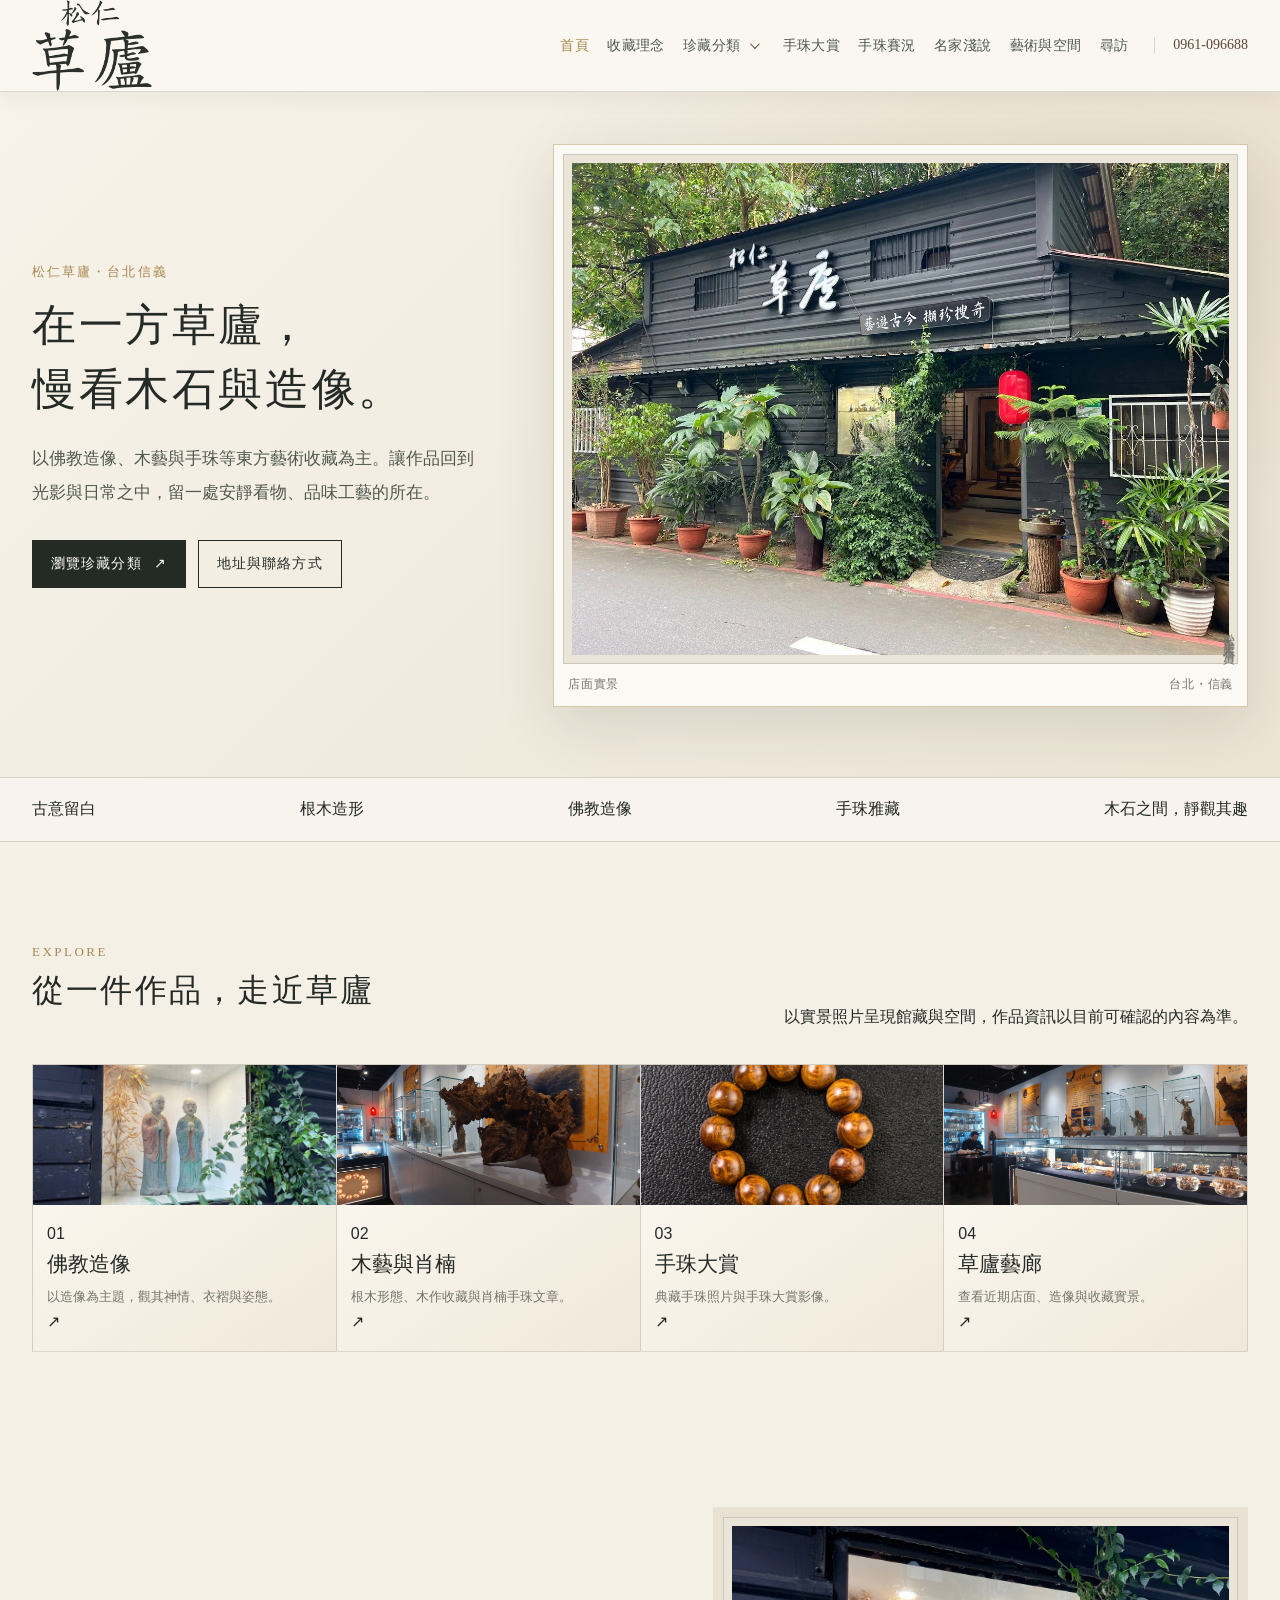
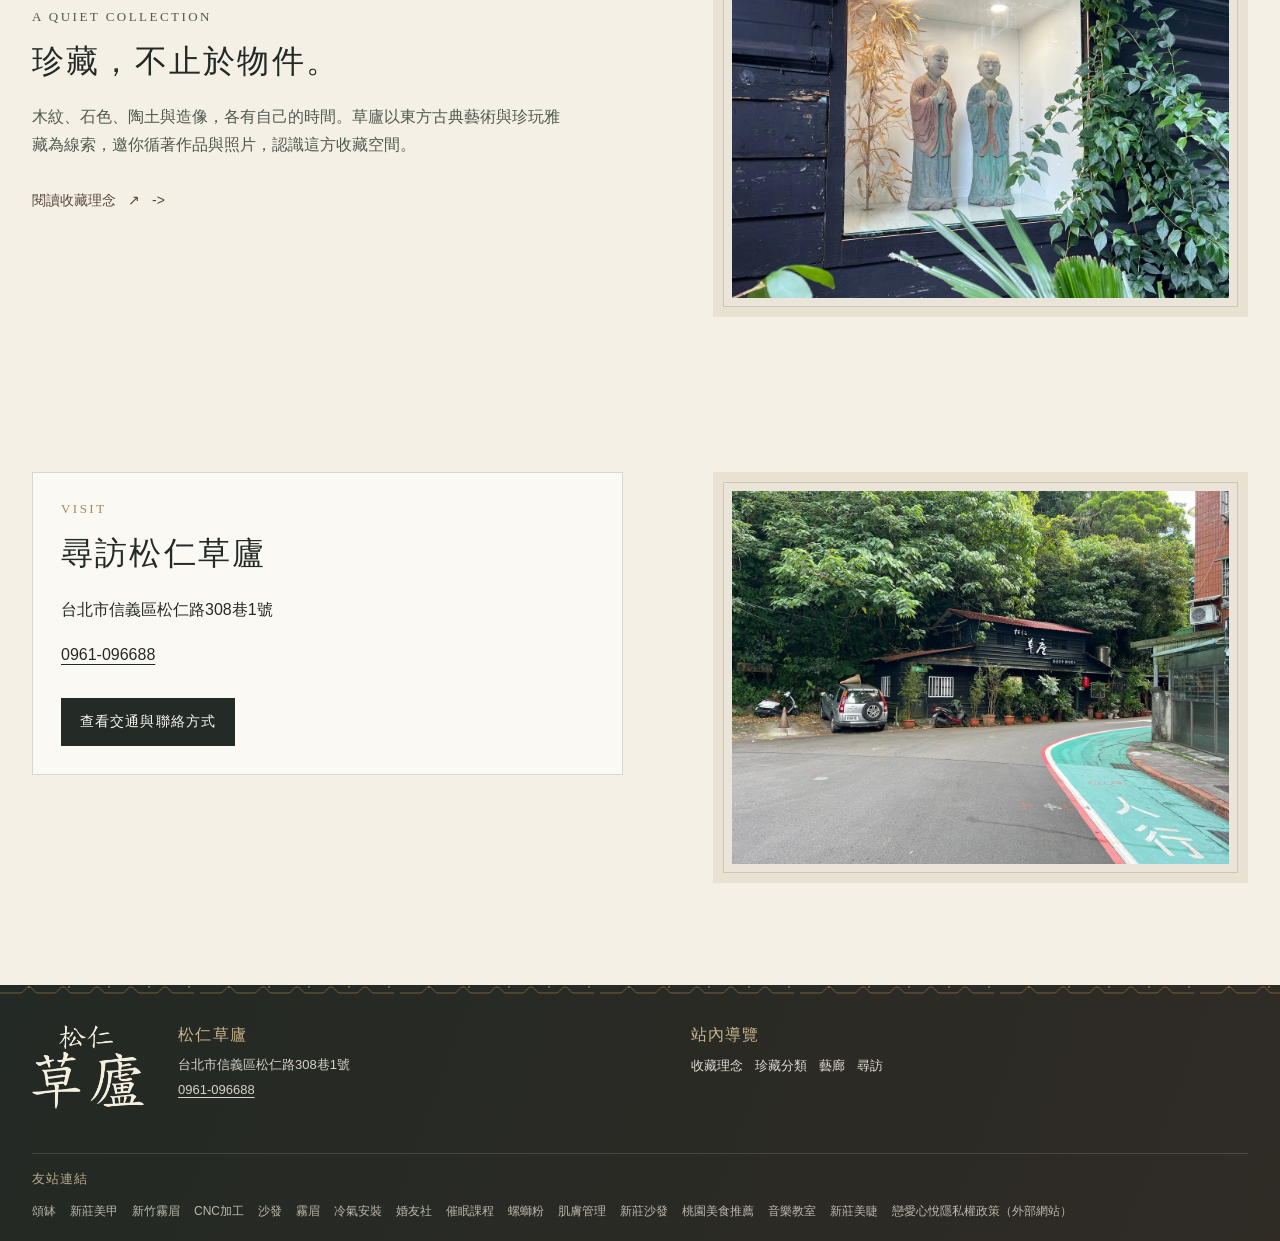
<file: index.html>
<!DOCTYPE html>
<html lang="zh-Hant"><head><meta charset="utf-8"/><meta content="width=device-width, initial-scale=1" name="viewport"/>
<title>松仁草廬｜東方古典藝術・珍玩雅藏</title><meta content="松仁草廬位於台北信義，收藏佛教造像、木藝、肖楠手珠與東方古典藝術。查看館藏實景、手珠影像與尋訪資訊。" name="description"/><meta content="index,follow,max-image-preview:large" name="robots"/>
<link href="https://tsaoloo.github.io/" rel="canonical"/><link href="/favicon.ico" rel="icon" type="image/x-icon"/><link href="/favicon.png" rel="icon" type="image/png"/><link href="/assets/css/site.css?v=20261017-w05-r4-footer" rel="stylesheet"/>
<meta content="website" property="og:type"/><meta content="zh_TW" property="og:locale"/><meta content="松仁草廬" property="og:site_name"/><meta content="松仁草廬｜東方古典藝術・珍玩雅藏" property="og:title"/><meta content="松仁草廬位於台北信義，收藏佛教造像、木藝、肖楠手珠與東方古典藝術。查看館藏實景、手珠影像與尋訪資訊。" property="og:description"/><meta content="https://tsaoloo.github.io/" property="og:url"/><meta content="https://tsaoloo.github.io/assets/images/shop-front-sign.webp" property="og:image"/><meta content="summary_large_image" name="twitter:card"/><meta content="松仁草廬｜東方古典藝術・珍玩雅藏" name="twitter:title"/><meta content="松仁草廬位於台北信義，收藏佛教造像、木藝、肖楠手珠與東方古典藝術。查看館藏實景、手珠影像與尋訪資訊。" name="twitter:description"/><meta content="https://tsaoloo.github.io/assets/images/shop-front-sign.webp" name="twitter:image"/><script type="application/ld+json">{"@context":"https://schema.org","@graph":[{"@type":"Organization","@id":"https://tsaoloo.github.io/#organization","name":"松仁草廬","url":"https://tsaoloo.github.io/","logo":"https://tsaoloo.github.io/assets/brand/logo-primary.png","telephone":"0961-096688","address":{"@type":"PostalAddress","streetAddress":"松仁路308巷1號","addressLocality":"信義區","addressRegion":"台北市","addressCountry":"TW"}},{"@type":"Store","@id":"https://tsaoloo.github.io/#store","name":"松仁草廬","url":"https://tsaoloo.github.io/","telephone":"0961-096688","address":{"@type":"PostalAddress","streetAddress":"松仁路308巷1號","addressLocality":"信義區","addressRegion":"台北市","addressCountry":"TW"}},{"@type":"WebSite","@id":"https://tsaoloo.github.io/#website","name":"松仁草廬","url":"https://tsaoloo.github.io/","inLanguage":"zh-Hant"}]}</script>
</head><body><a class="skip-link" href="#main">跳至主要內容</a><header class="site-header"><div class="wrap header-inner"><a aria-label="松仁草廬首頁" class="brand" href="/"><img alt="松仁草廬標誌" height="620" src="/assets/brand/logo-primary.png" width="822"/></a><button aria-controls="main-nav" aria-expanded="false" class="menu-toggle" type="button"><span aria-hidden="true" class="menu-mark"><span></span><span></span></span><span>選單</span></button><nav aria-label="主要導覽" class="site-nav" id="main-nav"><ul><li><a aria-current="page" href="/">首頁</a></li><li><a href="/about/">收藏理念</a></li><li class="nav-item--submenu"><a href="/collections/">珍藏分類</a><button aria-controls="collection-submenu" aria-expanded="false" aria-label="展開珍藏分類子選單" class="submenu-toggle" type="button"><span aria-hidden="true"></span></button><ul class="nav-submenu" id="collection-submenu"><li><a href="/sculpture/">佛教造像</a></li><li><a href="/wood-art/">木藝與肖楠</a></li><li><a href="/collections/figures/">古典人物造像</a></li></ul></li><li><a href="/bead-awards/">手珠大賞</a></li><li><a href="/bead-contest/">手珠賽況</a></li><li><a href="/artists/">名家淺說</a></li><li><a href="/gallery/">藝術與空間</a></li><li><a href="/visit/">尋訪</a></li></ul></nav><a aria-label="致電松仁草廬 0961-096688" class="header-phone" href="tel:+886961096688">0961-096688</a></div></header><main class="page-main page-main--home" id="main"><section class="home-hero"><div class="wrap hero-grid"><div class="hero-copy"><p class="eyebrow">松仁草廬・台北信義</p><h1 class="hero-title">在一方草廬，<br/>慢看木石與造像。</h1><p class="lead">以佛教造像、木藝與手珠等東方藝術收藏為主。讓作品回到光影與日常之中，留一處安靜看物、品味工藝的所在。</p><div class="hero-links"><a class="button-link" href="/collections/">瀏覽珍藏分類 <span aria-hidden="true">&nearrow;</span></a><a class="button-link button-link--quiet" href="/visit/">地址與聯絡方式</a></div></div><figure class="hero-photo"><button aria-label="放大查看：店面實景・台北信義" class="media-trigger" data-alt="松仁草廬店面與木質招牌" data-caption="店面實景・台北信義" data-full="/assets/images/shop-front-sign.webp" type="button"><img alt="松仁草廬店面與木質招牌" decoding="async" fetchpriority="high" height="960" loading="eager" src="/assets/images/shop-front-sign.webp" width="1280"/></button><figcaption><span>店面實景</span><span>台北・信義</span></figcaption><span class="hero-side-note">松仁草廬・木石清賞</span></figure></div></section><section class="intro-strip"><div class="wrap intro-strip-inner"><span>古意留白</span><span>根木造形</span><span>佛教造像</span><span>手珠雅藏</span><span>木石之間，靜觀其趣</span></div></section><section class="section"><div class="wrap"><div class="section-topline"><div><p class="section-kicker">EXPLORE</p><h2 class="section-heading">從一件作品，走近草廬</h2></div><p>以實景照片呈現館藏與空間，作品資訊以目前可確認的內容為準。</p></div><div class="category-grid"><a class="category-link" href="/sculpture/"><span class="category-thumb"><img alt="窗前成對造像" decoding="async" height="960" loading="lazy" src="/assets/images/paired-figures-window.webp" width="1280"/></span><span class="card-number">01</span><h3>佛教造像</h3><p>以造像為主題，觀其神情、衣褶與姿態。</p><span aria-hidden="true" class="card-arrow">&nearrow;</span></a><a class="category-link" href="/wood-art/"><span class="category-thumb"><img alt="根木雕塑收藏" decoding="async" height="1350" loading="lazy" src="/assets/images/archive-root-sculpture.webp" width="2400"/></span><span class="card-number">02</span><h3>木藝與肖楠</h3><p>根木形態、木作收藏與肖楠手珠文章。</p><span aria-hidden="true" class="card-arrow">&nearrow;</span></a><a class="category-link" href="/bead-awards/"><span class="category-thumb"><img alt="手珠作品影像" decoding="async" height="533" loading="lazy" src="/assets/images/bead-award-04.webp" width="800"/></span><span class="card-number">03</span><h3>手珠大賞</h3><p>典藏手珠照片與手珠大賞影像。</p><span aria-hidden="true" class="card-arrow">&nearrow;</span></a><a class="category-link" href="/gallery/"><span class="category-thumb"><img alt="收藏展示空間" decoding="async" height="1350" loading="lazy" src="/assets/images/archive-interior-wide.webp" width="2400"/></span><span class="card-number">04</span><h3>草廬藝廊</h3><p>查看近期店面、造像與收藏實景。</p><span aria-hidden="true" class="card-arrow">&nearrow;</span></a></div></div></section><section class="section section--compact"><div class="wrap split-feature"><div class="feature-copy"><p class="section-kicker">A QUIET COLLECTION</p><h2 class="section-heading">珍藏，不止於物件。</h2><p>木紋、石色、陶土與造像，各有自己的時間。草廬以東方古典藝術與珍玩雅藏為線索，邀你循著作品與照片，認識這方收藏空間。</p><a class="text-link" href="/about/">閱讀收藏理念 <span aria-hidden="true">&nearrow;</span></a></div><figure class="feature-media"><button aria-label="放大查看：造像與窗光" class="media-trigger" data-alt="窗前成對佛教造像與植物" data-caption="造像與窗光" data-full="/assets/images/paired-figures-window.webp" type="button"><img alt="窗前成對佛教造像與植物" decoding="async" height="960" loading="lazy" src="/assets/images/paired-figures-window.webp" width="1280"/></button></figure></div></section><section class="section"><div class="wrap visit-panel"><div class="visit-card"><p class="section-kicker">VISIT</p><h2 class="section-heading">尋訪松仁草廬</h2><p>台北市信義區松仁路308巷1號</p><p><a href="tel:+886961096688">0961-096688</a></p><a class="button-link" href="/visit/">查看交通與聯絡方式</a></div><figure class="feature-media"><button aria-label="放大查看：街區實景" class="media-trigger" data-alt="台北信義街道與松仁草廬所在街區" data-caption="街區實景" data-full="/assets/images/shop-approach.webp" type="button"><img alt="台北信義街道與松仁草廬所在街區" decoding="async" height="960" loading="lazy" src="/assets/images/shop-approach.webp" width="1280"/></button></figure></div></section></main><footer class="site-footer"><div class="wrap"><div class="footer-main"><div class="footer-brand"><a aria-label="松仁草廬首頁" class="footer-logo" href="/"><img alt="松仁草廬標誌" height="620" src="/assets/brand/logo-white.png" width="822"/></a></div><div><h2 class="footer-title">松仁草廬</h2><p>台北市信義區松仁路308巷1號<br/><a href="tel:+886961096688">0961-096688</a></p></div><div><h2 class="footer-title">站內導覽</h2><nav aria-label="頁尾導覽" class="footer-links"><a href="/about/">收藏理念</a><a href="/collections/">珍藏分類</a><a href="/gallery/">藝廊</a><a href="/visit/">尋訪</a></nav></div></div><nav class="footer-friends" aria-label="友站連結"><h2 class="footer-title">友站連結</h2><ul class="footer-friend-links"><li><a href="https://pssbrbowl.org" target="_blank" rel="noopener noreferrer nofollow">頌缽</a></li><li><a href="https://www.google.com/maps/place/?q=place_id:ChIJsQQHkNinQjQRCzCgK-JzXiY" target="_blank" rel="noopener noreferrer nofollow">新莊美甲</a></li><li><a href="https://g.page/r/CXx5SwpMJtznEBM" target="_blank" rel="noopener noreferrer nofollow">新竹霧眉</a></li><li><a href="https://shang-yang.com" target="_blank" rel="noopener noreferrer nofollow">CNC加工</a></li><li><a href="https://www.facebook.com/SleepCatcherBeddding/" target="_blank" rel="noopener noreferrer nofollow">沙發</a></li><li><a href="https://www.facebook.com/frenchcarmenn" target="_blank" rel="noopener noreferrer nofollow">霧眉</a></li><li><a href="https://anj0962092082.com" target="_blank" rel="noopener noreferrer nofollow">冷氣安裝</a></li><li><a href="https://onlovebox.com" target="_blank" rel="noopener noreferrer nofollow">婚友社</a></li><li><a href="https://exploremind.org" target="_blank" rel="noopener noreferrer nofollow">催眠課程</a></li><li><a href="https://heshen-food.com" target="_blank" rel="noopener noreferrer nofollow">螺螄粉</a></li><li><a href="https://siaoshihsi.com" target="_blank" rel="noopener noreferrer nofollow">肌膚管理</a></li><li><a href="https://g.page/r/CUb0WNqMrpZCEBM/" target="_blank" rel="noopener noreferrer nofollow">新莊沙發</a></li><li><a href="https://www.google.com/maps/place/?q=place_id:ChIJ4z7BoC0jaDQRovf6pnd_3uE" target="_blank" rel="noopener noreferrer nofollow">桃園美食推薦</a></li><li><a href="https://aikomusic.github.io" target="_blank" rel="noopener noreferrer nofollow">音樂教室</a></li><li><a href="https://soeyemei.com" target="_blank" rel="noopener noreferrer nofollow">新莊美睫</a></li><li><a href="https://onlovebox.com/privacy-policy/" target="_blank" rel="noopener noreferrer nofollow">戀愛心悅隱私權政策（外部網站）</a></li></ul></nav></div></footer><dialog aria-label="藏品照片放大檢視" class="lightbox" id="lightbox"><figure class="lightbox-inner"><button aria-label="關閉圖片" class="lightbox-close" type="button">關閉</button><img alt=""/><figcaption></figcaption></figure></dialog><script defer="" src="/assets/js/site.js?v=20261017-w05-r4"></script></body></html>
</file>
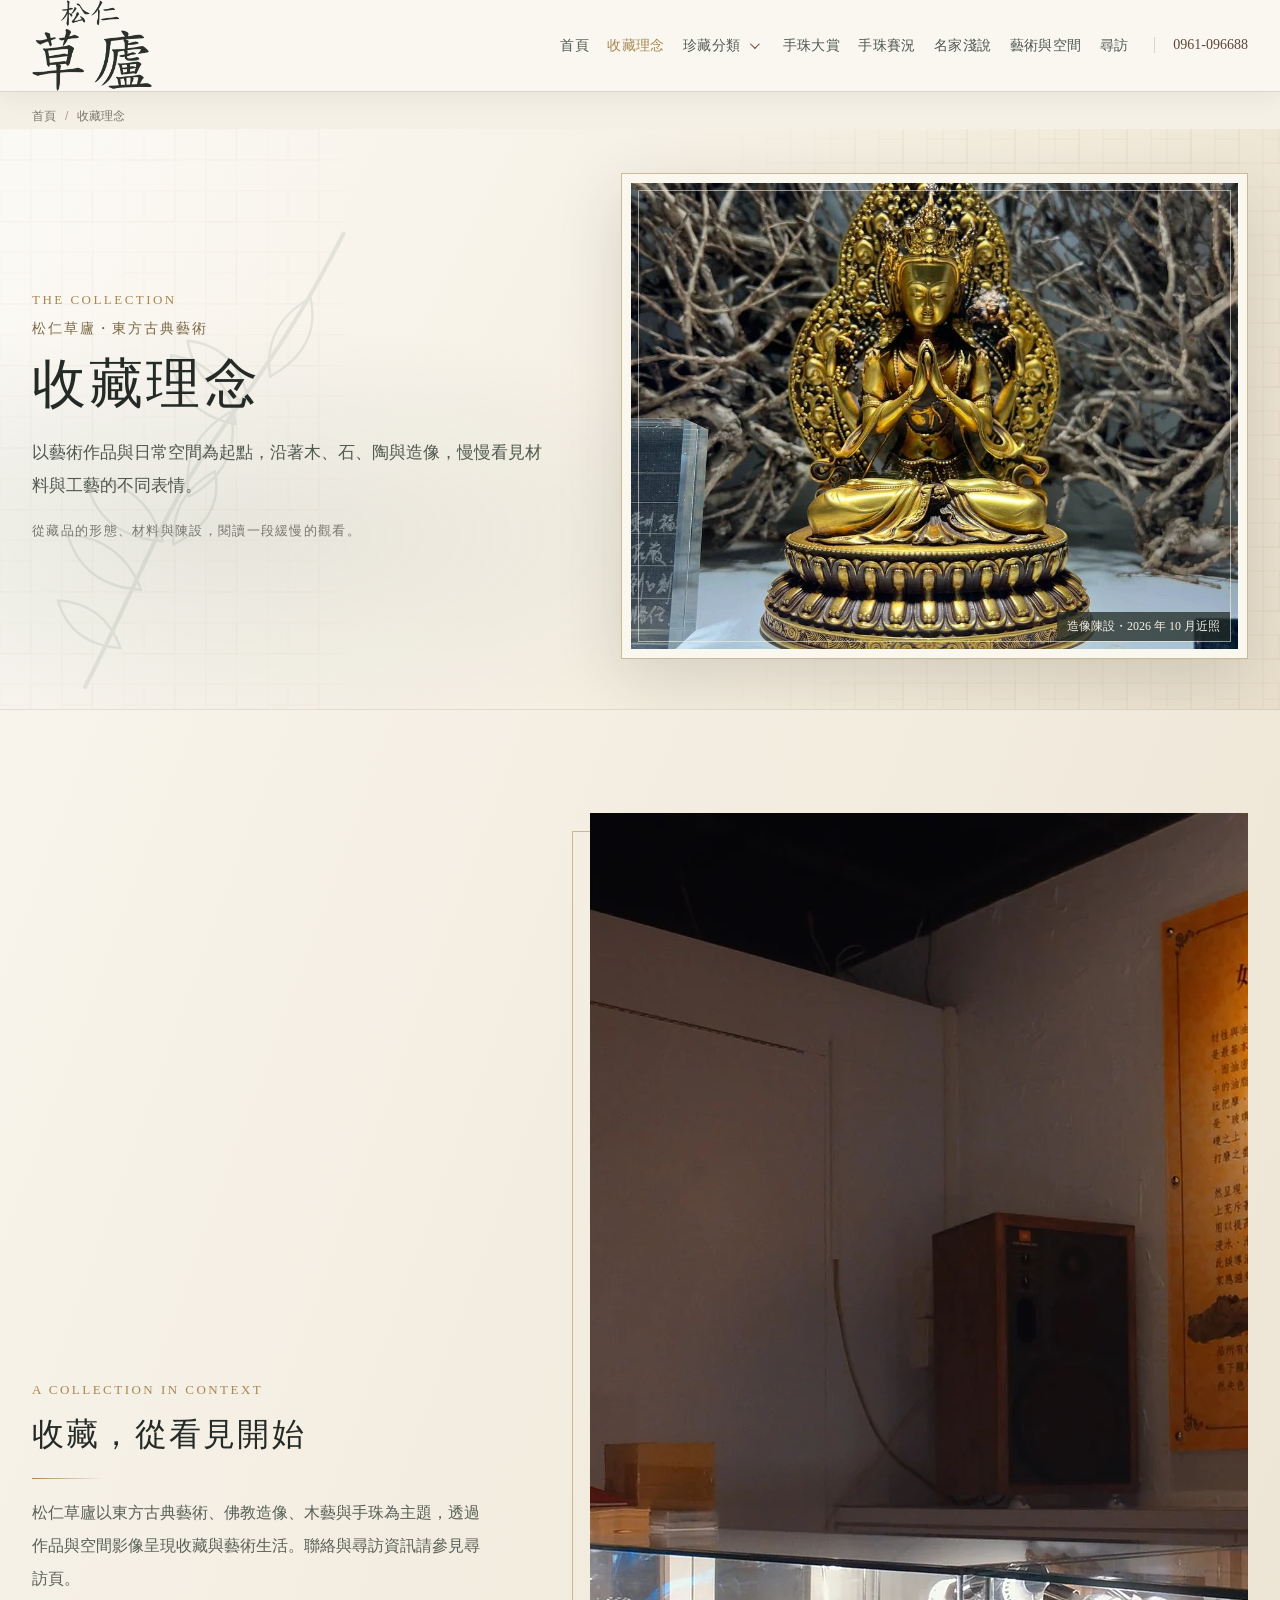
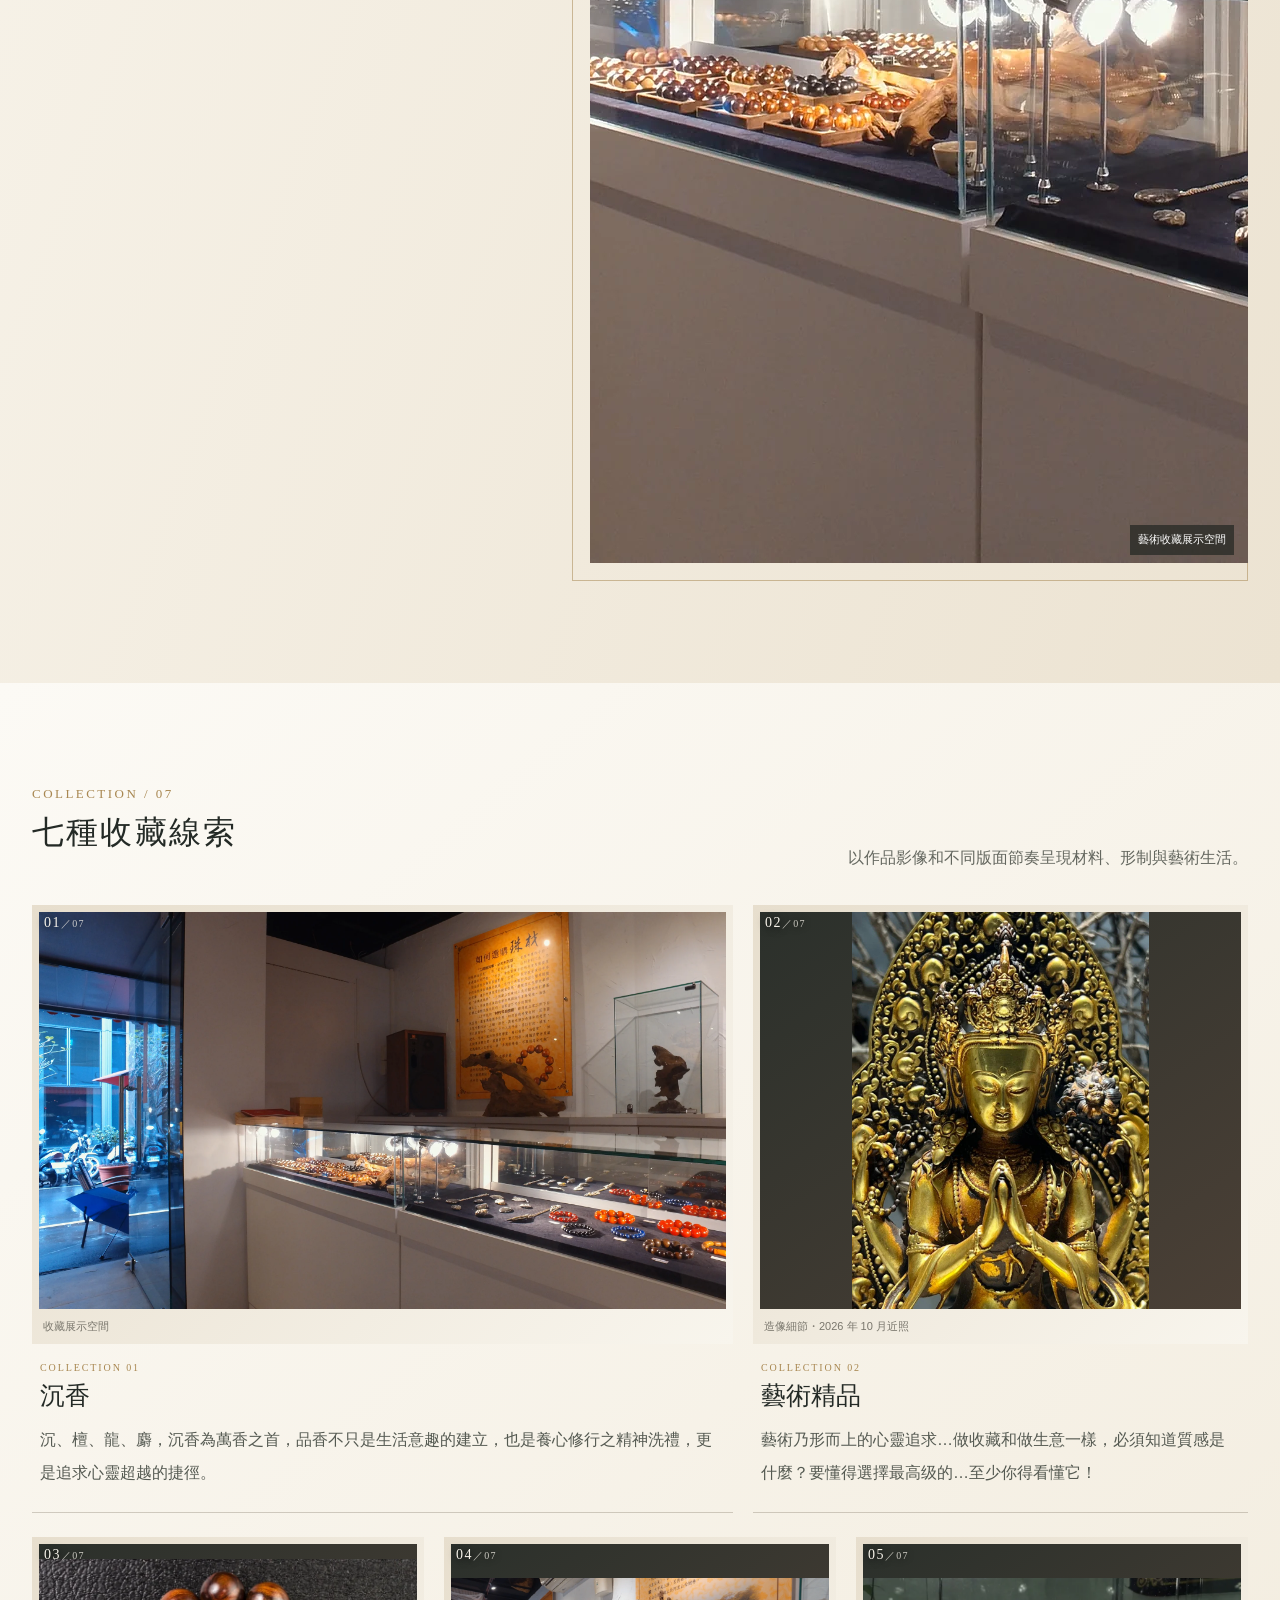
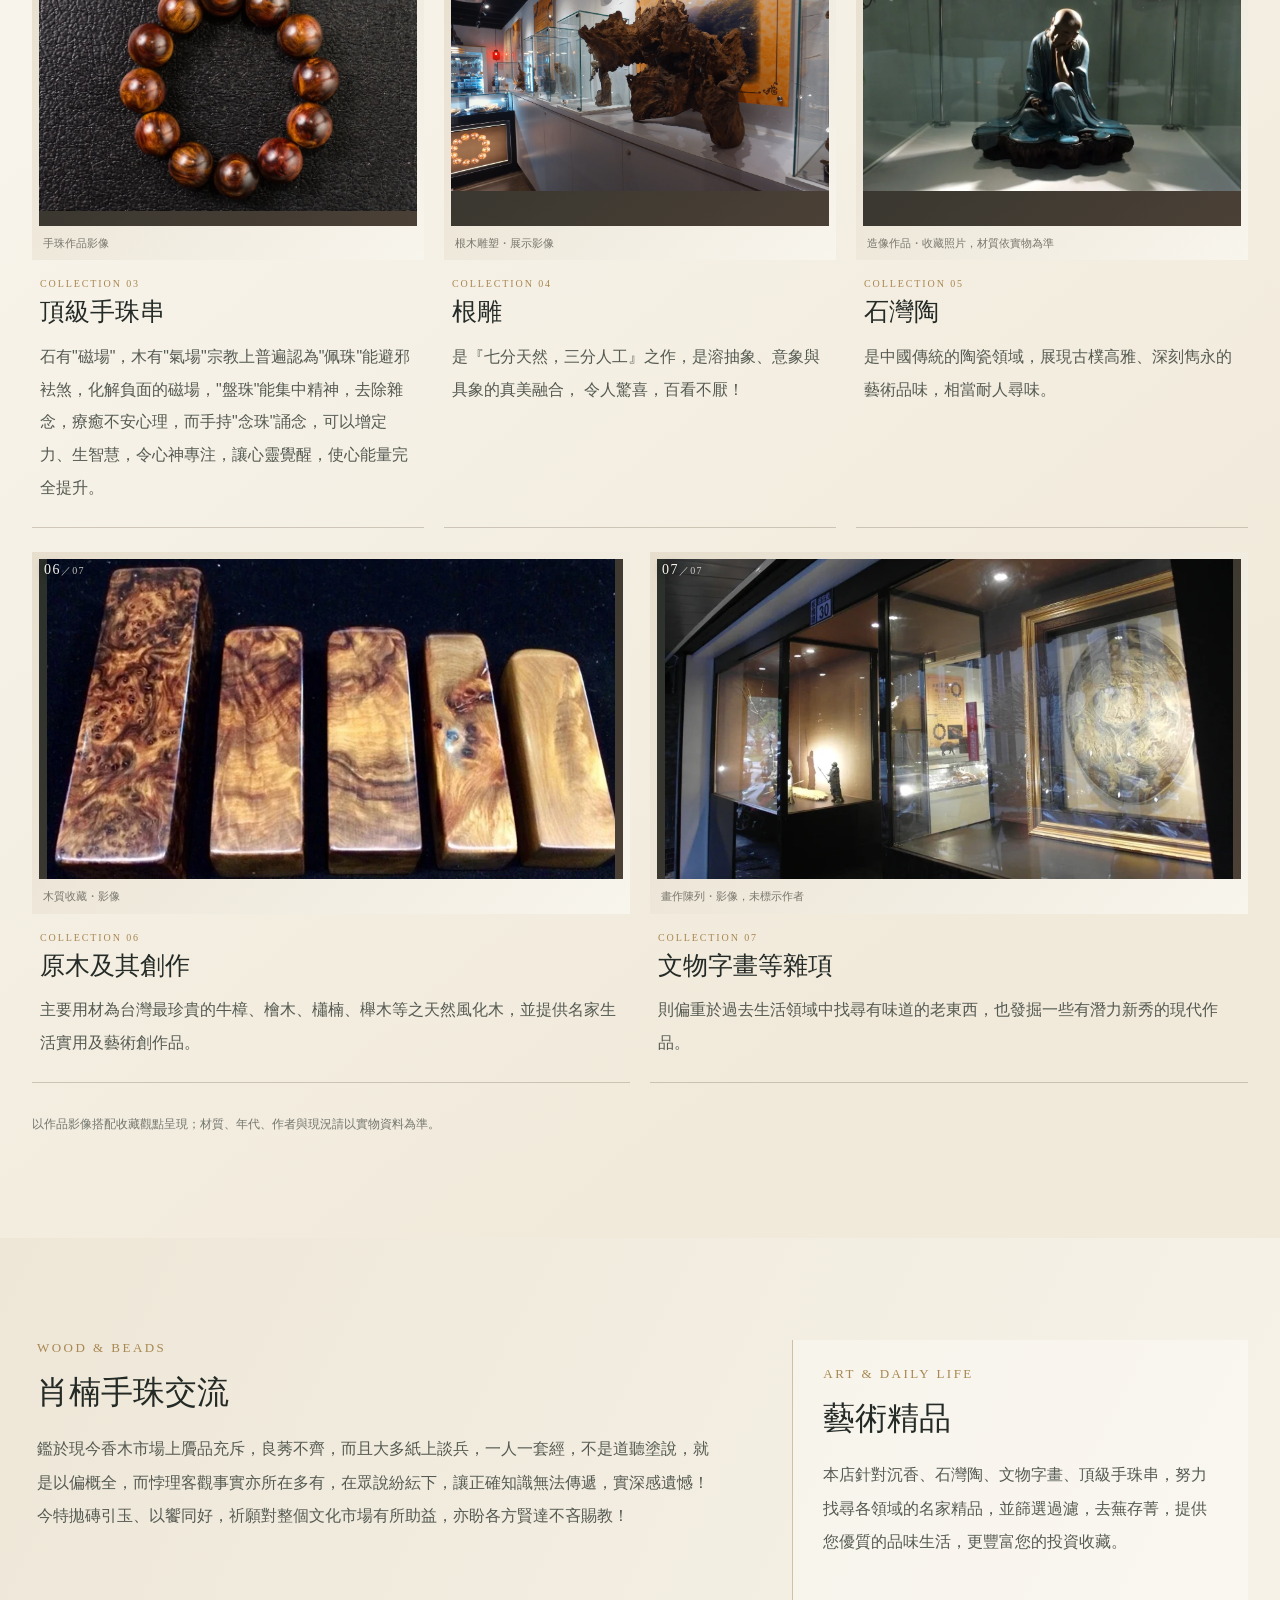
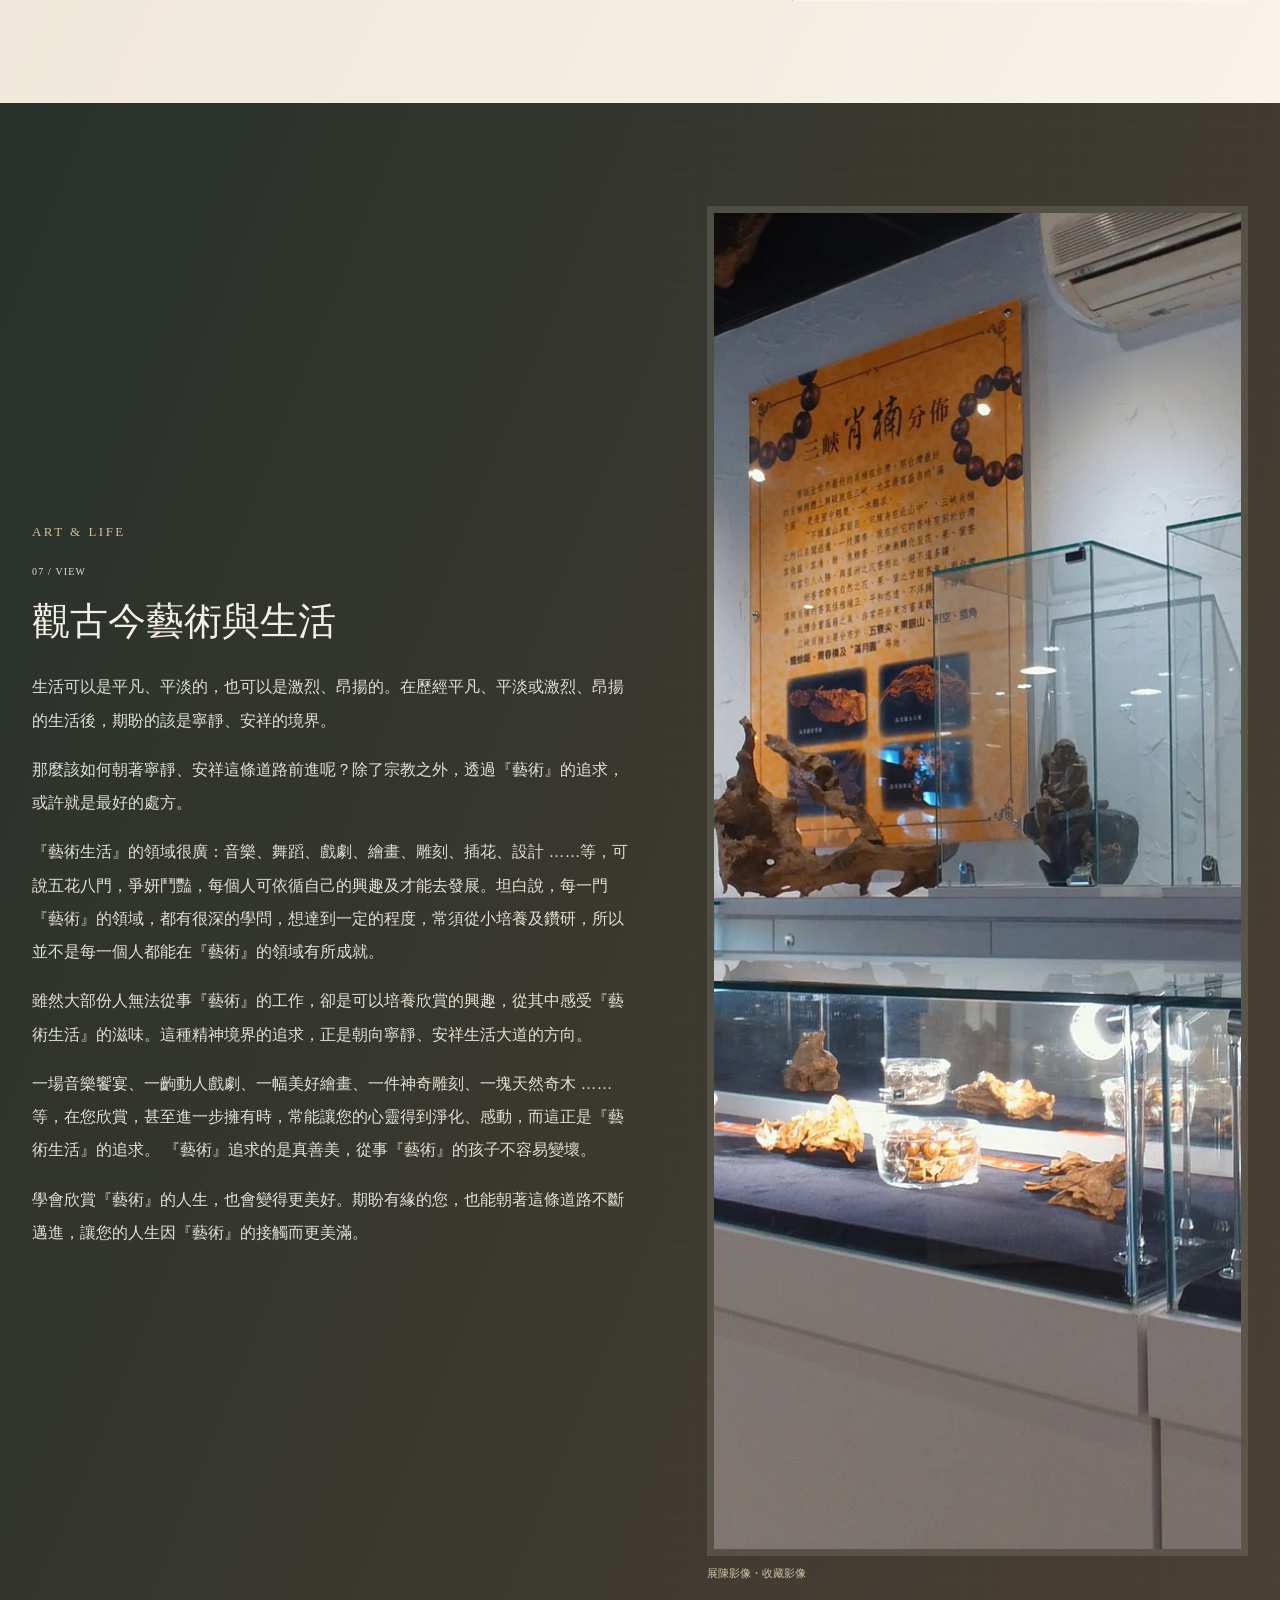
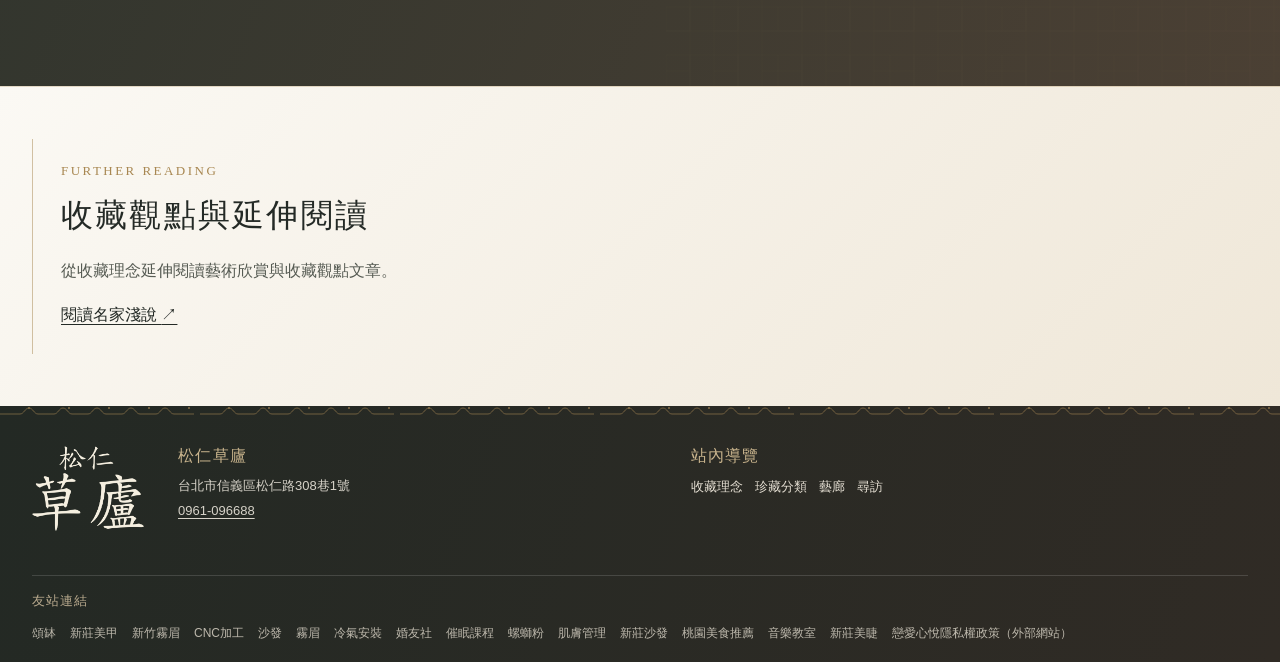
<file: about/index.html>
<!DOCTYPE html>
<html lang="zh-Hant"><head><meta charset="utf-8"/><meta content="width=device-width, initial-scale=1" name="viewport"/>
<title>收藏理念｜松仁草廬</title><meta content="認識松仁草廬的收藏方向，瀏覽沉香、石灣陶、根雕、原木、手珠與藝術生活主題。" name="description"/><meta content="index,follow,max-image-preview:large" name="robots"/>
<link href="https://tsaoloo.github.io/about/" rel="canonical"/><link href="/favicon.ico" rel="icon" type="image/x-icon"/><link href="/favicon.png" rel="icon" type="image/png"/><link href="/assets/css/site.css?v=20261017-w05-r4-footer" rel="stylesheet"/>
<meta content="website" property="og:type"/><meta content="zh_TW" property="og:locale"/><meta content="松仁草廬" property="og:site_name"/><meta content="收藏理念｜松仁草廬" property="og:title"/><meta content="認識松仁草廬的收藏方向，瀏覽沉香、石灣陶、根雕、原木、手珠與藝術生活主題。" property="og:description"/><meta content="https://tsaoloo.github.io/about/" property="og:url"/><meta content="https://tsaoloo.github.io/assets/images/shop-front-sign.webp" property="og:image"/><meta content="summary_large_image" name="twitter:card"/><meta content="收藏理念｜松仁草廬" name="twitter:title"/><meta content="認識松仁草廬的收藏方向，瀏覽沉香、石灣陶、根雕、原木、手珠與藝術生活主題。" name="twitter:description"/><meta content="https://tsaoloo.github.io/assets/images/shop-front-sign.webp" name="twitter:image"/><script type="application/ld+json">{"@context":"https://schema.org","@type":"BreadcrumbList","itemListElement":[{"@type":"ListItem","position":1,"name":"首頁","item":"https://tsaoloo.github.io/"},{"@type":"ListItem","position":2,"name":"收藏理念","item":"https://tsaoloo.github.io/about/"}]}</script>
</head><body><a class="skip-link" href="#main">跳至主要內容</a><header class="site-header"><div class="wrap header-inner"><a aria-label="松仁草廬首頁" class="brand" href="/"><img alt="松仁草廬標誌" height="620" src="/assets/brand/logo-primary.png" width="822"/></a><button aria-controls="main-nav" aria-expanded="false" class="menu-toggle" type="button"><span aria-hidden="true" class="menu-mark"><span></span><span></span></span><span>選單</span></button><nav aria-label="主要導覽" class="site-nav" id="main-nav"><ul><li><a href="/">首頁</a></li><li><a aria-current="page" href="/about/">收藏理念</a></li><li class="nav-item--submenu"><a href="/collections/">珍藏分類</a><button aria-controls="collection-submenu" aria-expanded="false" aria-label="展開珍藏分類子選單" class="submenu-toggle" type="button"><span aria-hidden="true"></span></button><ul class="nav-submenu" id="collection-submenu"><li><a href="/sculpture/">佛教造像</a></li><li><a href="/wood-art/">木藝與肖楠</a></li><li><a href="/collections/figures/">古典人物造像</a></li></ul></li><li><a href="/bead-awards/">手珠大賞</a></li><li><a href="/bead-contest/">手珠賽況</a></li><li><a href="/artists/">名家淺說</a></li><li><a href="/gallery/">藝術與空間</a></li><li><a href="/visit/">尋訪</a></li></ul></nav><a aria-label="致電松仁草廬 0961-096688" class="header-phone" href="tel:+886961096688">0961-096688</a></div></header><main class="page-main page-main--about" id="main"><nav aria-label="麵包屑導覽" class="breadcrumbs"><ol><li><a href="/">首頁</a></li><li aria-current="page">收藏理念</li></ol></nav>
<section class="page-hero page-hero--editorial about-hero"><div class="wrap about-hero-grid"><div class="about-hero-copy"><p class="page-kicker">THE COLLECTION</p><p class="about-brandline">松仁草廬・東方古典藝術</p><h1 class="page-title">收藏理念</h1><span aria-hidden="true" class="text-rule"></span><p class="page-intro">以藝術作品與日常空間為起點，沿著木、石、陶與造像，慢慢看見材料與工藝的不同表情。</p><p class="about-hero-caption">從藏品的形態、材料與陳設，閱讀一段緩慢的觀看。</p></div><figure class="about-hero-photo"><img alt="金色造像與枝影陳設" decoding="async" fetchpriority="high" height="1280" loading="eager" src="/assets/images/gold-figure-context.webp" width="960"/><figcaption>造像陳設・2026 年 10 月近照</figcaption></figure></div></section>
<section class="about-opening section"><div class="wrap about-opening-grid"><div class="about-opening-copy"><p class="section-kicker">A COLLECTION IN CONTEXT</p><h2 class="section-heading">收藏，從看見開始</h2><div aria-hidden="true" class="text-rule"></div><p>松仁草廬以東方古典藝術、佛教造像、木藝與手珠為主題，透過作品與空間影像呈現收藏與藝術生活。聯絡與尋訪資訊請參見尋訪頁。</p></div><figure class="about-opening-photo"><img alt="收藏與手珠展陳空間" decoding="async" height="1350" loading="lazy" src="/assets/images/archive-gallery-wide.webp" width="2400"/><figcaption>藝術收藏展示空間</figcaption></figure></div></section>
<section class="about-topics section section--paper"><div class="wrap"><div class="section-topline"><div><p class="section-kicker">COLLECTION / 07</p><h2 class="section-heading">七種收藏線索</h2></div><p class="section-lead">以作品影像和不同版面節奏呈現材料、形制與藝術生活。</p></div><div class="about-topic-grid"><article class="about-topic about-topic--01"><div class="about-topic-index">01<span>／07</span></div><figure class="about-topic-photo"><img alt="收藏展示影像" decoding="async" height="1350" loading="lazy" src="/assets/images/archive-gallery-wide.webp" width="2400"/><figcaption>收藏展示空間</figcaption></figure><div class="about-topic-copy"><p class="section-kicker">COLLECTION 01</p><h3>沉香</h3><p>沉、檀、龍、麝，沉香為萬香之首，品香不只是生活意趣的建立，也是養心修行之精神洗禮，更是追求心靈超越的捷徑。</p></div></article><article class="about-topic about-topic--02"><div class="about-topic-index">02<span>／07</span></div><figure class="about-topic-photo"><img alt="金色造像局部近照" decoding="async" height="1280" loading="lazy" src="/assets/images/gold-figure-detail.webp" width="960"/><figcaption>造像細節・2026 年 10 月近照</figcaption></figure><div class="about-topic-copy"><p class="section-kicker">COLLECTION 02</p><h3>藝術精品</h3><p>藝術乃形而上的心靈追求&hellip;做收藏和做生意一樣，必須知道質感是什麼？要懂得選擇最高级的&hellip;至少你得看懂它！</p></div></article><article class="about-topic about-topic--03"><div class="about-topic-index">03<span>／07</span></div><figure class="about-topic-photo"><img alt="手珠作品影像" decoding="async" height="533" loading="lazy" src="/assets/images/bead-award-08.webp" width="800"/><figcaption>手珠作品影像</figcaption></figure><div class="about-topic-copy"><p class="section-kicker">COLLECTION 03</p><h3>頂級手珠串</h3><p>石有"磁場"，木有"氣場"宗教上普遍認為"佩珠"能避邪袪煞，化解負面的磁場，"盤珠"能集中精神，去除雜念，療癒不安心理，而手持"念珠"誦念，可以增定力、生智慧，令心神專注，讓心靈覺醒，使心能量完全提升。</p></div></article><article class="about-topic about-topic--04"><div class="about-topic-index">04<span>／07</span></div><figure class="about-topic-photo"><img alt="根木形態雕塑展示" decoding="async" height="1350" loading="lazy" src="/assets/images/archive-root-sculpture.webp" width="2400"/><figcaption>根木雕塑・展示影像</figcaption></figure><div class="about-topic-copy"><p class="section-kicker">COLLECTION 04</p><h3>根雕</h3><p>是『七分天然，三分人工』之作，是溶抽象、意象與具象的真美融合， 令人驚喜，百看不厭！</p></div></article><article class="about-topic about-topic--05"><div class="about-topic-index">05<span>／07</span></div><figure class="about-topic-photo"><img alt="藍綠人物造像" decoding="async" height="480" loading="lazy" src="/assets/images/blue-green-figure.webp" width="853"/><figcaption>造像作品・收藏照片，材質依實物為準</figcaption></figure><div class="about-topic-copy"><p class="section-kicker">COLLECTION 05</p><h3>石灣陶</h3><p>是中國傳統的陶瓷領域，展現古樸高雅、深刻雋永的藝術品味，相當耐人尋味。</p></div></article><article class="about-topic about-topic--06"><div class="about-topic-index">06<span>／07</span></div><figure class="about-topic-photo"><img alt="木質小品紋理" decoding="async" height="480" loading="lazy" src="/assets/images/archive-wood-tablets.webp" width="853"/><figcaption>木質收藏・影像</figcaption></figure><div class="about-topic-copy"><p class="section-kicker">COLLECTION 06</p><h3>原木及其創作</h3><p>主要用材為台灣最珍貴的牛樟、檜木、櫹楠、櫸木等之天然風化木，並提供名家生活實用及藝術創作品。</p></div></article><article class="about-topic about-topic--07"><div class="about-topic-index">07<span>／07</span></div><figure class="about-topic-photo"><img alt="展場中的繪畫作品" decoding="async" height="480" loading="lazy" src="/assets/images/archive-painted-work.webp" width="853"/><figcaption>畫作陳列・影像，未標示作者</figcaption></figure><div class="about-topic-copy"><p class="section-kicker">COLLECTION 07</p><h3>文物字畫等雜項</h3><p>則偏重於過去生活領域中找尋有味道的老東西，也發掘一些有潛力新秀的現代作品。</p></div></article></div><p class="disclaimer">以作品影像搭配收藏觀點呈現；材質、年代、作者與現況請以實物資料為準。</p></div></section>
<section class="about-exchange section"><div class="wrap about-exchange-grid"><article class="about-exchange-lead"><p class="section-kicker">WOOD &amp; BEADS</p><h2>肖楠手珠交流</h2><span aria-hidden="true" class="text-rule"></span><p>鑑於現今香木市場上贗品充斥，良莠不齊，而且大多紙上談兵，一人一套經，不是道聽塗說，就是以偏概全，而悖理客觀事實亦所在多有，在眾說紛紜下，讓正確知識無法傳遞，實深感遺憾！今特拋磚引玉、以饗同好，祈願對整個文化市場有所助益，亦盼各方賢達不吝賜教！</p></article><article class="about-exchange-note"><p class="section-kicker">ART &amp; DAILY LIFE</p><h2>藝術精品</h2><p>本店針對沉香、石灣陶、文物字畫、頂級手珠串，努力找尋各領域的名家精品，並篩選過濾，去蕪存菁，提供您優質的品味生活，更豐富您的投資收藏。</p></article></div></section>
<section class="about-life section"><div class="wrap about-life-grid"><div class="about-life-copy"><p class="section-kicker">ART &amp; LIFE</p><p class="chapter">07 / VIEW</p><h2>觀古今藝術與生活</h2><p>生活可以是平凡、平淡的，也可以是激烈、昂揚的。在歷經平凡、平淡或激烈、昂揚的生活後，期盼的該是寧靜、安祥的境界。</p><p>那麼該如何朝著寧靜、安祥這條道路前進呢？除了宗教之外，透過『藝術』的追求，或許就是最好的處方。</p><p>『藝術生活』的領域很廣：音樂、舞蹈、戲劇、繪畫、雕刻、插花、設計 &hellip;&hellip;等，可說五花八門，爭妍鬥豔，每個人可依循自己的興趣及才能去發展。坦白說，每一門『藝術』的領域，都有很深的學問，想達到一定的程度，常須從小培養及鑽研，所以並不是每一個人都能在『藝術』的領域有所成就。</p><p>雖然大部份人無法從事『藝術』的工作，卻是可以培養欣賞的興趣，從其中感受『藝術生活』的滋味。這種精神境界的追求，正是朝向寧靜、安祥生活大道的方向。</p><p>一場音樂饗宴、一齣動人戲劇、一幅美好繪畫、一件神奇雕刻、一塊天然奇木 &hellip;&hellip;等，在您欣賞，甚至進一步擁有時，常能讓您的心靈得到淨化、感動，而這正是『藝術生活』的追求。 『藝術』追求的是真善美，從事『藝術』的孩子不容易變壞。</p><p>學會欣賞『藝術』的人生，也會變得更美好。期盼有緣的您，也能朝著這條道路不斷邁進，讓您的人生因『藝術』的接觸而更美滿。</p></div><figure class="about-life-photo"><img alt="藝術與收藏展示空間" decoding="async" height="1350" loading="lazy" src="/assets/images/archive-interior-wide.webp" width="2400"/><figcaption>展陳影像・收藏影像</figcaption></figure></div></section>
<section class="related-reading section section--compact"><div class="wrap"><p class="section-kicker">FURTHER READING</p><h2 class="section-heading">收藏觀點與延伸閱讀</h2><p>從收藏理念延伸閱讀藝術欣賞與收藏觀點文章。</p><a class="text-link" href="/artists/">閱讀名家淺說 <span aria-hidden="true">&nearrow;</span></a></div></section></main><footer class="site-footer"><div class="wrap"><div class="footer-main"><div class="footer-brand"><a aria-label="松仁草廬首頁" class="footer-logo" href="/"><img alt="松仁草廬標誌" height="620" src="/assets/brand/logo-white.png" width="822"/></a></div><div><h2 class="footer-title">松仁草廬</h2><p>台北市信義區松仁路308巷1號<br/><a href="tel:+886961096688">0961-096688</a></p></div><div><h2 class="footer-title">站內導覽</h2><nav aria-label="頁尾導覽" class="footer-links"><a href="/about/">收藏理念</a><a href="/collections/">珍藏分類</a><a href="/gallery/">藝廊</a><a href="/visit/">尋訪</a></nav></div></div><nav class="footer-friends" aria-label="友站連結"><h2 class="footer-title">友站連結</h2><ul class="footer-friend-links"><li><a href="https://pssbrbowl.org" target="_blank" rel="noopener noreferrer nofollow">頌缽</a></li><li><a href="https://www.google.com/maps/place/?q=place_id:ChIJsQQHkNinQjQRCzCgK-JzXiY" target="_blank" rel="noopener noreferrer nofollow">新莊美甲</a></li><li><a href="https://g.page/r/CXx5SwpMJtznEBM" target="_blank" rel="noopener noreferrer nofollow">新竹霧眉</a></li><li><a href="https://shang-yang.com" target="_blank" rel="noopener noreferrer nofollow">CNC加工</a></li><li><a href="https://www.facebook.com/SleepCatcherBeddding/" target="_blank" rel="noopener noreferrer nofollow">沙發</a></li><li><a href="https://www.facebook.com/frenchcarmenn" target="_blank" rel="noopener noreferrer nofollow">霧眉</a></li><li><a href="https://anj0962092082.com" target="_blank" rel="noopener noreferrer nofollow">冷氣安裝</a></li><li><a href="https://onlovebox.com" target="_blank" rel="noopener noreferrer nofollow">婚友社</a></li><li><a href="https://exploremind.org" target="_blank" rel="noopener noreferrer nofollow">催眠課程</a></li><li><a href="https://heshen-food.com" target="_blank" rel="noopener noreferrer nofollow">螺螄粉</a></li><li><a href="https://siaoshihsi.com" target="_blank" rel="noopener noreferrer nofollow">肌膚管理</a></li><li><a href="https://g.page/r/CUb0WNqMrpZCEBM/" target="_blank" rel="noopener noreferrer nofollow">新莊沙發</a></li><li><a href="https://www.google.com/maps/place/?q=place_id:ChIJ4z7BoC0jaDQRovf6pnd_3uE" target="_blank" rel="noopener noreferrer nofollow">桃園美食推薦</a></li><li><a href="https://aikomusic.github.io" target="_blank" rel="noopener noreferrer nofollow">音樂教室</a></li><li><a href="https://soeyemei.com" target="_blank" rel="noopener noreferrer nofollow">新莊美睫</a></li><li><a href="https://onlovebox.com/privacy-policy/" target="_blank" rel="noopener noreferrer nofollow">戀愛心悅隱私權政策（外部網站）</a></li></ul></nav></div></footer><dialog aria-label="藏品照片放大檢視" class="lightbox" id="lightbox"><figure class="lightbox-inner"><button aria-label="關閉圖片" class="lightbox-close" type="button">關閉</button><img alt=""/><figcaption></figcaption></figure></dialog><script defer="" src="/assets/js/site.js?v=20261017-w05-r4"></script></body></html>
</file>
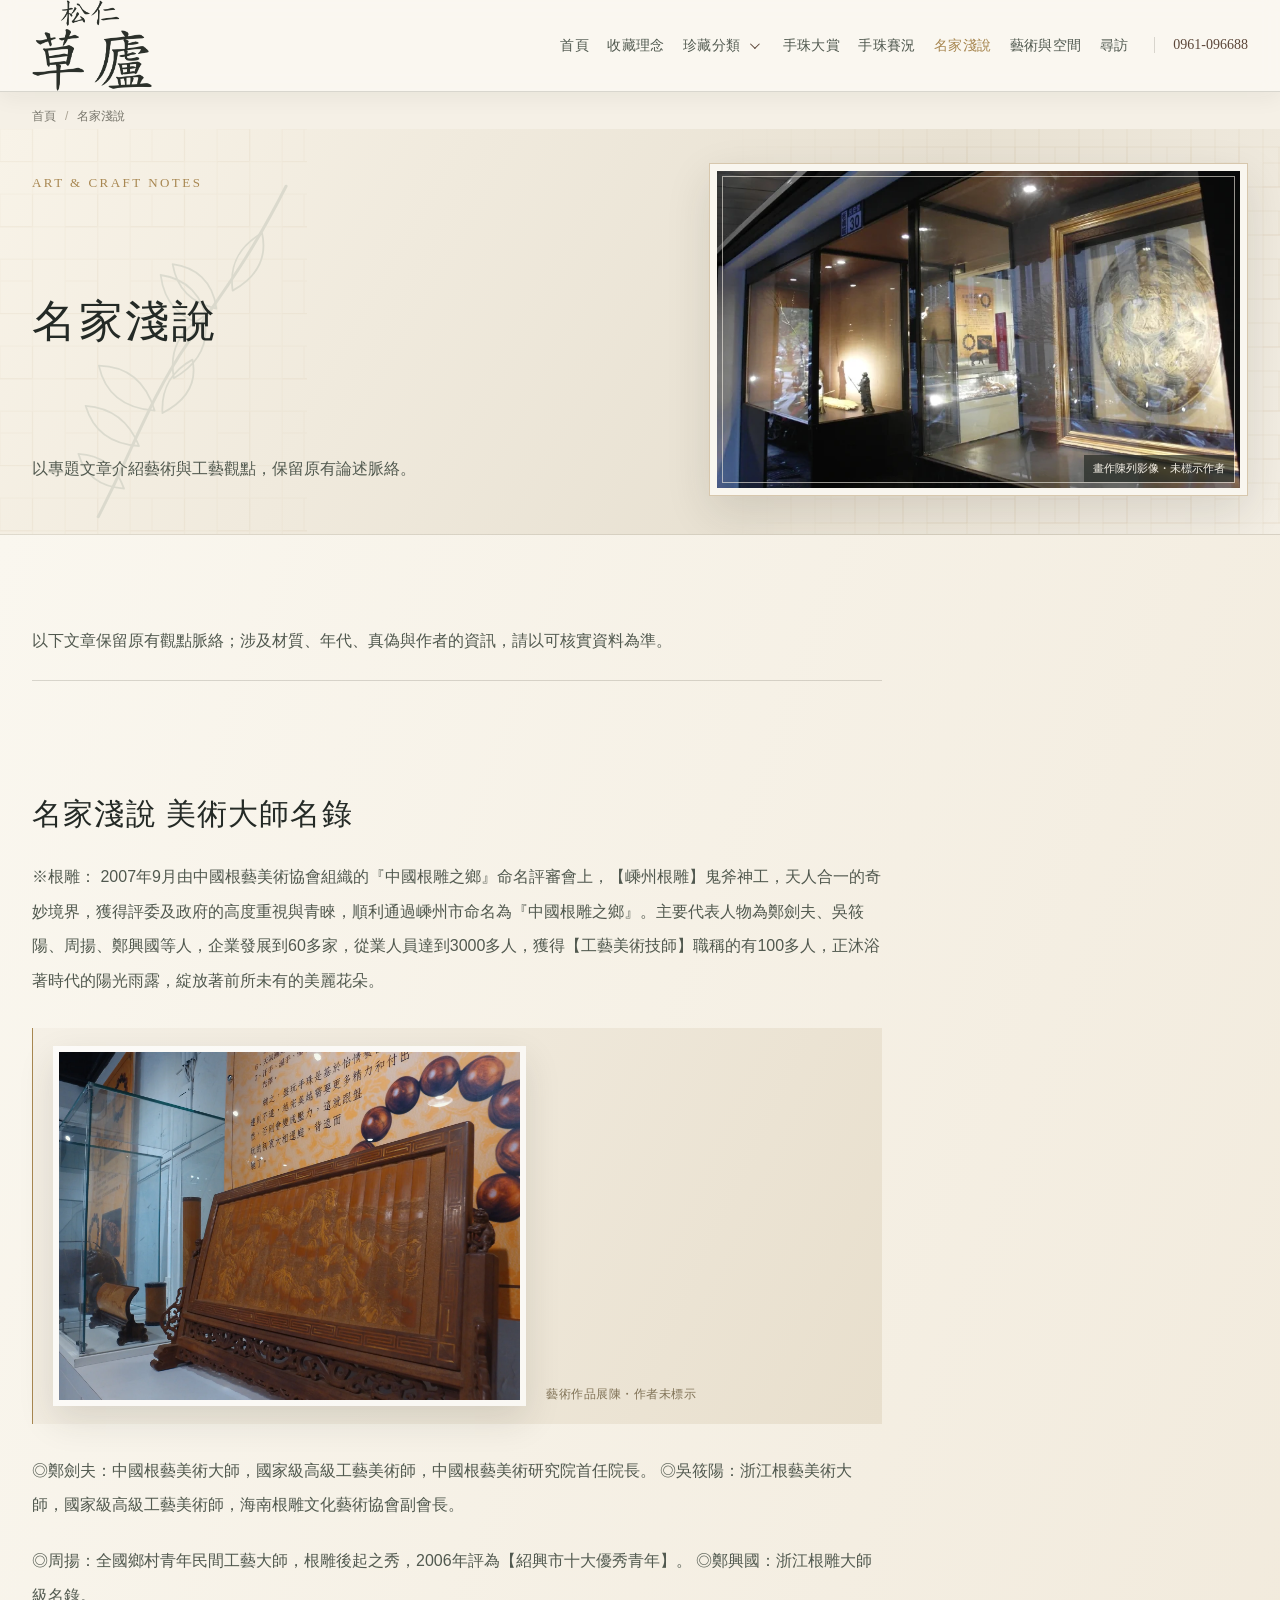
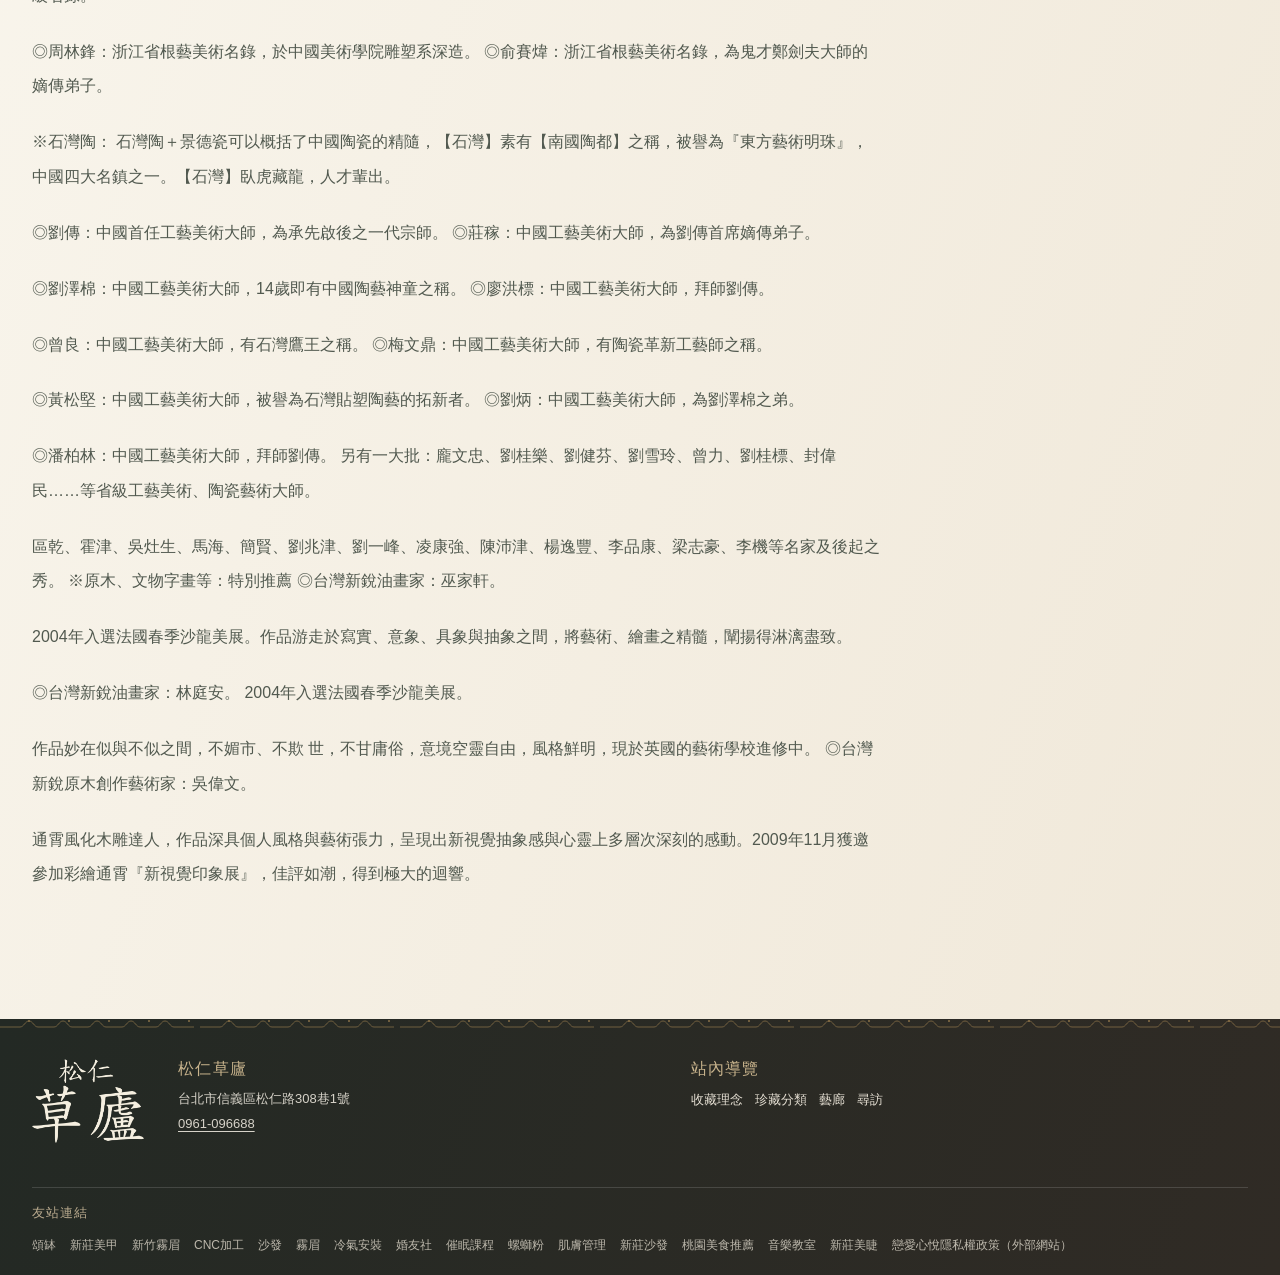
<file: artists/index.html>
<!DOCTYPE html>
<html lang="zh-Hant"><head><meta charset="utf-8"/><meta content="width=device-width, initial-scale=1" name="viewport"/>
<title>名家淺說｜松仁草廬</title><meta content="閱讀松仁草廬藝術與工藝專題，從作品與文字認識古典藝術及收藏觀點。" name="description"/><meta content="index,follow,max-image-preview:large" name="robots"/>
<link href="https://tsaoloo.github.io/artists/" rel="canonical"/><link href="/favicon.ico" rel="icon" type="image/x-icon"/><link href="/favicon.png" rel="icon" type="image/png"/><link href="/assets/css/site.css?v=20261017-w05-r4-footer" rel="stylesheet"/>
<meta content="website" property="og:type"/><meta content="zh_TW" property="og:locale"/><meta content="松仁草廬" property="og:site_name"/><meta content="名家淺說｜松仁草廬" property="og:title"/><meta content="閱讀松仁草廬藝術與工藝專題，從作品與文字認識古典藝術及收藏觀點。" property="og:description"/><meta content="https://tsaoloo.github.io/artists/" property="og:url"/><meta content="https://tsaoloo.github.io/assets/images/shop-front-sign.webp" property="og:image"/><meta content="summary_large_image" name="twitter:card"/><meta content="名家淺說｜松仁草廬" name="twitter:title"/><meta content="閱讀松仁草廬藝術與工藝專題，從作品與文字認識古典藝術及收藏觀點。" name="twitter:description"/><meta content="https://tsaoloo.github.io/assets/images/shop-front-sign.webp" name="twitter:image"/><script type="application/ld+json">{"@context":"https://schema.org","@type":"BreadcrumbList","itemListElement":[{"@type":"ListItem","position":1,"name":"首頁","item":"https://tsaoloo.github.io/"},{"@type":"ListItem","position":2,"name":"名家淺說","item":"https://tsaoloo.github.io/artists/"}]}</script>
</head><body><a class="skip-link" href="#main">跳至主要內容</a><header class="site-header"><div class="wrap header-inner"><a aria-label="松仁草廬首頁" class="brand" href="/"><img alt="松仁草廬標誌" height="620" src="/assets/brand/logo-primary.png" width="822"/></a><button aria-controls="main-nav" aria-expanded="false" class="menu-toggle" type="button"><span aria-hidden="true" class="menu-mark"><span></span><span></span></span><span>選單</span></button><nav aria-label="主要導覽" class="site-nav" id="main-nav"><ul><li><a href="/">首頁</a></li><li><a href="/about/">收藏理念</a></li><li class="nav-item--submenu"><a href="/collections/">珍藏分類</a><button aria-controls="collection-submenu" aria-expanded="false" aria-label="展開珍藏分類子選單" class="submenu-toggle" type="button"><span aria-hidden="true"></span></button><ul class="nav-submenu" id="collection-submenu"><li><a href="/sculpture/">佛教造像</a></li><li><a href="/wood-art/">木藝與肖楠</a></li><li><a href="/collections/figures/">古典人物造像</a></li></ul></li><li><a href="/bead-awards/">手珠大賞</a></li><li><a href="/bead-contest/">手珠賽況</a></li><li><a aria-current="page" href="/artists/">名家淺說</a></li><li><a href="/gallery/">藝術與空間</a></li><li><a href="/visit/">尋訪</a></li></ul></nav><a aria-label="致電松仁草廬 0961-096688" class="header-phone" href="tel:+886961096688">0961-096688</a></div></header><main class="page-main page-main--artists" id="main"><nav aria-label="麵包屑導覽" class="breadcrumbs"><ol><li><a href="/">首頁</a></li><li aria-current="page">名家淺說</li></ol></nav><section class="page-hero page-hero--image"><div class="wrap"><p class="page-kicker">ART &amp; CRAFT NOTES</p><div class="page-heading-row"><h1 class="page-title">名家淺說</h1><p aria-hidden="true" class="page-side-note">松仁草廬・東方古典藝術</p></div><p class="page-intro">以專題文章介紹藝術與工藝觀點，保留原有論述脈絡。</p><figure class="page-hero-art"><img alt="展場中的畫作" decoding="async" fetchpriority="high" height="480" loading="eager" src="/assets/images/archive-painted-work.webp" width="853"/><figcaption>畫作陳列影像・未標示作者</figcaption></figure></div></section><section class="page-body"><div class="wrap"><div class="prose prose--narrow"><p class="muted">以下文章保留原有觀點脈絡；涉及材質、年代、真偽與作者的資訊，請以可核實資料為準。</p><article class="article-chapter"><h2>名家淺說 美術大師名錄</h2><p>※根雕： 2007年9月由中國根藝美術協會組織的『中國根雕之鄉』命名評審會上，【嵊州根雕】鬼斧神工，天人合一的奇妙境界，獲得評委及政府的高度重視與青睞，順利通過嵊州市命名為『中國根雕之鄉』。主要代表人物為鄭劍夫、吳筱陽、周揚、鄭興國等人，企業發展到60多家，從業人員達到3000多人，獲得【工藝美術技師】職稱的有100多人，正沐浴著時代的陽光雨露，綻放著前所未有的美麗花朵。</p><figure class="artist-art-plate"><img alt="藝術作品與屏風展陳影像" decoding="async" height="1350" loading="lazy" src="/assets/images/archive-art-screen.webp" width="2400"/><figcaption>藝術作品展陳・作者未標示</figcaption></figure><p>◎鄭劍夫：中國根藝美術大師，國家級高級工藝美術師，中國根藝美術研究院首任院長。 ◎吳筱陽：浙江根藝美術大師，國家級高級工藝美術師，海南根雕文化藝術協會副會長。</p><p>◎周揚：全國鄉村青年民間工藝大師，根雕後起之秀，2006年評為【紹興市十大優秀青年】。 ◎鄭興國：浙江根雕大師級名錄。</p><p>◎周林鋒：浙江省根藝美術名錄，於中國美術學院雕塑系深造。 ◎俞賽煒：浙江省根藝美術名錄，為鬼才鄭劍夫大師的嫡傳弟子。</p><p>※石灣陶： 石灣陶＋景德瓷可以概括了中國陶瓷的精隨，【石灣】素有【南國陶都】之稱，被譽為『東方藝術明珠』，中國四大名鎮之一。【石灣】臥虎藏龍，人才輩出。</p><p>◎劉傳：中國首任工藝美術大師，為承先啟後之一代宗師。 ◎莊稼：中國工藝美術大師，為劉傳首席嫡傳弟子。</p><p>◎劉澤棉：中國工藝美術大師，14歲即有中國陶藝神童之稱。 ◎廖洪標：中國工藝美術大師，拜師劉傳。</p><p>◎曾良：中國工藝美術大師，有石灣鷹王之稱。 ◎梅文鼎：中國工藝美術大師，有陶瓷革新工藝師之稱。</p><p>◎黃松堅：中國工藝美術大師，被譽為石灣貼塑陶藝的拓新者。 ◎劉炳：中國工藝美術大師，為劉澤棉之弟。</p><p>◎潘柏林：中國工藝美術大師，拜師劉傳。 另有一大批：龐文忠、劉桂樂、劉健芬、劉雪玲、曾力、劉桂標、封偉民&hellip;&hellip;等省級工藝美術、陶瓷藝術大師。</p><p>區乾、霍津、吳灶生、馬海、簡賢、劉兆津、劉一峰、凌康強、陳沛津、楊逸豐、李品康、梁志豪、李機等名家及後起之秀。 ※原木、文物字畫等：特別推薦 ◎台灣新銳油畫家：巫家軒。</p><p>2004年入選法國春季沙龍美展。作品游走於寫實、意象、具象與抽象之間，將藝術、繪畫之精髓，闡揚得淋漓盡致。</p><p>◎台灣新銳油畫家：林庭安。 2004年入選法國春季沙龍美展。</p><p>作品妙在似與不似之間，不媚市、不欺 世，不甘庸俗，意境空靈自由，風格鮮明，現於英國的藝術學校進修中。 ◎台灣新銳原木創作藝術家：吳偉文。</p><p>通霄風化木雕達人，作品深具個人風格與藝術張力，呈現出新視覺抽象感與心靈上多層次深刻的感動。2009年11月獲邀參加彩繪通霄『新視覺印象展』，佳評如潮，得到極大的迴響。</p></article></div></div></section></main><footer class="site-footer"><div class="wrap"><div class="footer-main"><div class="footer-brand"><a aria-label="松仁草廬首頁" class="footer-logo" href="/"><img alt="松仁草廬標誌" height="620" src="/assets/brand/logo-white.png" width="822"/></a></div><div><h2 class="footer-title">松仁草廬</h2><p>台北市信義區松仁路308巷1號<br/><a href="tel:+886961096688">0961-096688</a></p></div><div><h2 class="footer-title">站內導覽</h2><nav aria-label="頁尾導覽" class="footer-links"><a href="/about/">收藏理念</a><a href="/collections/">珍藏分類</a><a href="/gallery/">藝廊</a><a href="/visit/">尋訪</a></nav></div></div><nav class="footer-friends" aria-label="友站連結"><h2 class="footer-title">友站連結</h2><ul class="footer-friend-links"><li><a href="https://pssbrbowl.org" target="_blank" rel="noopener noreferrer nofollow">頌缽</a></li><li><a href="https://www.google.com/maps/place/?q=place_id:ChIJsQQHkNinQjQRCzCgK-JzXiY" target="_blank" rel="noopener noreferrer nofollow">新莊美甲</a></li><li><a href="https://g.page/r/CXx5SwpMJtznEBM" target="_blank" rel="noopener noreferrer nofollow">新竹霧眉</a></li><li><a href="https://shang-yang.com" target="_blank" rel="noopener noreferrer nofollow">CNC加工</a></li><li><a href="https://www.facebook.com/SleepCatcherBeddding/" target="_blank" rel="noopener noreferrer nofollow">沙發</a></li><li><a href="https://www.facebook.com/frenchcarmenn" target="_blank" rel="noopener noreferrer nofollow">霧眉</a></li><li><a href="https://anj0962092082.com" target="_blank" rel="noopener noreferrer nofollow">冷氣安裝</a></li><li><a href="https://onlovebox.com" target="_blank" rel="noopener noreferrer nofollow">婚友社</a></li><li><a href="https://exploremind.org" target="_blank" rel="noopener noreferrer nofollow">催眠課程</a></li><li><a href="https://heshen-food.com" target="_blank" rel="noopener noreferrer nofollow">螺螄粉</a></li><li><a href="https://siaoshihsi.com" target="_blank" rel="noopener noreferrer nofollow">肌膚管理</a></li><li><a href="https://g.page/r/CUb0WNqMrpZCEBM/" target="_blank" rel="noopener noreferrer nofollow">新莊沙發</a></li><li><a href="https://www.google.com/maps/place/?q=place_id:ChIJ4z7BoC0jaDQRovf6pnd_3uE" target="_blank" rel="noopener noreferrer nofollow">桃園美食推薦</a></li><li><a href="https://aikomusic.github.io" target="_blank" rel="noopener noreferrer nofollow">音樂教室</a></li><li><a href="https://soeyemei.com" target="_blank" rel="noopener noreferrer nofollow">新莊美睫</a></li><li><a href="https://onlovebox.com/privacy-policy/" target="_blank" rel="noopener noreferrer nofollow">戀愛心悅隱私權政策（外部網站）</a></li></ul></nav></div></footer><dialog aria-label="藏品照片放大檢視" class="lightbox" id="lightbox"><figure class="lightbox-inner"><button aria-label="關閉圖片" class="lightbox-close" type="button">關閉</button><img alt=""/><figcaption></figcaption></figure></dialog><script defer="" src="/assets/js/site.js?v=20261017-w05-r4"></script></body></html>
</file>
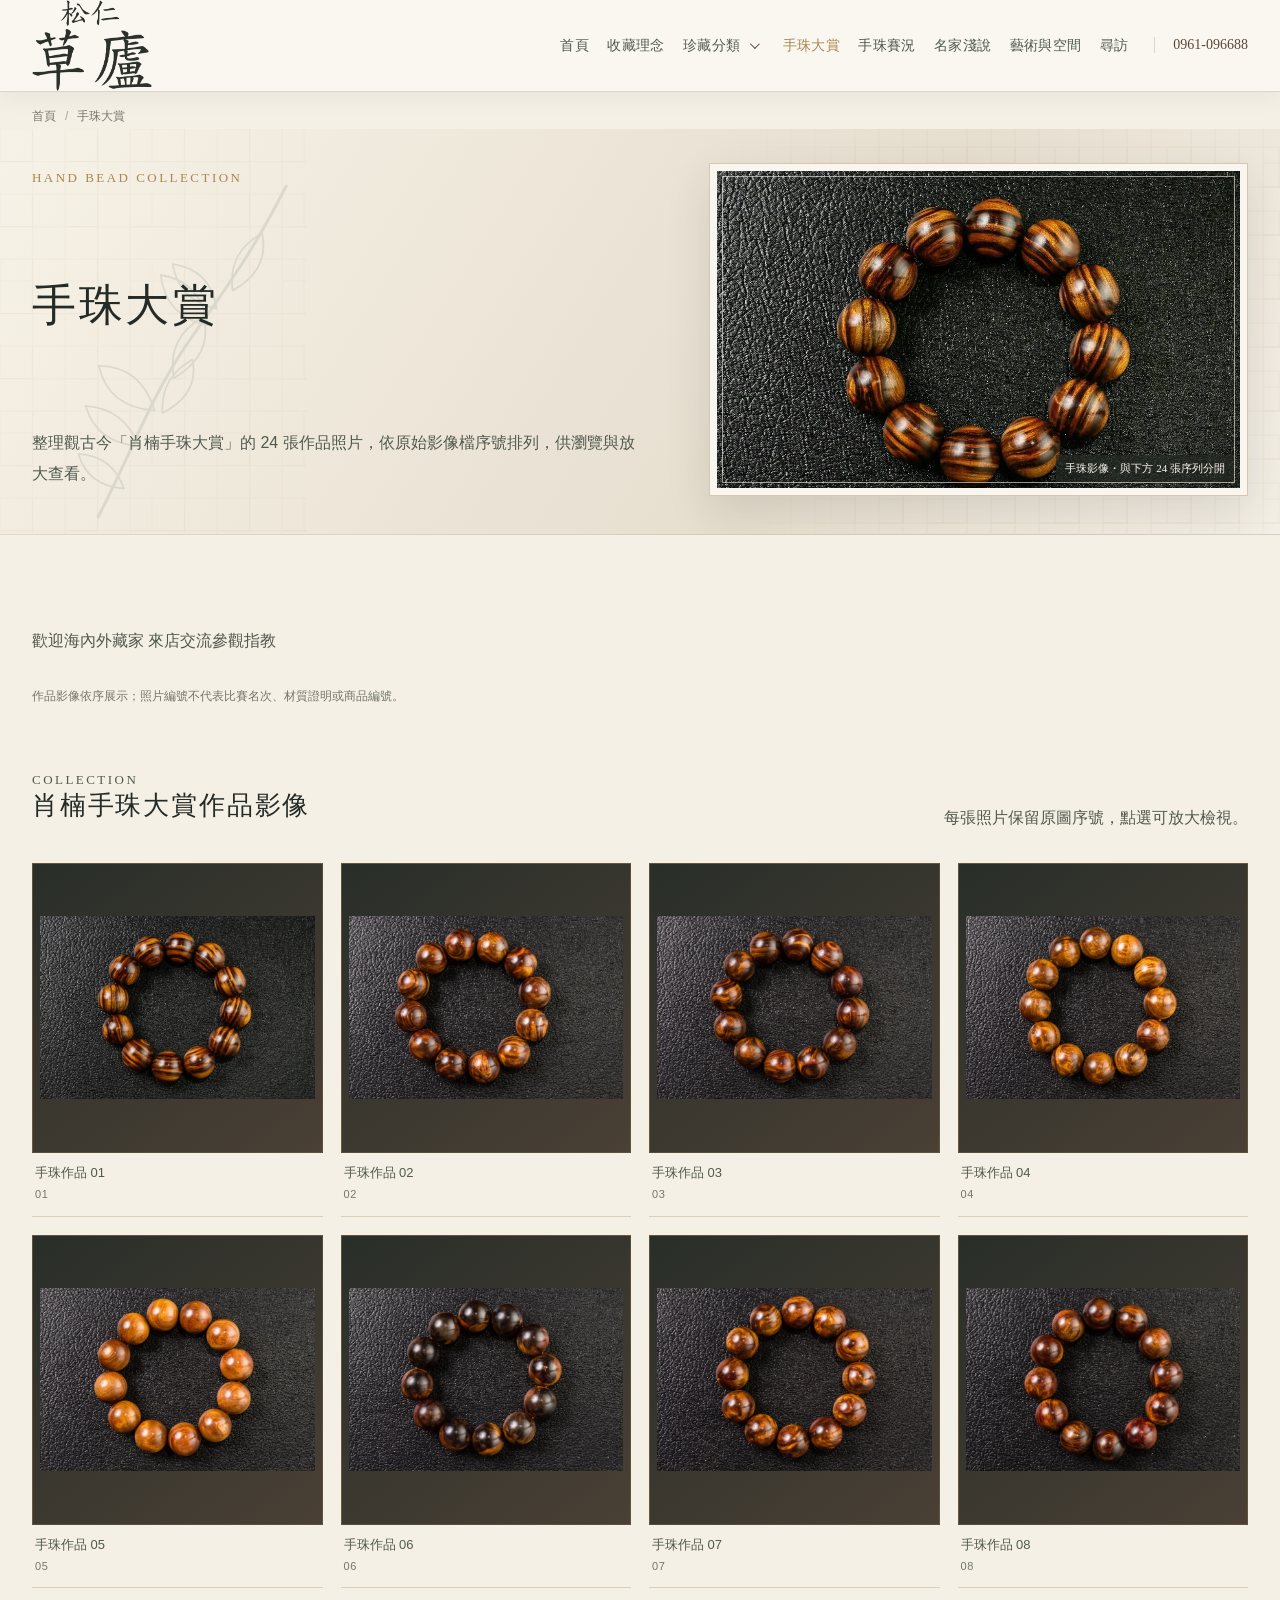
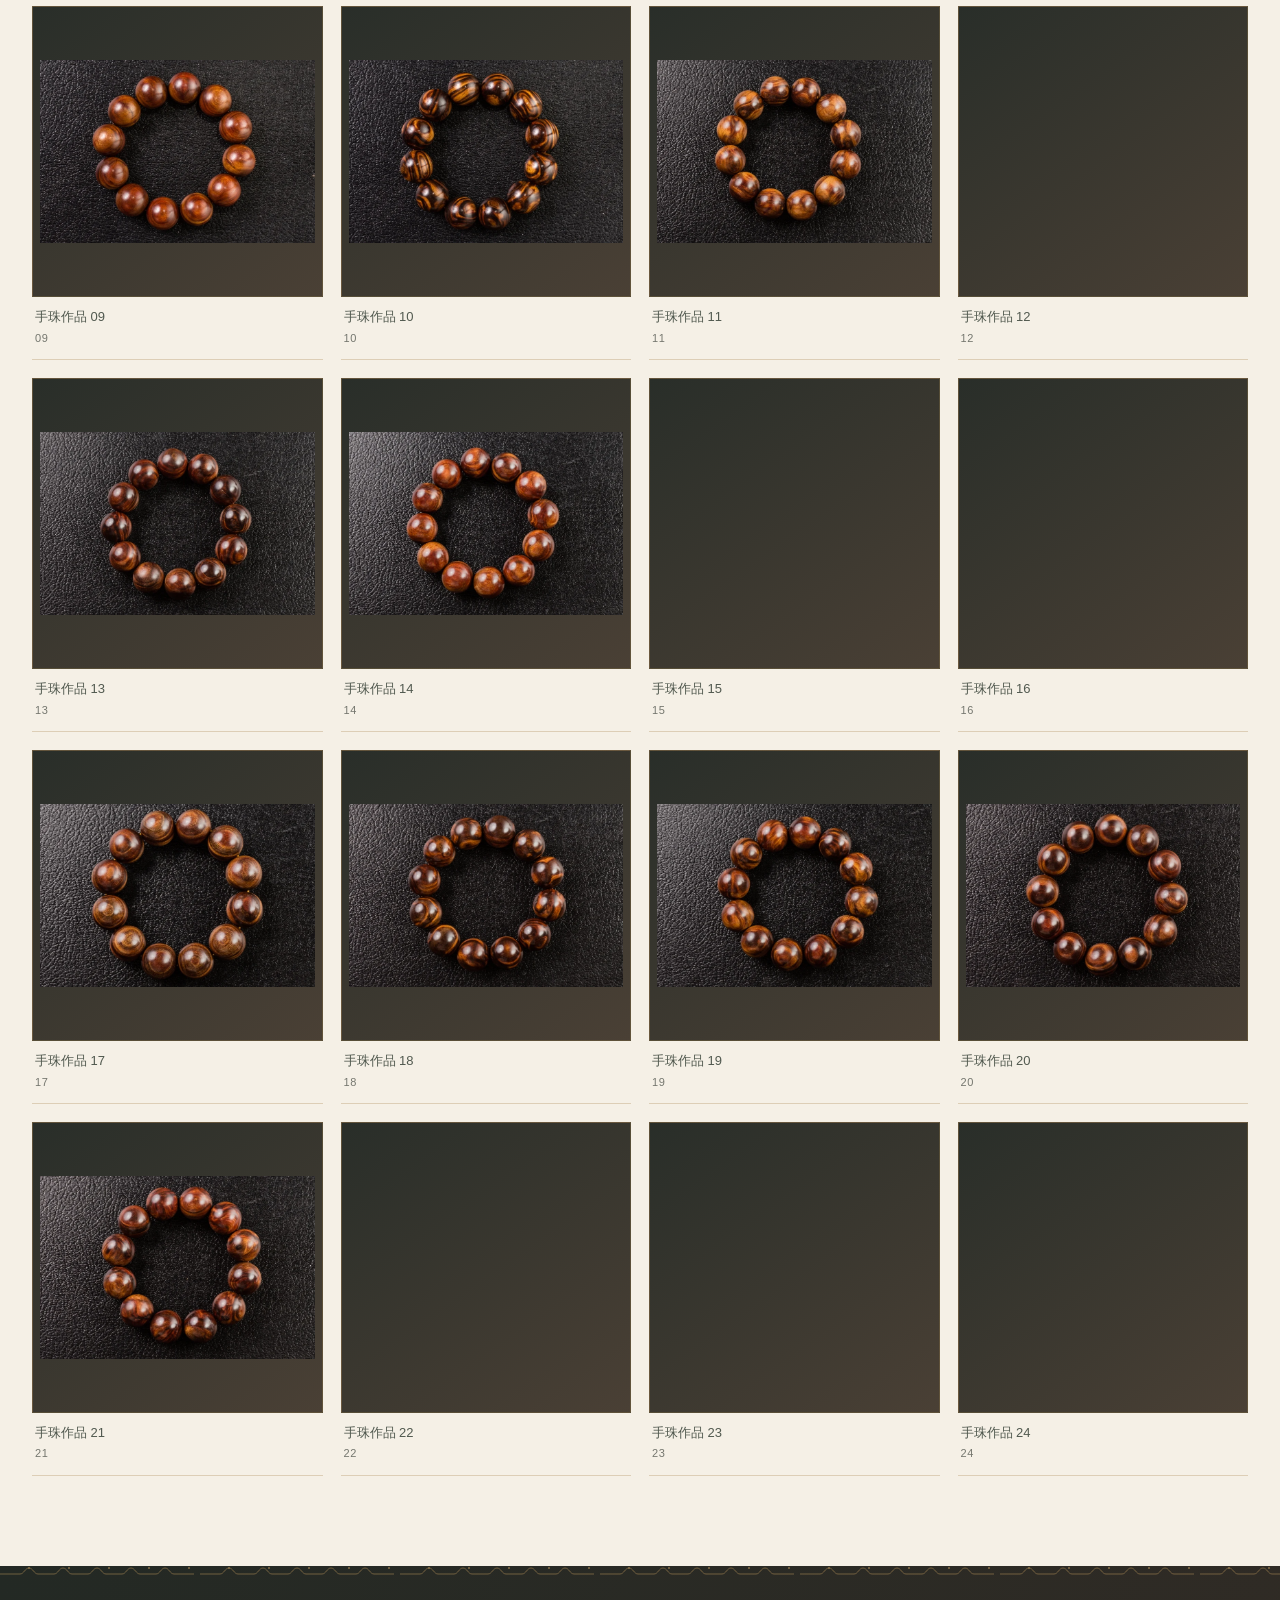
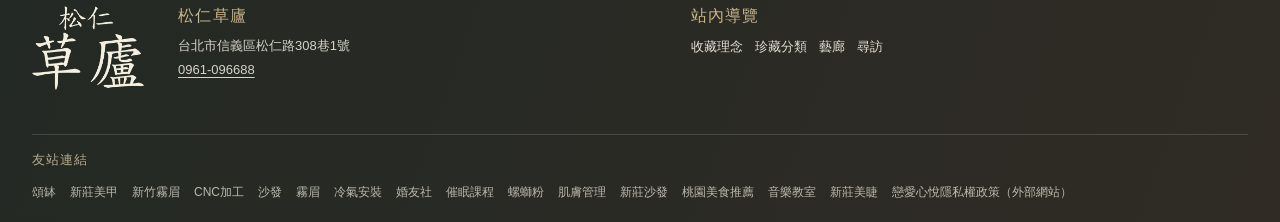
<file: bead-awards/index.html>
<!DOCTYPE html>
<html lang="zh-Hant"><head><meta charset="utf-8"/><meta content="width=device-width, initial-scale=1" name="viewport"/>
<title>手珠大賞｜松仁草廬</title><meta content="瀏覽松仁草廬手珠大賞 24 張作品影像，依影像序列欣賞手珠形制與細節。" name="description"/><meta content="index,follow,max-image-preview:large" name="robots"/>
<link href="https://tsaoloo.github.io/bead-awards/" rel="canonical"/><link href="/favicon.ico" rel="icon" type="image/x-icon"/><link href="/favicon.png" rel="icon" type="image/png"/><link href="/assets/css/site.css?v=20261017-w05-r4-footer" rel="stylesheet"/>
<meta content="website" property="og:type"/><meta content="zh_TW" property="og:locale"/><meta content="松仁草廬" property="og:site_name"/><meta content="手珠大賞｜松仁草廬" property="og:title"/><meta content="瀏覽松仁草廬手珠大賞 24 張作品影像，依影像序列欣賞手珠形制與細節。" property="og:description"/><meta content="https://tsaoloo.github.io/bead-awards/" property="og:url"/><meta content="https://tsaoloo.github.io/assets/images/shop-front-sign.webp" property="og:image"/><meta content="summary_large_image" name="twitter:card"/><meta content="手珠大賞｜松仁草廬" name="twitter:title"/><meta content="瀏覽松仁草廬手珠大賞 24 張作品影像，依影像序列欣賞手珠形制與細節。" name="twitter:description"/><meta content="https://tsaoloo.github.io/assets/images/shop-front-sign.webp" name="twitter:image"/><script type="application/ld+json">{"@context":"https://schema.org","@type":"BreadcrumbList","itemListElement":[{"@type":"ListItem","position":1,"name":"首頁","item":"https://tsaoloo.github.io/"},{"@type":"ListItem","position":2,"name":"手珠大賞","item":"https://tsaoloo.github.io/bead-awards/"}]}</script>
</head><body><a class="skip-link" href="#main">跳至主要內容</a><header class="site-header"><div class="wrap header-inner"><a aria-label="松仁草廬首頁" class="brand" href="/"><img alt="松仁草廬標誌" height="620" src="/assets/brand/logo-primary.png" width="822"/></a><button aria-controls="main-nav" aria-expanded="false" class="menu-toggle" type="button"><span aria-hidden="true" class="menu-mark"><span></span><span></span></span><span>選單</span></button><nav aria-label="主要導覽" class="site-nav" id="main-nav"><ul><li><a href="/">首頁</a></li><li><a href="/about/">收藏理念</a></li><li class="nav-item--submenu"><a href="/collections/">珍藏分類</a><button aria-controls="collection-submenu" aria-expanded="false" aria-label="展開珍藏分類子選單" class="submenu-toggle" type="button"><span aria-hidden="true"></span></button><ul class="nav-submenu" id="collection-submenu"><li><a href="/sculpture/">佛教造像</a></li><li><a href="/wood-art/">木藝與肖楠</a></li><li><a href="/collections/figures/">古典人物造像</a></li></ul></li><li><a aria-current="page" href="/bead-awards/">手珠大賞</a></li><li><a href="/bead-contest/">手珠賽況</a></li><li><a href="/artists/">名家淺說</a></li><li><a href="/gallery/">藝術與空間</a></li><li><a href="/visit/">尋訪</a></li></ul></nav><a aria-label="致電松仁草廬 0961-096688" class="header-phone" href="tel:+886961096688">0961-096688</a></div></header><main class="page-main page-main--bead-awards" id="main"><nav aria-label="麵包屑導覽" class="breadcrumbs"><ol><li><a href="/">首頁</a></li><li aria-current="page">手珠大賞</li></ol></nav><section class="page-hero page-hero--image"><div class="wrap"><p class="page-kicker">HAND BEAD COLLECTION</p><div class="page-heading-row"><h1 class="page-title">手珠大賞</h1><p aria-hidden="true" class="page-side-note">松仁草廬・東方古典藝術</p></div><p class="page-intro">整理觀古今「肖楠手珠大賞」的 24 張作品照片，依原始影像檔序號排列，供瀏覽與放大查看。</p><figure class="page-hero-art"><img alt="肖楠手珠作品近照" decoding="async" fetchpriority="high" height="890" loading="eager" src="/assets/images/bead-legacy-portrait.webp" width="1020"/><figcaption>手珠影像・與下方 24 張序列分開</figcaption></figure></div></section><section class="page-body"><div class="wrap"><div class="prose prose--narrow"><p>歡迎海內外藏家 來店交流參觀指教</p></div><p class="disclaimer">作品影像依序展示；照片編號不代表比賽名次、材質證明或商品編號。</p><section class="gallery-group"><div class="gallery-intro"><div><p class="section-kicker">COLLECTION</p><h2 class="section-heading">肖楠手珠大賞作品影像</h2></div><p>每張照片保留原圖序號，點選可放大檢視。</p></div><div class="photo-grid photo-grid--four"><figure class="photo-card"><button aria-label="放大查看：手珠作品 01" class="media-trigger" data-alt="手珠作品 01" data-caption="手珠作品 01" data-full="/assets/images/bead-award-01.webp" type="button"><img alt="手珠作品 01" decoding="async" height="533" loading="lazy" src="/assets/images/bead-award-01.webp" width="800"/></button><figcaption><strong>手珠作品 01</strong><span>01</span></figcaption></figure><figure class="photo-card"><button aria-label="放大查看：手珠作品 02" class="media-trigger" data-alt="手珠作品 02" data-caption="手珠作品 02" data-full="/assets/images/bead-award-02.webp" type="button"><img alt="手珠作品 02" decoding="async" height="533" loading="lazy" src="/assets/images/bead-award-02.webp" width="800"/></button><figcaption><strong>手珠作品 02</strong><span>02</span></figcaption></figure><figure class="photo-card"><button aria-label="放大查看：手珠作品 03" class="media-trigger" data-alt="手珠作品 03" data-caption="手珠作品 03" data-full="/assets/images/bead-award-03.webp" type="button"><img alt="手珠作品 03" decoding="async" height="533" loading="lazy" src="/assets/images/bead-award-03.webp" width="800"/></button><figcaption><strong>手珠作品 03</strong><span>03</span></figcaption></figure><figure class="photo-card"><button aria-label="放大查看：手珠作品 04" class="media-trigger" data-alt="手珠作品 04" data-caption="手珠作品 04" data-full="/assets/images/bead-award-04.webp" type="button"><img alt="手珠作品 04" decoding="async" height="533" loading="lazy" src="/assets/images/bead-award-04.webp" width="800"/></button><figcaption><strong>手珠作品 04</strong><span>04</span></figcaption></figure><figure class="photo-card"><button aria-label="放大查看：手珠作品 05" class="media-trigger" data-alt="手珠作品 05" data-caption="手珠作品 05" data-full="/assets/images/bead-award-05.webp" type="button"><img alt="手珠作品 05" decoding="async" height="533" loading="lazy" src="/assets/images/bead-award-05.webp" width="800"/></button><figcaption><strong>手珠作品 05</strong><span>05</span></figcaption></figure><figure class="photo-card"><button aria-label="放大查看：手珠作品 06" class="media-trigger" data-alt="手珠作品 06" data-caption="手珠作品 06" data-full="/assets/images/bead-award-06.webp" type="button"><img alt="手珠作品 06" decoding="async" height="533" loading="lazy" src="/assets/images/bead-award-06.webp" width="800"/></button><figcaption><strong>手珠作品 06</strong><span>06</span></figcaption></figure><figure class="photo-card"><button aria-label="放大查看：手珠作品 07" class="media-trigger" data-alt="手珠作品 07" data-caption="手珠作品 07" data-full="/assets/images/bead-award-07.webp" type="button"><img alt="手珠作品 07" decoding="async" height="533" loading="lazy" src="/assets/images/bead-award-07.webp" width="800"/></button><figcaption><strong>手珠作品 07</strong><span>07</span></figcaption></figure><figure class="photo-card"><button aria-label="放大查看：手珠作品 08" class="media-trigger" data-alt="手珠作品 08" data-caption="手珠作品 08" data-full="/assets/images/bead-award-08.webp" type="button"><img alt="手珠作品 08" decoding="async" height="533" loading="lazy" src="/assets/images/bead-award-08.webp" width="800"/></button><figcaption><strong>手珠作品 08</strong><span>08</span></figcaption></figure><figure class="photo-card"><button aria-label="放大查看：手珠作品 09" class="media-trigger" data-alt="手珠作品 09" data-caption="手珠作品 09" data-full="/assets/images/bead-award-09.webp" type="button"><img alt="手珠作品 09" decoding="async" height="533" loading="lazy" src="/assets/images/bead-award-09.webp" width="800"/></button><figcaption><strong>手珠作品 09</strong><span>09</span></figcaption></figure><figure class="photo-card"><button aria-label="放大查看：手珠作品 10" class="media-trigger" data-alt="手珠作品 10" data-caption="手珠作品 10" data-full="/assets/images/bead-award-10.webp" type="button"><img alt="手珠作品 10" decoding="async" height="533" loading="lazy" src="/assets/images/bead-award-10.webp" width="800"/></button><figcaption><strong>手珠作品 10</strong><span>10</span></figcaption></figure><figure class="photo-card"><button aria-label="放大查看：手珠作品 11" class="media-trigger" data-alt="手珠作品 11" data-caption="手珠作品 11" data-full="/assets/images/bead-award-11.webp" type="button"><img alt="手珠作品 11" decoding="async" height="533" loading="lazy" src="/assets/images/bead-award-11.webp" width="800"/></button><figcaption><strong>手珠作品 11</strong><span>11</span></figcaption></figure><figure class="photo-card"><button aria-label="放大查看：手珠作品 12" class="media-trigger" data-alt="手珠作品 12" data-caption="手珠作品 12" data-full="/assets/images/bead-award-12.webp" type="button"><img alt="手珠作品 12" decoding="async" height="533" loading="lazy" src="/assets/images/bead-award-12.webp" width="800"/></button><figcaption><strong>手珠作品 12</strong><span>12</span></figcaption></figure><figure class="photo-card"><button aria-label="放大查看：手珠作品 13" class="media-trigger" data-alt="手珠作品 13" data-caption="手珠作品 13" data-full="/assets/images/bead-award-13.webp" type="button"><img alt="手珠作品 13" decoding="async" height="533" loading="lazy" src="/assets/images/bead-award-13.webp" width="800"/></button><figcaption><strong>手珠作品 13</strong><span>13</span></figcaption></figure><figure class="photo-card"><button aria-label="放大查看：手珠作品 14" class="media-trigger" data-alt="手珠作品 14" data-caption="手珠作品 14" data-full="/assets/images/bead-award-14.webp" type="button"><img alt="手珠作品 14" decoding="async" height="533" loading="lazy" src="/assets/images/bead-award-14.webp" width="800"/></button><figcaption><strong>手珠作品 14</strong><span>14</span></figcaption></figure><figure class="photo-card"><button aria-label="放大查看：手珠作品 15" class="media-trigger" data-alt="手珠作品 15" data-caption="手珠作品 15" data-full="/assets/images/bead-award-15.webp" type="button"><img alt="手珠作品 15" decoding="async" height="533" loading="lazy" src="/assets/images/bead-award-15.webp" width="800"/></button><figcaption><strong>手珠作品 15</strong><span>15</span></figcaption></figure><figure class="photo-card"><button aria-label="放大查看：手珠作品 16" class="media-trigger" data-alt="手珠作品 16" data-caption="手珠作品 16" data-full="/assets/images/bead-award-16.webp" type="button"><img alt="手珠作品 16" decoding="async" height="533" loading="lazy" src="/assets/images/bead-award-16.webp" width="800"/></button><figcaption><strong>手珠作品 16</strong><span>16</span></figcaption></figure><figure class="photo-card"><button aria-label="放大查看：手珠作品 17" class="media-trigger" data-alt="手珠作品 17" data-caption="手珠作品 17" data-full="/assets/images/bead-award-17.webp" type="button"><img alt="手珠作品 17" decoding="async" height="533" loading="lazy" src="/assets/images/bead-award-17.webp" width="800"/></button><figcaption><strong>手珠作品 17</strong><span>17</span></figcaption></figure><figure class="photo-card"><button aria-label="放大查看：手珠作品 18" class="media-trigger" data-alt="手珠作品 18" data-caption="手珠作品 18" data-full="/assets/images/bead-award-18.webp" type="button"><img alt="手珠作品 18" decoding="async" height="533" loading="lazy" src="/assets/images/bead-award-18.webp" width="800"/></button><figcaption><strong>手珠作品 18</strong><span>18</span></figcaption></figure><figure class="photo-card"><button aria-label="放大查看：手珠作品 19" class="media-trigger" data-alt="手珠作品 19" data-caption="手珠作品 19" data-full="/assets/images/bead-award-19.webp" type="button"><img alt="手珠作品 19" decoding="async" height="533" loading="lazy" src="/assets/images/bead-award-19.webp" width="800"/></button><figcaption><strong>手珠作品 19</strong><span>19</span></figcaption></figure><figure class="photo-card"><button aria-label="放大查看：手珠作品 20" class="media-trigger" data-alt="手珠作品 20" data-caption="手珠作品 20" data-full="/assets/images/bead-award-20.webp" type="button"><img alt="手珠作品 20" decoding="async" height="533" loading="lazy" src="/assets/images/bead-award-20.webp" width="800"/></button><figcaption><strong>手珠作品 20</strong><span>20</span></figcaption></figure><figure class="photo-card"><button aria-label="放大查看：手珠作品 21" class="media-trigger" data-alt="手珠作品 21" data-caption="手珠作品 21" data-full="/assets/images/bead-award-21.webp" type="button"><img alt="手珠作品 21" decoding="async" height="533" loading="lazy" src="/assets/images/bead-award-21.webp" width="800"/></button><figcaption><strong>手珠作品 21</strong><span>21</span></figcaption></figure><figure class="photo-card"><button aria-label="放大查看：手珠作品 22" class="media-trigger" data-alt="手珠作品 22" data-caption="手珠作品 22" data-full="/assets/images/bead-award-22.webp" type="button"><img alt="手珠作品 22" decoding="async" height="533" loading="lazy" src="/assets/images/bead-award-22.webp" width="800"/></button><figcaption><strong>手珠作品 22</strong><span>22</span></figcaption></figure><figure class="photo-card"><button aria-label="放大查看：手珠作品 23" class="media-trigger" data-alt="手珠作品 23" data-caption="手珠作品 23" data-full="/assets/images/bead-award-23.webp" type="button"><img alt="手珠作品 23" decoding="async" height="533" loading="lazy" src="/assets/images/bead-award-23.webp" width="800"/></button><figcaption><strong>手珠作品 23</strong><span>23</span></figcaption></figure><figure class="photo-card"><button aria-label="放大查看：手珠作品 24" class="media-trigger" data-alt="手珠作品 24" data-caption="手珠作品 24" data-full="/assets/images/bead-award-24.webp" type="button"><img alt="手珠作品 24" decoding="async" height="533" loading="lazy" src="/assets/images/bead-award-24.webp" width="800"/></button><figcaption><strong>手珠作品 24</strong><span>24</span></figcaption></figure></div></section></div></section></main><footer class="site-footer"><div class="wrap"><div class="footer-main"><div class="footer-brand"><a aria-label="松仁草廬首頁" class="footer-logo" href="/"><img alt="松仁草廬標誌" height="620" src="/assets/brand/logo-white.png" width="822"/></a></div><div><h2 class="footer-title">松仁草廬</h2><p>台北市信義區松仁路308巷1號<br/><a href="tel:+886961096688">0961-096688</a></p></div><div><h2 class="footer-title">站內導覽</h2><nav aria-label="頁尾導覽" class="footer-links"><a href="/about/">收藏理念</a><a href="/collections/">珍藏分類</a><a href="/gallery/">藝廊</a><a href="/visit/">尋訪</a></nav></div></div><nav class="footer-friends" aria-label="友站連結"><h2 class="footer-title">友站連結</h2><ul class="footer-friend-links"><li><a href="https://pssbrbowl.org" target="_blank" rel="noopener noreferrer nofollow">頌缽</a></li><li><a href="https://www.google.com/maps/place/?q=place_id:ChIJsQQHkNinQjQRCzCgK-JzXiY" target="_blank" rel="noopener noreferrer nofollow">新莊美甲</a></li><li><a href="https://g.page/r/CXx5SwpMJtznEBM" target="_blank" rel="noopener noreferrer nofollow">新竹霧眉</a></li><li><a href="https://shang-yang.com" target="_blank" rel="noopener noreferrer nofollow">CNC加工</a></li><li><a href="https://www.facebook.com/SleepCatcherBeddding/" target="_blank" rel="noopener noreferrer nofollow">沙發</a></li><li><a href="https://www.facebook.com/frenchcarmenn" target="_blank" rel="noopener noreferrer nofollow">霧眉</a></li><li><a href="https://anj0962092082.com" target="_blank" rel="noopener noreferrer nofollow">冷氣安裝</a></li><li><a href="https://onlovebox.com" target="_blank" rel="noopener noreferrer nofollow">婚友社</a></li><li><a href="https://exploremind.org" target="_blank" rel="noopener noreferrer nofollow">催眠課程</a></li><li><a href="https://heshen-food.com" target="_blank" rel="noopener noreferrer nofollow">螺螄粉</a></li><li><a href="https://siaoshihsi.com" target="_blank" rel="noopener noreferrer nofollow">肌膚管理</a></li><li><a href="https://g.page/r/CUb0WNqMrpZCEBM/" target="_blank" rel="noopener noreferrer nofollow">新莊沙發</a></li><li><a href="https://www.google.com/maps/place/?q=place_id:ChIJ4z7BoC0jaDQRovf6pnd_3uE" target="_blank" rel="noopener noreferrer nofollow">桃園美食推薦</a></li><li><a href="https://aikomusic.github.io" target="_blank" rel="noopener noreferrer nofollow">音樂教室</a></li><li><a href="https://soeyemei.com" target="_blank" rel="noopener noreferrer nofollow">新莊美睫</a></li><li><a href="https://onlovebox.com/privacy-policy/" target="_blank" rel="noopener noreferrer nofollow">戀愛心悅隱私權政策（外部網站）</a></li></ul></nav></div></footer><dialog aria-label="藏品照片放大檢視" class="lightbox" id="lightbox"><figure class="lightbox-inner"><button aria-label="關閉圖片" class="lightbox-close" type="button">關閉</button><img alt=""/><figcaption></figcaption></figure></dialog><script defer="" src="/assets/js/site.js?v=20261017-w05-r4"></script></body></html>
</file>
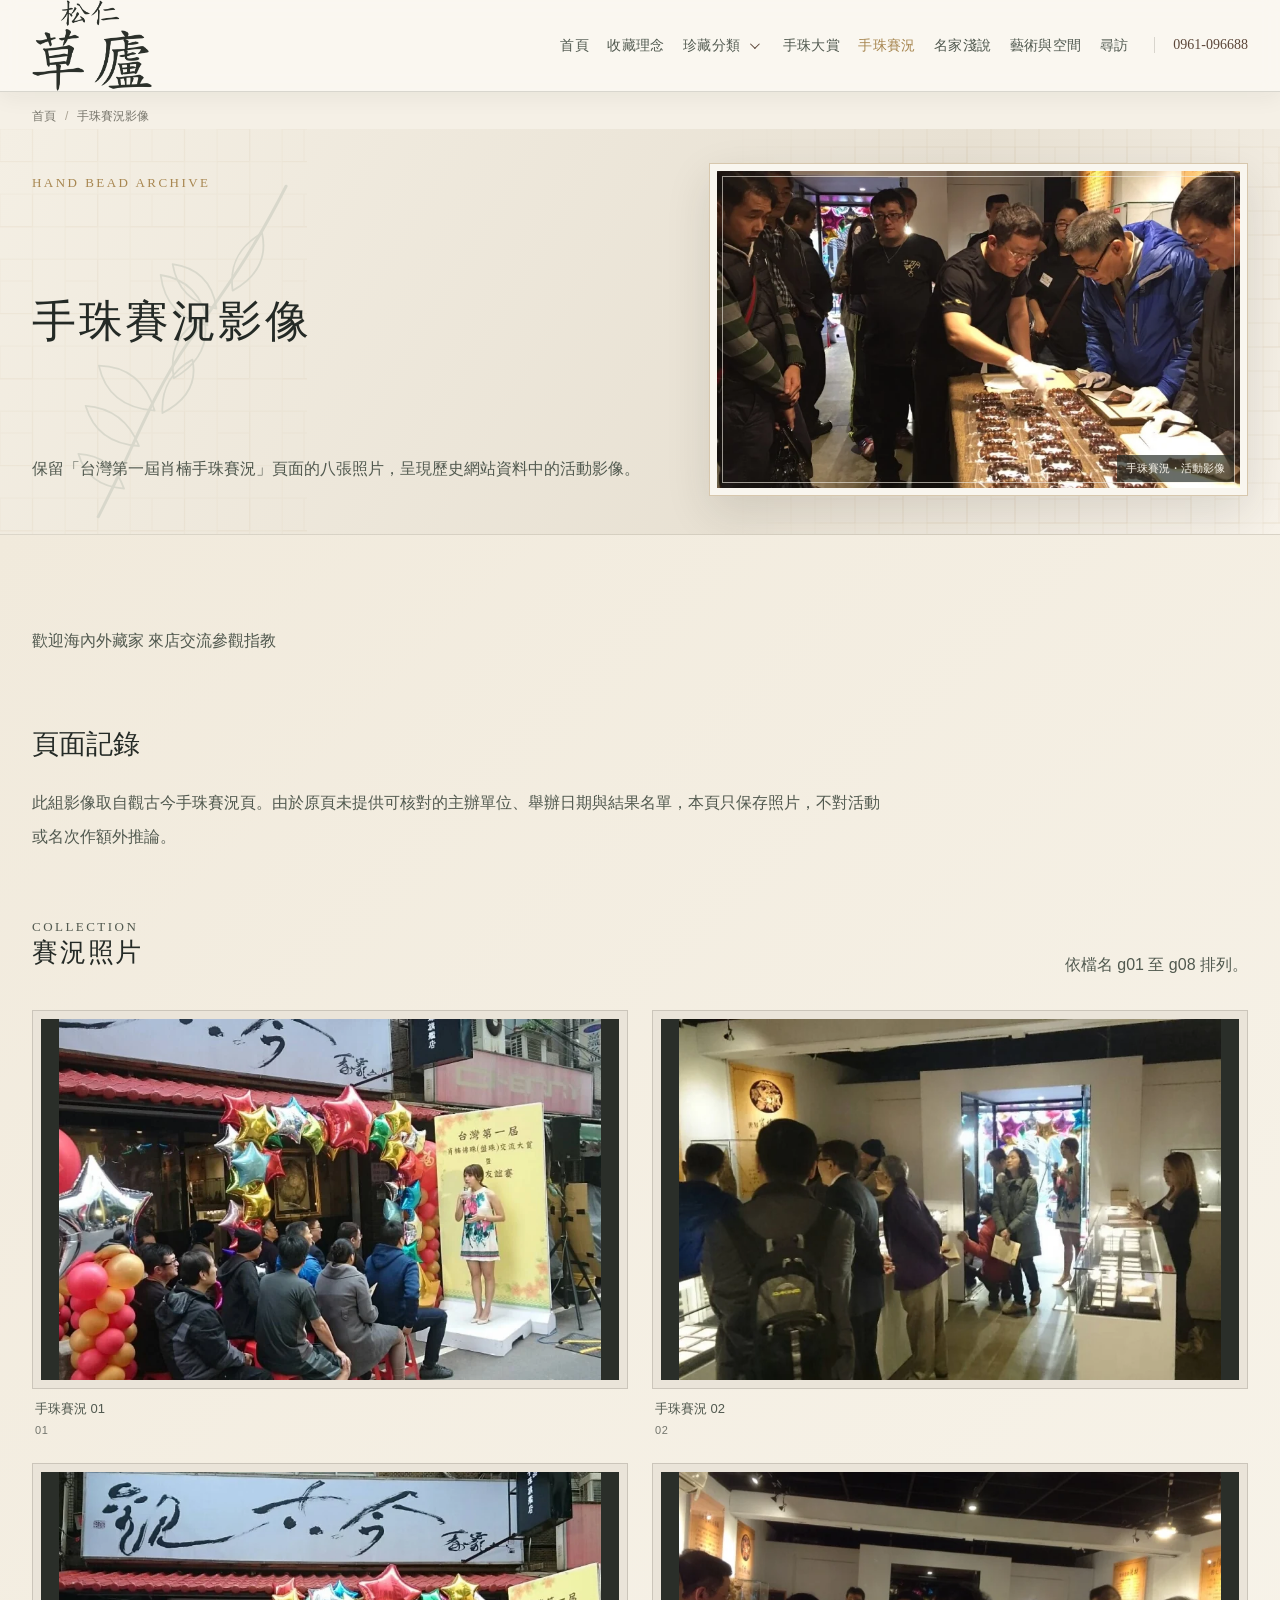
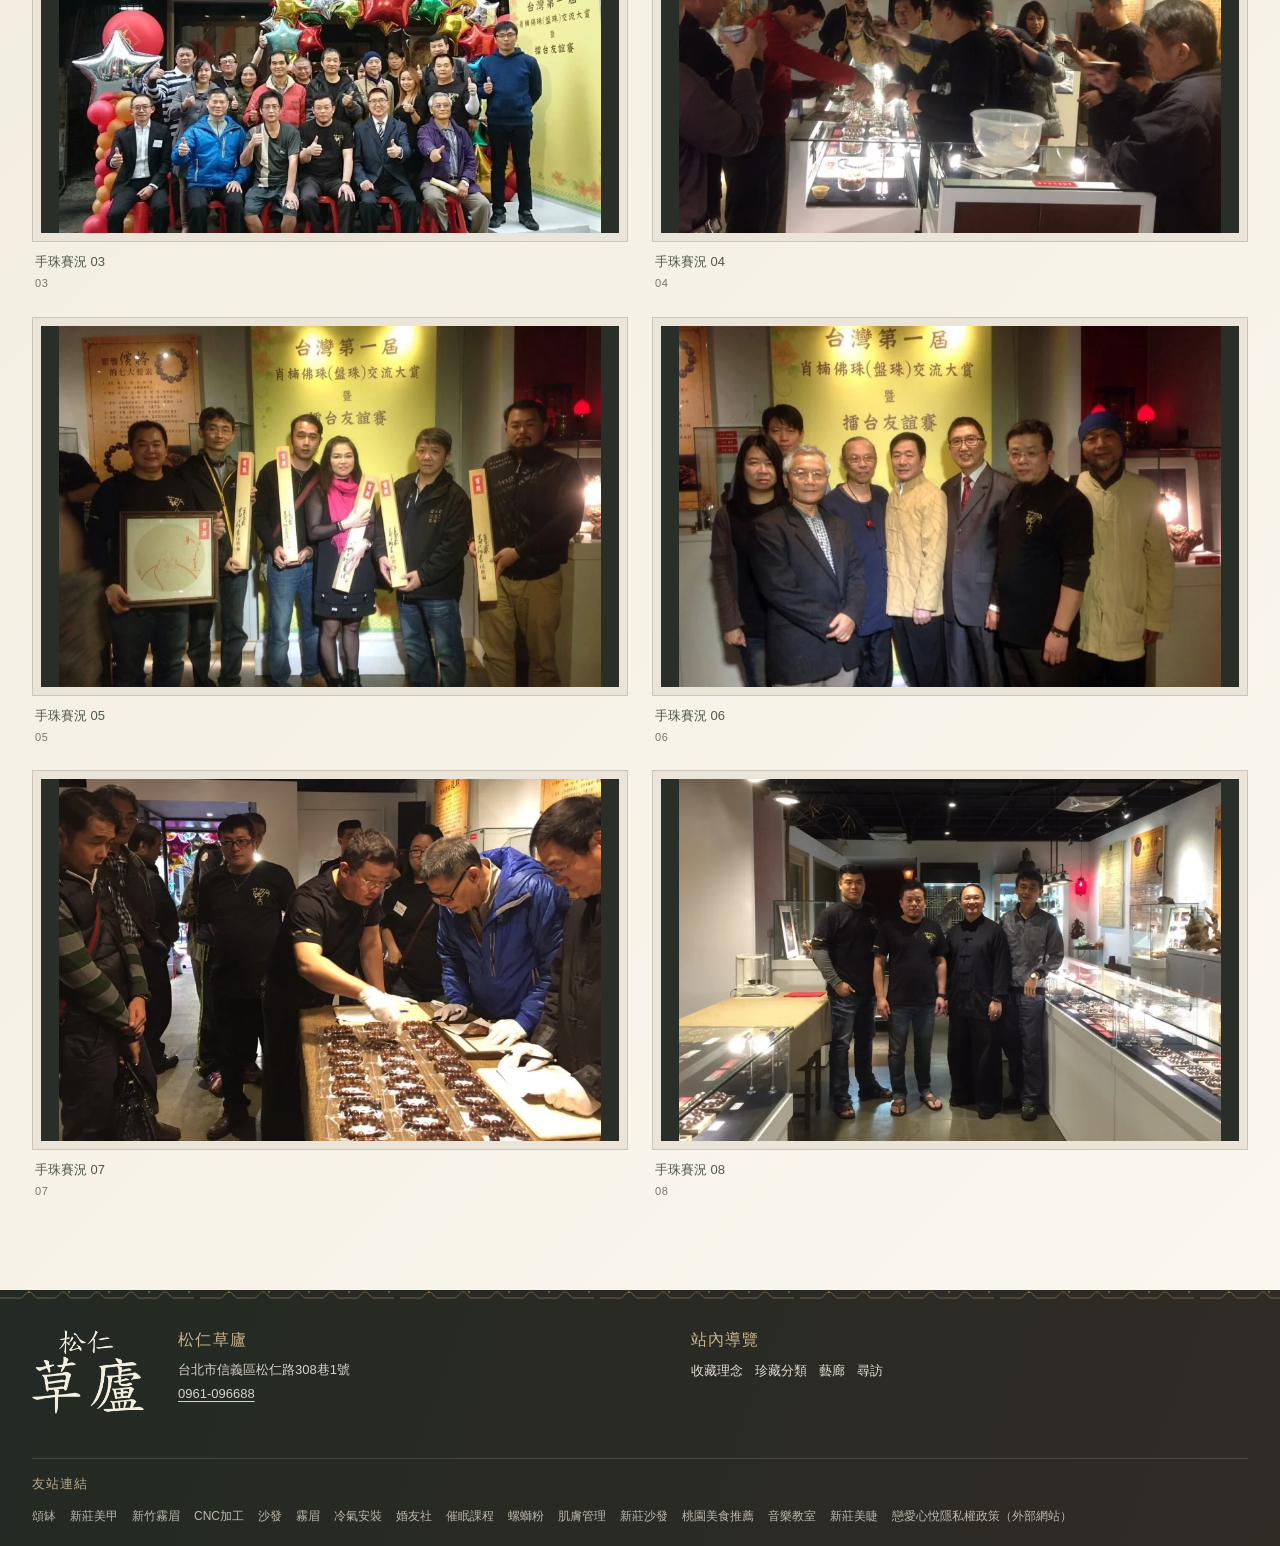
<file: bead-contest/index.html>
<!DOCTYPE html>
<html lang="zh-Hant"><head><meta charset="utf-8"/><meta content="width=device-width, initial-scale=1" name="viewport"/>
<title>手珠賽況影像｜松仁草廬</title><meta content="保留觀古今手珠賽況頁八張歷史照片，說明來源與未核實項目，不推測比賽日期或名次。" name="description"/><meta content="index,follow,max-image-preview:large" name="robots"/>
<link href="https://tsaoloo.github.io/bead-contest/" rel="canonical"/><link href="/favicon.ico" rel="icon" type="image/x-icon"/><link href="/favicon.png" rel="icon" type="image/png"/><link href="/assets/css/site.css?v=20261017-w05-r4-footer" rel="stylesheet"/>
<meta content="website" property="og:type"/><meta content="zh_TW" property="og:locale"/><meta content="松仁草廬" property="og:site_name"/><meta content="手珠賽況影像｜松仁草廬" property="og:title"/><meta content="保留觀古今手珠賽況頁八張歷史照片，說明來源與未核實項目，不推測比賽日期或名次。" property="og:description"/><meta content="https://tsaoloo.github.io/bead-contest/" property="og:url"/><meta content="https://tsaoloo.github.io/assets/images/shop-front-sign.webp" property="og:image"/><meta content="summary_large_image" name="twitter:card"/><meta content="手珠賽況影像｜松仁草廬" name="twitter:title"/><meta content="保留觀古今手珠賽況頁八張歷史照片，說明來源與未核實項目，不推測比賽日期或名次。" name="twitter:description"/><meta content="https://tsaoloo.github.io/assets/images/shop-front-sign.webp" name="twitter:image"/><script type="application/ld+json">{"@context":"https://schema.org","@type":"BreadcrumbList","itemListElement":[{"@type":"ListItem","position":1,"name":"首頁","item":"https://tsaoloo.github.io/"},{"@type":"ListItem","position":2,"name":"手珠賽況影像","item":"https://tsaoloo.github.io/bead-contest/"}]}</script>
</head><body><a class="skip-link" href="#main">跳至主要內容</a><header class="site-header"><div class="wrap header-inner"><a aria-label="松仁草廬首頁" class="brand" href="/"><img alt="松仁草廬標誌" height="620" src="/assets/brand/logo-primary.png" width="822"/></a><button aria-controls="main-nav" aria-expanded="false" class="menu-toggle" type="button"><span aria-hidden="true" class="menu-mark"><span></span><span></span></span><span>選單</span></button><nav aria-label="主要導覽" class="site-nav" id="main-nav"><ul><li><a href="/">首頁</a></li><li><a href="/about/">收藏理念</a></li><li class="nav-item--submenu"><a href="/collections/">珍藏分類</a><button aria-controls="collection-submenu" aria-expanded="false" aria-label="展開珍藏分類子選單" class="submenu-toggle" type="button"><span aria-hidden="true"></span></button><ul class="nav-submenu" id="collection-submenu"><li><a href="/sculpture/">佛教造像</a></li><li><a href="/wood-art/">木藝與肖楠</a></li><li><a href="/collections/figures/">古典人物造像</a></li></ul></li><li><a href="/bead-awards/">手珠大賞</a></li><li><a aria-current="page" href="/bead-contest/">手珠賽況</a></li><li><a href="/artists/">名家淺說</a></li><li><a href="/gallery/">藝術與空間</a></li><li><a href="/visit/">尋訪</a></li></ul></nav><a aria-label="致電松仁草廬 0961-096688" class="header-phone" href="tel:+886961096688">0961-096688</a></div></header><main class="page-main page-main--bead-contest" id="main"><nav aria-label="麵包屑導覽" class="breadcrumbs"><ol><li><a href="/">首頁</a></li><li aria-current="page">手珠賽況影像</li></ol></nav><section class="page-hero page-hero--image"><div class="wrap"><p class="page-kicker">HAND BEAD ARCHIVE</p><div class="page-heading-row"><h1 class="page-title">手珠賽況影像</h1><p aria-hidden="true" class="page-side-note">松仁草廬・東方古典藝術</p></div><p class="page-intro">保留「台灣第一屆肖楠手珠賽況」頁面的八張照片，呈現歷史網站資料中的活動影像。</p><figure class="page-hero-art"><img alt="手珠賽況活動中的作品展示與評選場景" decoding="async" fetchpriority="high" height="533" loading="eager" src="/assets/images/bead-contest-07.webp" width="800"/><figcaption>手珠賽況・活動影像</figcaption></figure></div></section><section class="page-body"><div class="wrap"><div class="prose prose--narrow"><p>歡迎海內外藏家 來店交流參觀指教</p><h2>頁面記錄</h2><p>此組影像取自觀古今手珠賽況頁。由於原頁未提供可核對的主辦單位、舉辦日期與結果名單，本頁只保存照片，不對活動或名次作額外推論。</p></div><section class="gallery-group"><div class="gallery-intro"><div><p class="section-kicker">COLLECTION</p><h2 class="section-heading">賽況照片</h2></div><p>依檔名 g01 至 g08 排列。</p></div><div class="photo-grid photo-grid--four"><figure class="photo-card"><button aria-label="放大查看：手珠賽況 01" class="media-trigger" data-alt="手珠賽況 01" data-caption="手珠賽況 01" data-full="/assets/images/bead-contest-01.webp" type="button"><img alt="手珠賽況 01" decoding="async" height="533" loading="lazy" src="/assets/images/bead-contest-01.webp" width="800"/></button><figcaption><strong>手珠賽況 01</strong><span>01</span></figcaption></figure><figure class="photo-card"><button aria-label="放大查看：手珠賽況 02" class="media-trigger" data-alt="手珠賽況 02" data-caption="手珠賽況 02" data-full="/assets/images/bead-contest-02.webp" type="button"><img alt="手珠賽況 02" decoding="async" height="533" loading="lazy" src="/assets/images/bead-contest-02.webp" width="800"/></button><figcaption><strong>手珠賽況 02</strong><span>02</span></figcaption></figure><figure class="photo-card"><button aria-label="放大查看：手珠賽況 03" class="media-trigger" data-alt="手珠賽況 03" data-caption="手珠賽況 03" data-full="/assets/images/bead-contest-03.webp" type="button"><img alt="手珠賽況 03" decoding="async" height="533" loading="lazy" src="/assets/images/bead-contest-03.webp" width="800"/></button><figcaption><strong>手珠賽況 03</strong><span>03</span></figcaption></figure><figure class="photo-card"><button aria-label="放大查看：手珠賽況 04" class="media-trigger" data-alt="手珠賽況 04" data-caption="手珠賽況 04" data-full="/assets/images/bead-contest-04.webp" type="button"><img alt="手珠賽況 04" decoding="async" height="533" loading="lazy" src="/assets/images/bead-contest-04.webp" width="800"/></button><figcaption><strong>手珠賽況 04</strong><span>04</span></figcaption></figure><figure class="photo-card"><button aria-label="放大查看：手珠賽況 05" class="media-trigger" data-alt="手珠賽況 05" data-caption="手珠賽況 05" data-full="/assets/images/bead-contest-05.webp" type="button"><img alt="手珠賽況 05" decoding="async" height="533" loading="lazy" src="/assets/images/bead-contest-05.webp" width="800"/></button><figcaption><strong>手珠賽況 05</strong><span>05</span></figcaption></figure><figure class="photo-card"><button aria-label="放大查看：手珠賽況 06" class="media-trigger" data-alt="手珠賽況 06" data-caption="手珠賽況 06" data-full="/assets/images/bead-contest-06.webp" type="button"><img alt="手珠賽況 06" decoding="async" height="533" loading="lazy" src="/assets/images/bead-contest-06.webp" width="800"/></button><figcaption><strong>手珠賽況 06</strong><span>06</span></figcaption></figure><figure class="photo-card"><button aria-label="放大查看：手珠賽況 07" class="media-trigger" data-alt="手珠賽況 07" data-caption="手珠賽況 07" data-full="/assets/images/bead-contest-07.webp" type="button"><img alt="手珠賽況 07" decoding="async" height="533" loading="lazy" src="/assets/images/bead-contest-07.webp" width="800"/></button><figcaption><strong>手珠賽況 07</strong><span>07</span></figcaption></figure><figure class="photo-card"><button aria-label="放大查看：手珠賽況 08" class="media-trigger" data-alt="手珠賽況 08" data-caption="手珠賽況 08" data-full="/assets/images/bead-contest-08.webp" type="button"><img alt="手珠賽況 08" decoding="async" height="533" loading="lazy" src="/assets/images/bead-contest-08.webp" width="800"/></button><figcaption><strong>手珠賽況 08</strong><span>08</span></figcaption></figure></div></section></div></section></main><footer class="site-footer"><div class="wrap"><div class="footer-main"><div class="footer-brand"><a aria-label="松仁草廬首頁" class="footer-logo" href="/"><img alt="松仁草廬標誌" height="620" src="/assets/brand/logo-white.png" width="822"/></a></div><div><h2 class="footer-title">松仁草廬</h2><p>台北市信義區松仁路308巷1號<br/><a href="tel:+886961096688">0961-096688</a></p></div><div><h2 class="footer-title">站內導覽</h2><nav aria-label="頁尾導覽" class="footer-links"><a href="/about/">收藏理念</a><a href="/collections/">珍藏分類</a><a href="/gallery/">藝廊</a><a href="/visit/">尋訪</a></nav></div></div><nav class="footer-friends" aria-label="友站連結"><h2 class="footer-title">友站連結</h2><ul class="footer-friend-links"><li><a href="https://pssbrbowl.org" target="_blank" rel="noopener noreferrer nofollow">頌缽</a></li><li><a href="https://www.google.com/maps/place/?q=place_id:ChIJsQQHkNinQjQRCzCgK-JzXiY" target="_blank" rel="noopener noreferrer nofollow">新莊美甲</a></li><li><a href="https://g.page/r/CXx5SwpMJtznEBM" target="_blank" rel="noopener noreferrer nofollow">新竹霧眉</a></li><li><a href="https://shang-yang.com" target="_blank" rel="noopener noreferrer nofollow">CNC加工</a></li><li><a href="https://www.facebook.com/SleepCatcherBeddding/" target="_blank" rel="noopener noreferrer nofollow">沙發</a></li><li><a href="https://www.facebook.com/frenchcarmenn" target="_blank" rel="noopener noreferrer nofollow">霧眉</a></li><li><a href="https://anj0962092082.com" target="_blank" rel="noopener noreferrer nofollow">冷氣安裝</a></li><li><a href="https://onlovebox.com" target="_blank" rel="noopener noreferrer nofollow">婚友社</a></li><li><a href="https://exploremind.org" target="_blank" rel="noopener noreferrer nofollow">催眠課程</a></li><li><a href="https://heshen-food.com" target="_blank" rel="noopener noreferrer nofollow">螺螄粉</a></li><li><a href="https://siaoshihsi.com" target="_blank" rel="noopener noreferrer nofollow">肌膚管理</a></li><li><a href="https://g.page/r/CUb0WNqMrpZCEBM/" target="_blank" rel="noopener noreferrer nofollow">新莊沙發</a></li><li><a href="https://www.google.com/maps/place/?q=place_id:ChIJ4z7BoC0jaDQRovf6pnd_3uE" target="_blank" rel="noopener noreferrer nofollow">桃園美食推薦</a></li><li><a href="https://aikomusic.github.io" target="_blank" rel="noopener noreferrer nofollow">音樂教室</a></li><li><a href="https://soeyemei.com" target="_blank" rel="noopener noreferrer nofollow">新莊美睫</a></li><li><a href="https://onlovebox.com/privacy-policy/" target="_blank" rel="noopener noreferrer nofollow">戀愛心悅隱私權政策（外部網站）</a></li></ul></nav></div></footer><dialog aria-label="藏品照片放大檢視" class="lightbox" id="lightbox"><figure class="lightbox-inner"><button aria-label="關閉圖片" class="lightbox-close" type="button">關閉</button><img alt=""/><figcaption></figcaption></figure></dialog><script defer="" src="/assets/js/site.js?v=20261017-w05-r4"></script></body></html>
</file>
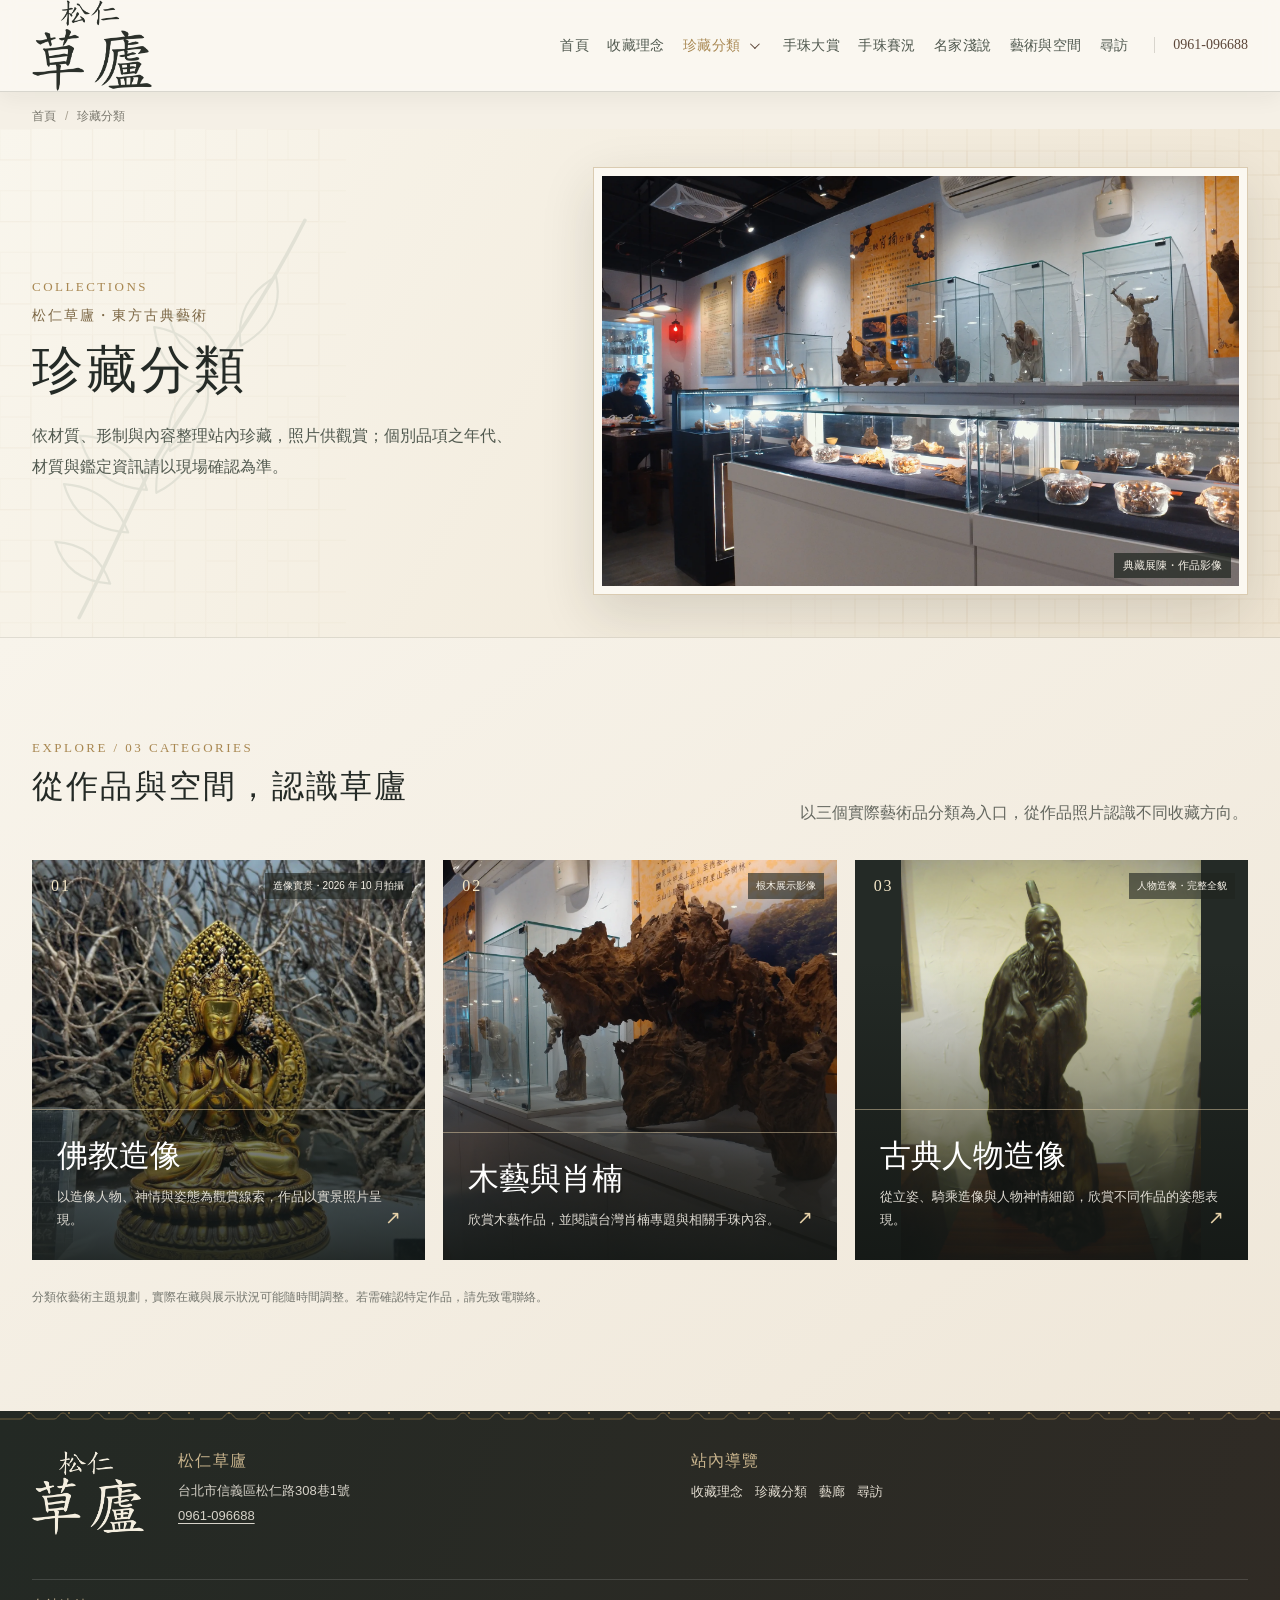
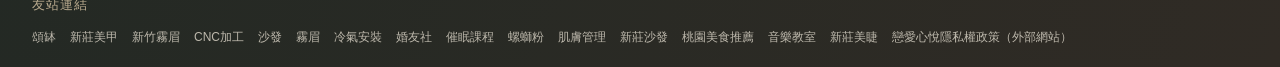
<file: collections/index.html>
<!DOCTYPE html>
<html lang="zh-Hant"><head><meta charset="utf-8"/><meta content="width=device-width, initial-scale=1" name="viewport"/>
<title>珍藏分類｜松仁草廬</title><meta content="依佛教造像、木藝與肖楠、古典人物造像三類作品主題，瀏覽松仁草廬的收藏影像。" name="description"/><meta content="index,follow,max-image-preview:large" name="robots"/>
<link href="https://tsaoloo.github.io/collections/" rel="canonical"/><link href="/favicon.ico" rel="icon" type="image/x-icon"/><link href="/favicon.png" rel="icon" type="image/png"/><link href="/assets/css/site.css?v=20261017-w05-r4-footer" rel="stylesheet"/>
<meta content="website" property="og:type"/><meta content="zh_TW" property="og:locale"/><meta content="松仁草廬" property="og:site_name"/><meta content="珍藏分類｜松仁草廬" property="og:title"/><meta content="依佛教造像、木藝與肖楠、古典人物造像三類作品主題，瀏覽松仁草廬的收藏影像。" property="og:description"/><meta content="https://tsaoloo.github.io/collections/" property="og:url"/><meta content="https://tsaoloo.github.io/assets/images/shop-front-sign.webp" property="og:image"/><meta content="summary_large_image" name="twitter:card"/><meta content="珍藏分類｜松仁草廬" name="twitter:title"/><meta content="依佛教造像、木藝與肖楠、古典人物造像三類作品主題，瀏覽松仁草廬的收藏影像。" name="twitter:description"/><meta content="https://tsaoloo.github.io/assets/images/shop-front-sign.webp" name="twitter:image"/><script type="application/ld+json">{"@context":"https://schema.org","@type":"BreadcrumbList","itemListElement":[{"@type":"ListItem","position":1,"name":"首頁","item":"https://tsaoloo.github.io/"},{"@type":"ListItem","position":2,"name":"珍藏分類","item":"https://tsaoloo.github.io/collections/"}]}</script>
</head><body><a class="skip-link" href="#main">跳至主要內容</a><header class="site-header"><div class="wrap header-inner"><a aria-label="松仁草廬首頁" class="brand" href="/"><img alt="松仁草廬標誌" height="620" src="/assets/brand/logo-primary.png" width="822"/></a><button aria-controls="main-nav" aria-expanded="false" class="menu-toggle" type="button"><span aria-hidden="true" class="menu-mark"><span></span><span></span></span><span>選單</span></button><nav aria-label="主要導覽" class="site-nav" id="main-nav"><ul><li><a href="/">首頁</a></li><li><a href="/about/">收藏理念</a></li><li class="nav-item--submenu"><a href="/collections/" aria-current="page">珍藏分類</a><button aria-controls="collection-submenu" aria-expanded="false" aria-label="展開珍藏分類子選單" class="submenu-toggle" type="button"><span aria-hidden="true"></span></button><ul class="nav-submenu" id="collection-submenu"><li><a href="/sculpture/">佛教造像</a></li><li><a href="/wood-art/">木藝與肖楠</a></li><li><a href="/collections/figures/">古典人物造像</a></li></ul></li><li><a href="/bead-awards/">手珠大賞</a></li><li><a href="/bead-contest/">手珠賽況</a></li><li><a href="/artists/">名家淺說</a></li><li><a href="/gallery/">藝術與空間</a></li><li><a href="/visit/">尋訪</a></li></ul></nav><a aria-label="致電松仁草廬 0961-096688" class="header-phone" href="tel:+886961096688">0961-096688</a></div></header><main class="page-main page-main--collections" id="main"><nav aria-label="麵包屑導覽" class="breadcrumbs"><ol><li><a href="/">首頁</a></li><li aria-current="page">珍藏分類</li></ol></nav>
<section class="page-hero page-hero--editorial collections-hero"><div class="wrap collections-hero-grid"><div class="collections-hero-copy"><p class="page-kicker">COLLECTIONS</p><p class="about-brandline">松仁草廬・東方古典藝術</p><h1 class="page-title">珍藏分類</h1><span aria-hidden="true" class="text-rule"></span><p class="page-intro">依材質、形制與內容整理站內珍藏，照片供觀賞；個別品項之年代、材質與鑑定資訊請以現場確認為準。</p></div><figure class="collections-hero-photo"><img alt="典藏展示空間全景" decoding="async" fetchpriority="high" height="1350" loading="eager" src="/assets/images/archive-interior-wide.webp" width="2400"/><figcaption>典藏展陳・作品影像</figcaption></figure></div></section>
<section class="collection-showcase section"><div class="wrap"><div class="section-topline"><div><p class="section-kicker">EXPLORE / 03 CATEGORIES</p><h2 class="section-heading">從作品與空間，認識草廬</h2></div><p class="section-lead">以三個實際藝術品分類為入口，從作品照片認識不同收藏方向。</p></div><div class="collection-showcase-grid collection-showcase-grid--three"><a class="collection-tile collection-tile--01" href="/sculpture/"><figure class="collection-tile-media"><img alt="金色佛教造像正面" decoding="async" height="1280" loading="lazy" src="/assets/images/gold-figure-front.webp" width="960"/><figcaption>造像實景・2026 年 10 月拍攝</figcaption></figure><span class="collection-tile-number">01</span><div class="collection-tile-copy"><h2>佛教造像</h2><p>以造像人物、神情與姿態為觀賞線索，作品以實景照片呈現。</p><span aria-hidden="true" class="collection-tile-arrow">&nearrow;</span></div></a><a class="collection-tile collection-tile--02" href="/wood-art/"><figure class="collection-tile-media"><img alt="天然根木形態作品" decoding="async" height="1350" loading="lazy" src="/assets/images/archive-root-sculpture.webp" width="2400"/><figcaption>根木展示影像</figcaption></figure><span class="collection-tile-number">02</span><div class="collection-tile-copy"><h2>木藝與肖楠</h2><p>欣賞木藝作品，並閱讀台灣肖楠專題與相關手珠內容。</p><span aria-hidden="true" class="collection-tile-arrow">&nearrow;</span></div></a><a class="collection-tile collection-tile--03" href="/collections/figures/"><figure class="collection-tile-media"><img alt="深色人物立像完整全貌" decoding="async" height="1800" loading="lazy" src="/assets/images/w05-figure-weathered-full.webp" width="1350"/><figcaption>人物造像・完整全貌</figcaption></figure><span class="collection-tile-number">03</span><div class="collection-tile-copy"><h2>古典人物造像</h2><p>從立姿、騎乘造像與人物神情細節，欣賞不同作品的姿態表現。</p><span aria-hidden="true" class="collection-tile-arrow">&nearrow;</span></div></a></div><p class="disclaimer">分類依藝術主題規劃，實際在藏與展示狀況可能隨時間調整。若需確認特定作品，請先致電聯絡。</p></div></section>
</main><footer class="site-footer"><div class="wrap"><div class="footer-main"><div class="footer-brand"><a aria-label="松仁草廬首頁" class="footer-logo" href="/"><img alt="松仁草廬標誌" height="620" src="/assets/brand/logo-white.png" width="822"/></a></div><div><h2 class="footer-title">松仁草廬</h2><p>台北市信義區松仁路308巷1號<br/><a href="tel:+886961096688">0961-096688</a></p></div><div><h2 class="footer-title">站內導覽</h2><nav aria-label="頁尾導覽" class="footer-links"><a href="/about/">收藏理念</a><a href="/collections/">珍藏分類</a><a href="/gallery/">藝廊</a><a href="/visit/">尋訪</a></nav></div></div><nav class="footer-friends" aria-label="友站連結"><h2 class="footer-title">友站連結</h2><ul class="footer-friend-links"><li><a href="https://pssbrbowl.org" target="_blank" rel="noopener noreferrer nofollow">頌缽</a></li><li><a href="https://www.google.com/maps/place/?q=place_id:ChIJsQQHkNinQjQRCzCgK-JzXiY" target="_blank" rel="noopener noreferrer nofollow">新莊美甲</a></li><li><a href="https://g.page/r/CXx5SwpMJtznEBM" target="_blank" rel="noopener noreferrer nofollow">新竹霧眉</a></li><li><a href="https://shang-yang.com" target="_blank" rel="noopener noreferrer nofollow">CNC加工</a></li><li><a href="https://www.facebook.com/SleepCatcherBeddding/" target="_blank" rel="noopener noreferrer nofollow">沙發</a></li><li><a href="https://www.facebook.com/frenchcarmenn" target="_blank" rel="noopener noreferrer nofollow">霧眉</a></li><li><a href="https://anj0962092082.com" target="_blank" rel="noopener noreferrer nofollow">冷氣安裝</a></li><li><a href="https://onlovebox.com" target="_blank" rel="noopener noreferrer nofollow">婚友社</a></li><li><a href="https://exploremind.org" target="_blank" rel="noopener noreferrer nofollow">催眠課程</a></li><li><a href="https://heshen-food.com" target="_blank" rel="noopener noreferrer nofollow">螺螄粉</a></li><li><a href="https://siaoshihsi.com" target="_blank" rel="noopener noreferrer nofollow">肌膚管理</a></li><li><a href="https://g.page/r/CUb0WNqMrpZCEBM/" target="_blank" rel="noopener noreferrer nofollow">新莊沙發</a></li><li><a href="https://www.google.com/maps/place/?q=place_id:ChIJ4z7BoC0jaDQRovf6pnd_3uE" target="_blank" rel="noopener noreferrer nofollow">桃園美食推薦</a></li><li><a href="https://aikomusic.github.io" target="_blank" rel="noopener noreferrer nofollow">音樂教室</a></li><li><a href="https://soeyemei.com" target="_blank" rel="noopener noreferrer nofollow">新莊美睫</a></li><li><a href="https://onlovebox.com/privacy-policy/" target="_blank" rel="noopener noreferrer nofollow">戀愛心悅隱私權政策（外部網站）</a></li></ul></nav></div></footer><dialog aria-label="藏品照片放大檢視" class="lightbox" id="lightbox"><figure class="lightbox-inner"><button aria-label="關閉圖片" class="lightbox-close" type="button">關閉</button><img alt=""/><figcaption></figcaption></figure></dialog><script defer="" src="/assets/js/site.js?v=20261017-w05-r4"></script></body></html>
</file>
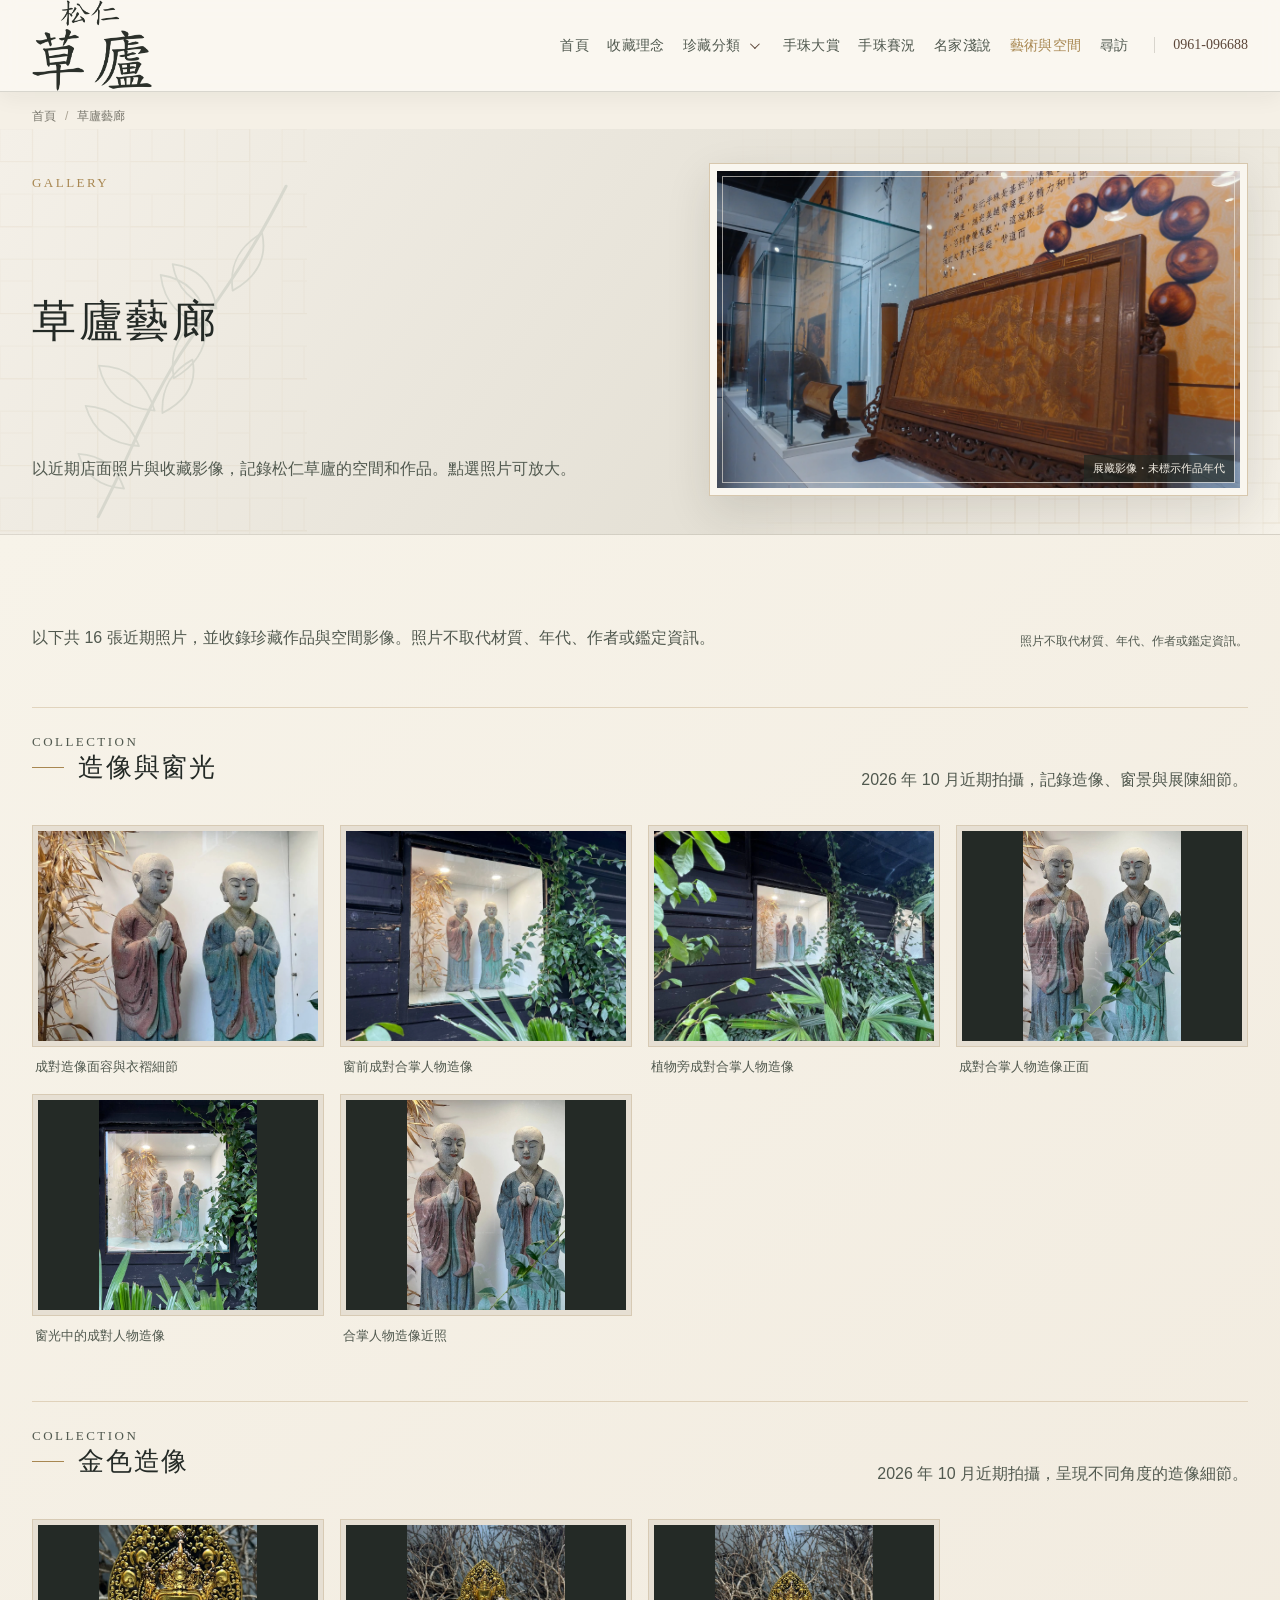
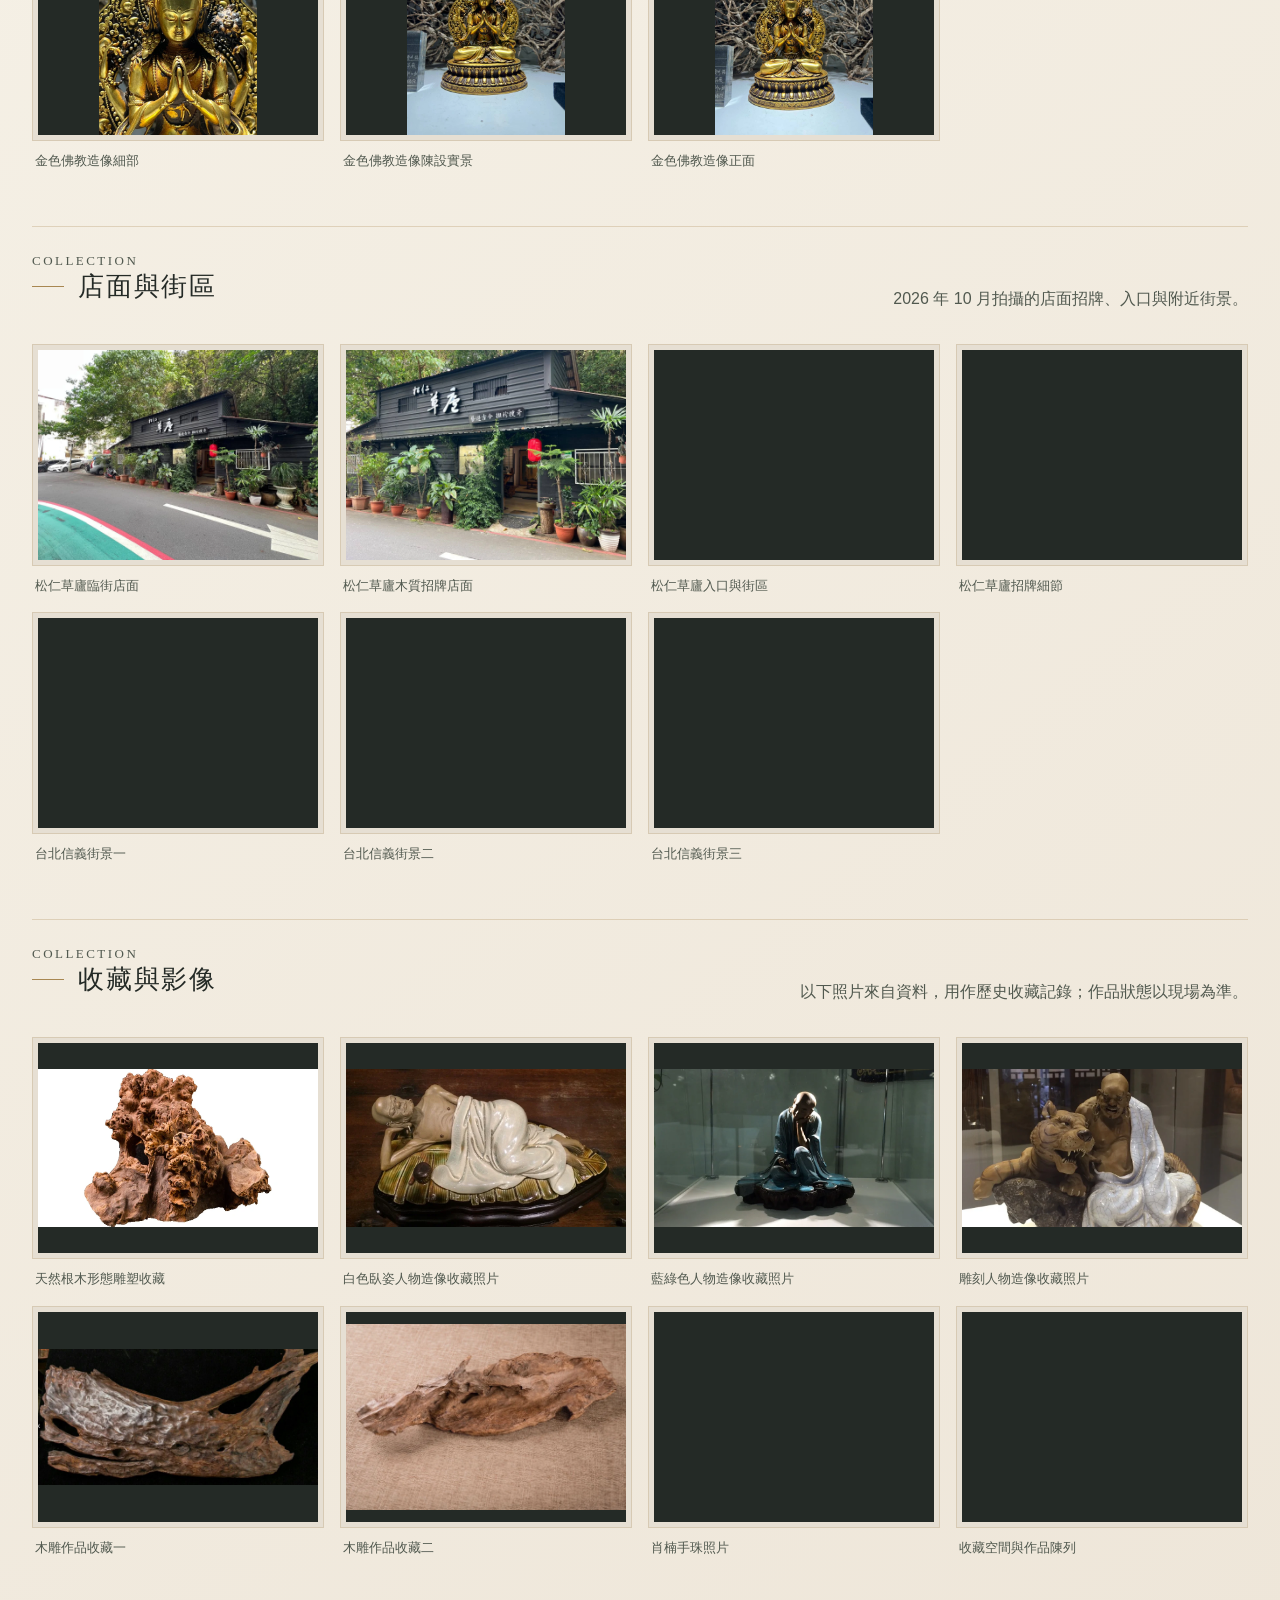
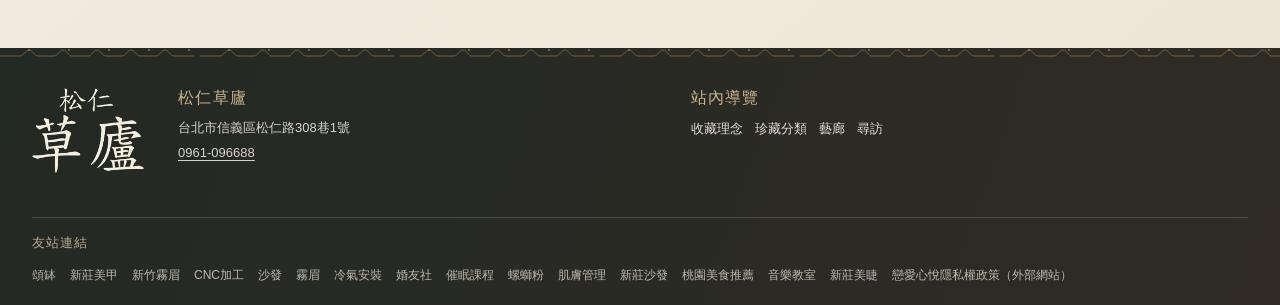
<file: gallery/index.html>
<!DOCTYPE html>
<html lang="zh-Hant"><head><meta charset="utf-8"/><meta content="width=device-width, initial-scale=1" name="viewport"/>
<title>草廬藝廊｜松仁草廬</title><meta content="瀏覽 2026 年 10 月拍攝的松仁草廬店面、造像與街景照片，以及選定的收藏影像。" name="description"/><meta content="index,follow,max-image-preview:large" name="robots"/>
<link href="https://tsaoloo.github.io/gallery/" rel="canonical"/><link href="/favicon.ico" rel="icon" type="image/x-icon"/><link href="/favicon.png" rel="icon" type="image/png"/><link href="/assets/css/site.css?v=20261017-w05-r4-footer" rel="stylesheet"/>
<meta content="website" property="og:type"/><meta content="zh_TW" property="og:locale"/><meta content="松仁草廬" property="og:site_name"/><meta content="草廬藝廊｜松仁草廬" property="og:title"/><meta content="瀏覽 2026 年 10 月拍攝的松仁草廬店面、造像與街景照片，以及選定的收藏影像。" property="og:description"/><meta content="https://tsaoloo.github.io/gallery/" property="og:url"/><meta content="https://tsaoloo.github.io/assets/images/shop-front-sign.webp" property="og:image"/><meta content="summary_large_image" name="twitter:card"/><meta content="草廬藝廊｜松仁草廬" name="twitter:title"/><meta content="瀏覽 2026 年 10 月拍攝的松仁草廬店面、造像與街景照片，以及選定的收藏影像。" name="twitter:description"/><meta content="https://tsaoloo.github.io/assets/images/shop-front-sign.webp" name="twitter:image"/><script type="application/ld+json">{"@context":"https://schema.org","@type":"BreadcrumbList","itemListElement":[{"@type":"ListItem","position":1,"name":"首頁","item":"https://tsaoloo.github.io/"},{"@type":"ListItem","position":2,"name":"草廬藝廊","item":"https://tsaoloo.github.io/gallery/"}]}</script>
</head><body><a class="skip-link" href="#main">跳至主要內容</a><header class="site-header"><div class="wrap header-inner"><a aria-label="松仁草廬首頁" class="brand" href="/"><img alt="松仁草廬標誌" height="620" src="/assets/brand/logo-primary.png" width="822"/></a><button aria-controls="main-nav" aria-expanded="false" class="menu-toggle" type="button"><span aria-hidden="true" class="menu-mark"><span></span><span></span></span><span>選單</span></button><nav aria-label="主要導覽" class="site-nav" id="main-nav"><ul><li><a href="/">首頁</a></li><li><a href="/about/">收藏理念</a></li><li class="nav-item--submenu"><a href="/collections/">珍藏分類</a><button aria-controls="collection-submenu" aria-expanded="false" aria-label="展開珍藏分類子選單" class="submenu-toggle" type="button"><span aria-hidden="true"></span></button><ul class="nav-submenu" id="collection-submenu"><li><a href="/sculpture/">佛教造像</a></li><li><a href="/wood-art/">木藝與肖楠</a></li><li><a href="/collections/figures/">古典人物造像</a></li></ul></li><li><a href="/bead-awards/">手珠大賞</a></li><li><a href="/bead-contest/">手珠賽況</a></li><li><a href="/artists/">名家淺說</a></li><li><a aria-current="page" href="/gallery/">藝術與空間</a></li><li><a href="/visit/">尋訪</a></li></ul></nav><a aria-label="致電松仁草廬 0961-096688" class="header-phone" href="tel:+886961096688">0961-096688</a></div></header><main class="page-main page-main--gallery" id="main"><nav aria-label="麵包屑導覽" class="breadcrumbs"><ol><li><a href="/">首頁</a></li><li aria-current="page">草廬藝廊</li></ol></nav><section class="page-hero page-hero--image"><div class="wrap"><p class="page-kicker">GALLERY</p><div class="page-heading-row"><h1 class="page-title">草廬藝廊</h1><p aria-hidden="true" class="page-side-note">松仁草廬・東方古典藝術</p></div><p class="page-intro">以近期店面照片與收藏影像，記錄松仁草廬的空間和作品。點選照片可放大。</p><figure class="page-hero-art"><img alt="木作與展陳細節" decoding="async" fetchpriority="high" height="1350" loading="eager" src="/assets/images/archive-art-screen.webp" width="2400"/><figcaption>展藏影像・未標示作品年代</figcaption></figure></div></section><section class="page-body"><div class="wrap"><div class="gallery-intro"><p>以下共 16 張近期照片，並收錄珍藏作品與空間影像。照片不取代材質、年代、作者或鑑定資訊。</p><p class="disclaimer">照片不取代材質、年代、作者或鑑定資訊。</p></div><section class="gallery-group"><div class="gallery-intro"><div><p class="section-kicker">COLLECTION</p><h2 class="section-heading">造像與窗光</h2></div><p>2026 年 10 月近期拍攝，記錄造像、窗景與展陳細節。</p></div><div class="photo-grid photo-grid--four"><figure class="photo-card"><button aria-label="放大查看：成對造像面容與衣褶細節" class="media-trigger" data-alt="成對造像面容與衣褶細節" data-caption="成對造像面容與衣褶細節" data-full="/assets/images/paired-figures-detail.webp" type="button"><img alt="成對造像面容與衣褶細節" decoding="async" height="960" loading="lazy" src="/assets/images/paired-figures-detail.webp" width="1280"/></button><figcaption><strong>成對造像面容與衣褶細節</strong></figcaption></figure><figure class="photo-card"><button aria-label="放大查看：窗前成對合掌人物造像" class="media-trigger" data-alt="窗前成對合掌人物造像" data-caption="窗前成對合掌人物造像" data-full="/assets/images/paired-figures-window.webp" type="button"><img alt="窗前成對合掌人物造像" decoding="async" height="960" loading="lazy" src="/assets/images/paired-figures-window.webp" width="1280"/></button><figcaption><strong>窗前成對合掌人物造像</strong></figcaption></figure><figure class="photo-card"><button aria-label="放大查看：植物旁成對合掌人物造像" class="media-trigger" data-alt="植物旁成對合掌人物造像" data-caption="植物旁成對合掌人物造像" data-full="/assets/images/paired-figures-greenery.webp" type="button"><img alt="植物旁成對合掌人物造像" decoding="async" height="960" loading="lazy" src="/assets/images/paired-figures-greenery.webp" width="1280"/></button><figcaption><strong>植物旁成對合掌人物造像</strong></figcaption></figure><figure class="photo-card"><button aria-label="放大查看：成對合掌人物造像正面" class="media-trigger" data-alt="成對合掌人物造像正面" data-caption="成對合掌人物造像正面" data-full="/assets/images/paired-figures-portrait.webp" type="button"><img alt="成對合掌人物造像正面" decoding="async" height="1280" loading="lazy" src="/assets/images/paired-figures-portrait.webp" width="960"/></button><figcaption><strong>成對合掌人物造像正面</strong></figcaption></figure><figure class="photo-card"><button aria-label="放大查看：窗光中的成對人物造像" class="media-trigger" data-alt="窗光中的成對人物造像" data-caption="窗光中的成對人物造像" data-full="/assets/images/paired-figures-window-portrait.webp" type="button"><img alt="窗光中的成對人物造像" decoding="async" height="1280" loading="lazy" src="/assets/images/paired-figures-window-portrait.webp" width="960"/></button><figcaption><strong>窗光中的成對人物造像</strong></figcaption></figure><figure class="photo-card"><button aria-label="放大查看：合掌人物造像近照" class="media-trigger" data-alt="合掌人物造像近照" data-caption="合掌人物造像近照" data-full="/assets/images/paired-figures-close.webp" type="button"><img alt="合掌人物造像近照" decoding="async" height="1280" loading="lazy" src="/assets/images/paired-figures-close.webp" width="960"/></button><figcaption><strong>合掌人物造像近照</strong></figcaption></figure></div></section><section class="gallery-group"><div class="gallery-intro"><div><p class="section-kicker">COLLECTION</p><h2 class="section-heading">金色造像</h2></div><p>2026 年 10 月近期拍攝，呈現不同角度的造像細節。</p></div><div class="photo-grid photo-grid--four"><figure class="photo-card"><button aria-label="放大查看：金色佛教造像細部" class="media-trigger" data-alt="金色佛教造像細部" data-caption="金色佛教造像細部" data-full="/assets/images/gold-figure-detail.webp" type="button"><img alt="金色佛教造像細部" decoding="async" height="1280" loading="lazy" src="/assets/images/gold-figure-detail.webp" width="960"/></button><figcaption><strong>金色佛教造像細部</strong></figcaption></figure><figure class="photo-card"><button aria-label="放大查看：金色佛教造像陳設實景" class="media-trigger" data-alt="金色佛教造像陳設實景" data-caption="金色佛教造像陳設實景" data-full="/assets/images/gold-figure-context.webp" type="button"><img alt="金色佛教造像陳設實景" decoding="async" height="1280" loading="lazy" src="/assets/images/gold-figure-context.webp" width="960"/></button><figcaption><strong>金色佛教造像陳設實景</strong></figcaption></figure><figure class="photo-card"><button aria-label="放大查看：金色佛教造像正面" class="media-trigger" data-alt="金色佛教造像正面" data-caption="金色佛教造像正面" data-full="/assets/images/gold-figure-front.webp" type="button"><img alt="金色佛教造像正面" decoding="async" height="1280" loading="lazy" src="/assets/images/gold-figure-front.webp" width="960"/></button><figcaption><strong>金色佛教造像正面</strong></figcaption></figure></div></section><section class="gallery-group"><div class="gallery-intro"><div><p class="section-kicker">COLLECTION</p><h2 class="section-heading">店面與街區</h2></div><p>2026 年 10 月拍攝的店面招牌、入口與附近街景。</p></div><div class="photo-grid photo-grid--four"><figure class="photo-card"><button aria-label="放大查看：松仁草廬臨街店面" class="media-trigger" data-alt="松仁草廬臨街店面" data-caption="松仁草廬臨街店面" data-full="/assets/images/shop-front-street.webp" type="button"><img alt="松仁草廬臨街店面" decoding="async" height="960" loading="lazy" src="/assets/images/shop-front-street.webp" width="1280"/></button><figcaption><strong>松仁草廬臨街店面</strong></figcaption></figure><figure class="photo-card"><button aria-label="放大查看：松仁草廬木質招牌店面" class="media-trigger" data-alt="松仁草廬木質招牌店面" data-caption="松仁草廬木質招牌店面" data-full="/assets/images/shop-front-sign.webp" type="button"><img alt="松仁草廬木質招牌店面" decoding="async" height="960" loading="lazy" src="/assets/images/shop-front-sign.webp" width="1280"/></button><figcaption><strong>松仁草廬木質招牌店面</strong></figcaption></figure><figure class="photo-card"><button aria-label="放大查看：松仁草廬入口與街區" class="media-trigger" data-alt="松仁草廬入口與街區" data-caption="松仁草廬入口與街區" data-full="/assets/images/shop-approach.webp" type="button"><img alt="松仁草廬入口與街區" decoding="async" height="960" loading="lazy" src="/assets/images/shop-approach.webp" width="1280"/></button><figcaption><strong>松仁草廬入口與街區</strong></figcaption></figure><figure class="photo-card"><button aria-label="放大查看：松仁草廬招牌細節" class="media-trigger" data-alt="松仁草廬招牌細節" data-caption="松仁草廬招牌細節" data-full="/assets/images/shop-front-sign-detail.webp" type="button"><img alt="松仁草廬招牌細節" decoding="async" height="960" loading="lazy" src="/assets/images/shop-front-sign-detail.webp" width="1280"/></button><figcaption><strong>松仁草廬招牌細節</strong></figcaption></figure><figure class="photo-card"><button aria-label="放大查看：台北信義街景一" class="media-trigger" data-alt="台北信義街景一" data-caption="台北信義街景一" data-full="/assets/images/taipei-street-01.webp" type="button"><img alt="台北信義街景一" decoding="async" height="1280" loading="lazy" src="/assets/images/taipei-street-01.webp" width="960"/></button><figcaption><strong>台北信義街景一</strong></figcaption></figure><figure class="photo-card"><button aria-label="放大查看：台北信義街景二" class="media-trigger" data-alt="台北信義街景二" data-caption="台北信義街景二" data-full="/assets/images/taipei-street-02.webp" type="button"><img alt="台北信義街景二" decoding="async" height="1280" loading="lazy" src="/assets/images/taipei-street-02.webp" width="960"/></button><figcaption><strong>台北信義街景二</strong></figcaption></figure><figure class="photo-card"><button aria-label="放大查看：台北信義街景三" class="media-trigger" data-alt="台北信義街景三" data-caption="台北信義街景三" data-full="/assets/images/taipei-street-03.webp" type="button"><img alt="台北信義街景三" decoding="async" height="1280" loading="lazy" src="/assets/images/taipei-street-03.webp" width="960"/></button><figcaption><strong>台北信義街景三</strong></figcaption></figure></div></section><section class="gallery-group"><div class="gallery-intro"><div><p class="section-kicker">COLLECTION</p><h2 class="section-heading">收藏與影像</h2></div><p>以下照片來自資料，用作歷史收藏記錄；作品狀態以現場為準。</p></div><div class="photo-grid photo-grid--four"><figure class="photo-card"><button aria-label="放大查看：天然根木形態雕塑收藏" class="media-trigger" data-alt="天然根木形態雕塑收藏" data-caption="天然根木形態雕塑收藏" data-full="/assets/images/root-form-sculpture.webp" type="button"><img alt="天然根木形態雕塑收藏" decoding="async" height="480" loading="lazy" src="/assets/images/root-form-sculpture.webp" width="853"/></button><figcaption><strong>天然根木形態雕塑收藏</strong></figcaption></figure><figure class="photo-card"><button aria-label="放大查看：白色臥姿人物造像收藏照片" class="media-trigger" data-alt="白色臥姿人物造像收藏照片" data-caption="白色臥姿人物造像收藏照片" data-full="/assets/images/white-reclining-figure.webp" type="button"><img alt="白色臥姿人物造像收藏照片" decoding="async" height="480" loading="lazy" src="/assets/images/white-reclining-figure.webp" width="853"/></button><figcaption><strong>白色臥姿人物造像收藏照片</strong></figcaption></figure><figure class="photo-card"><button aria-label="放大查看：藍綠色人物造像收藏照片" class="media-trigger" data-alt="藍綠色人物造像收藏照片" data-caption="藍綠色人物造像收藏照片" data-full="/assets/images/blue-green-figure.webp" type="button"><img alt="藍綠色人物造像收藏照片" decoding="async" height="480" loading="lazy" src="/assets/images/blue-green-figure.webp" width="853"/></button><figcaption><strong>藍綠色人物造像收藏照片</strong></figcaption></figure><figure class="photo-card"><button aria-label="放大查看：雕刻人物造像收藏照片" class="media-trigger" data-alt="雕刻人物造像收藏照片" data-caption="雕刻人物造像收藏照片" data-full="/assets/images/carved-figure.webp" type="button"><img alt="雕刻人物造像收藏照片" decoding="async" height="480" loading="lazy" src="/assets/images/carved-figure.webp" width="853"/></button><figcaption><strong>雕刻人物造像收藏照片</strong></figcaption></figure><figure class="photo-card"><button aria-label="放大查看：木雕作品收藏一" class="media-trigger" data-alt="木雕作品收藏一" data-caption="木雕作品收藏一" data-full="/assets/images/root-carving-01.webp" type="button"><img alt="木雕作品收藏一" decoding="async" height="620" loading="lazy" src="/assets/images/root-carving-01.webp" width="1280"/></button><figcaption><strong>木雕作品收藏一</strong></figcaption></figure><figure class="photo-card"><button aria-label="放大查看：木雕作品收藏二" class="media-trigger" data-alt="木雕作品收藏二" data-caption="木雕作品收藏二" data-full="/assets/images/root-carving-02.webp" type="button"><img alt="木雕作品收藏二" decoding="async" height="768" loading="lazy" src="/assets/images/root-carving-02.webp" width="1152"/></button><figcaption><strong>木雕作品收藏二</strong></figcaption></figure><figure class="photo-card"><button aria-label="放大查看：肖楠手珠照片" class="media-trigger" data-alt="肖楠手珠照片" data-caption="肖楠手珠照片" data-full="/assets/images/bead-legacy-portrait.webp" type="button"><img alt="肖楠手珠照片" decoding="async" height="890" loading="lazy" src="/assets/images/bead-legacy-portrait.webp" width="1020"/></button><figcaption><strong>肖楠手珠照片</strong></figcaption></figure><figure class="photo-card"><button aria-label="放大查看：收藏展示中的木雕作品" class="media-trigger" data-alt="收藏展示中的木雕作品與說明展示" data-caption="收藏空間與作品陳列" data-full="/assets/images/archive-figure-display.webp" type="button"><img alt="收藏展示中的木雕作品與說明展示" decoding="async" height="1350" loading="lazy" src="/assets/images/archive-figure-display.webp" width="2400"/></button><figcaption><strong>收藏空間與作品陳列</strong></figcaption></figure></div></section></div></section></main><footer class="site-footer"><div class="wrap"><div class="footer-main"><div class="footer-brand"><a aria-label="松仁草廬首頁" class="footer-logo" href="/"><img alt="松仁草廬標誌" height="620" src="/assets/brand/logo-white.png" width="822"/></a></div><div><h2 class="footer-title">松仁草廬</h2><p>台北市信義區松仁路308巷1號<br/><a href="tel:+886961096688">0961-096688</a></p></div><div><h2 class="footer-title">站內導覽</h2><nav aria-label="頁尾導覽" class="footer-links"><a href="/about/">收藏理念</a><a href="/collections/">珍藏分類</a><a href="/gallery/">藝廊</a><a href="/visit/">尋訪</a></nav></div></div><nav class="footer-friends" aria-label="友站連結"><h2 class="footer-title">友站連結</h2><ul class="footer-friend-links"><li><a href="https://pssbrbowl.org" target="_blank" rel="noopener noreferrer nofollow">頌缽</a></li><li><a href="https://www.google.com/maps/place/?q=place_id:ChIJsQQHkNinQjQRCzCgK-JzXiY" target="_blank" rel="noopener noreferrer nofollow">新莊美甲</a></li><li><a href="https://g.page/r/CXx5SwpMJtznEBM" target="_blank" rel="noopener noreferrer nofollow">新竹霧眉</a></li><li><a href="https://shang-yang.com" target="_blank" rel="noopener noreferrer nofollow">CNC加工</a></li><li><a href="https://www.facebook.com/SleepCatcherBeddding/" target="_blank" rel="noopener noreferrer nofollow">沙發</a></li><li><a href="https://www.facebook.com/frenchcarmenn" target="_blank" rel="noopener noreferrer nofollow">霧眉</a></li><li><a href="https://anj0962092082.com" target="_blank" rel="noopener noreferrer nofollow">冷氣安裝</a></li><li><a href="https://onlovebox.com" target="_blank" rel="noopener noreferrer nofollow">婚友社</a></li><li><a href="https://exploremind.org" target="_blank" rel="noopener noreferrer nofollow">催眠課程</a></li><li><a href="https://heshen-food.com" target="_blank" rel="noopener noreferrer nofollow">螺螄粉</a></li><li><a href="https://siaoshihsi.com" target="_blank" rel="noopener noreferrer nofollow">肌膚管理</a></li><li><a href="https://g.page/r/CUb0WNqMrpZCEBM/" target="_blank" rel="noopener noreferrer nofollow">新莊沙發</a></li><li><a href="https://www.google.com/maps/place/?q=place_id:ChIJ4z7BoC0jaDQRovf6pnd_3uE" target="_blank" rel="noopener noreferrer nofollow">桃園美食推薦</a></li><li><a href="https://aikomusic.github.io" target="_blank" rel="noopener noreferrer nofollow">音樂教室</a></li><li><a href="https://soeyemei.com" target="_blank" rel="noopener noreferrer nofollow">新莊美睫</a></li><li><a href="https://onlovebox.com/privacy-policy/" target="_blank" rel="noopener noreferrer nofollow">戀愛心悅隱私權政策（外部網站）</a></li></ul></nav></div></footer><dialog aria-label="藏品照片放大檢視" class="lightbox" id="lightbox"><figure class="lightbox-inner"><button aria-label="關閉圖片" class="lightbox-close" type="button">關閉</button><img alt=""/><figcaption></figcaption></figure></dialog><script defer="" src="/assets/js/site.js?v=20261017-w05-r4"></script></body></html>
</file>
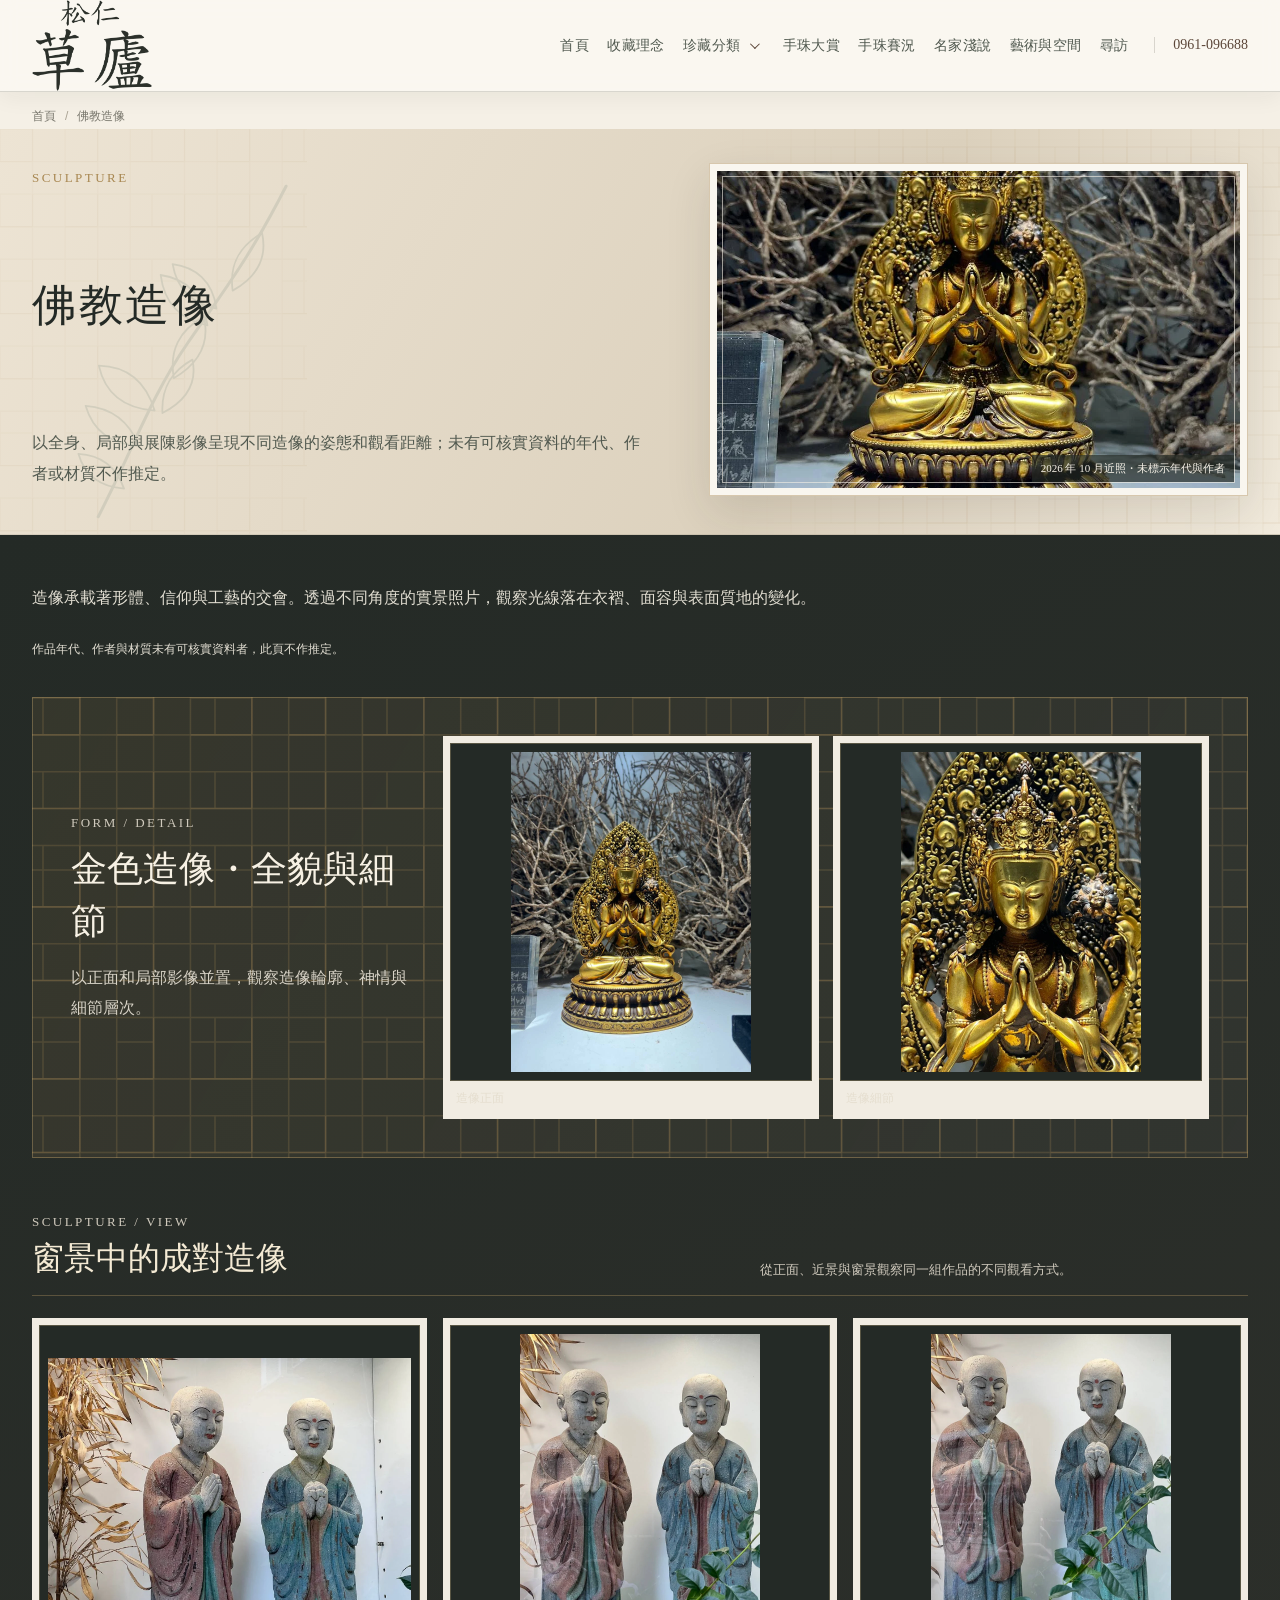
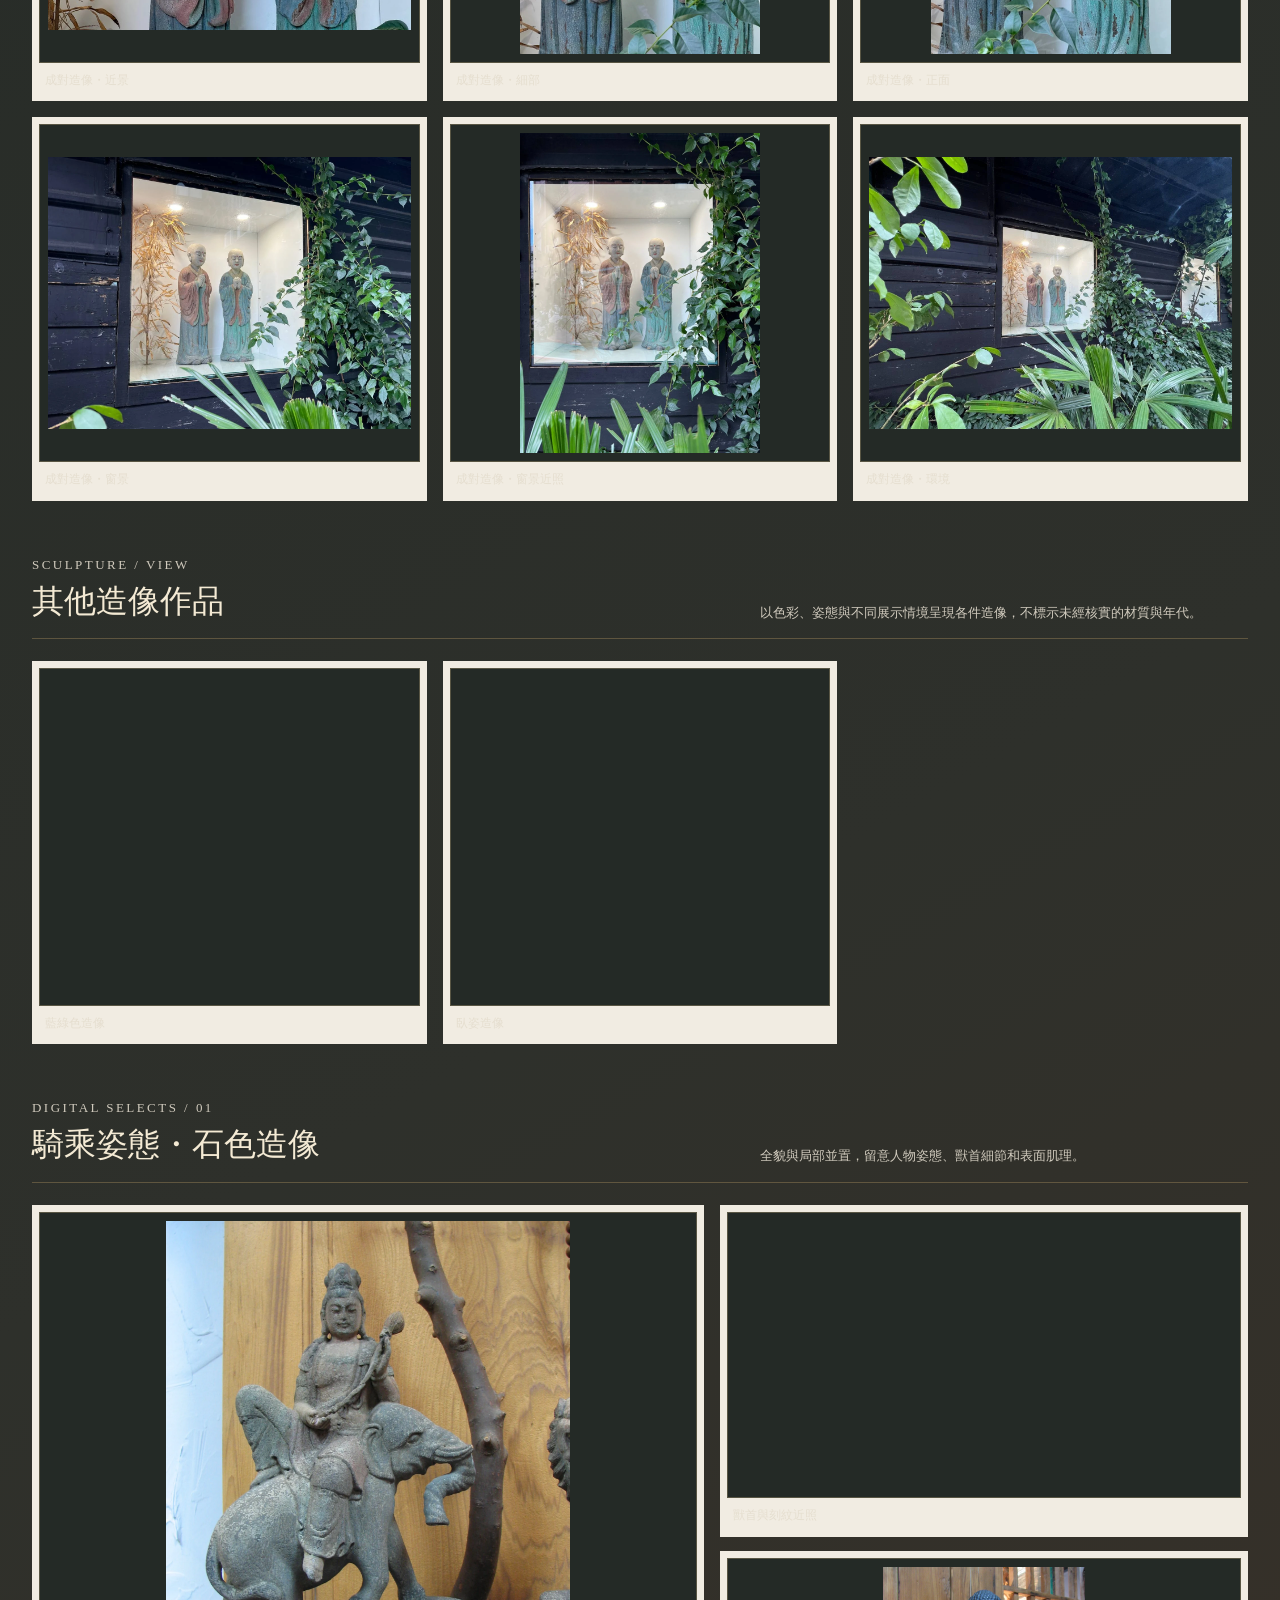
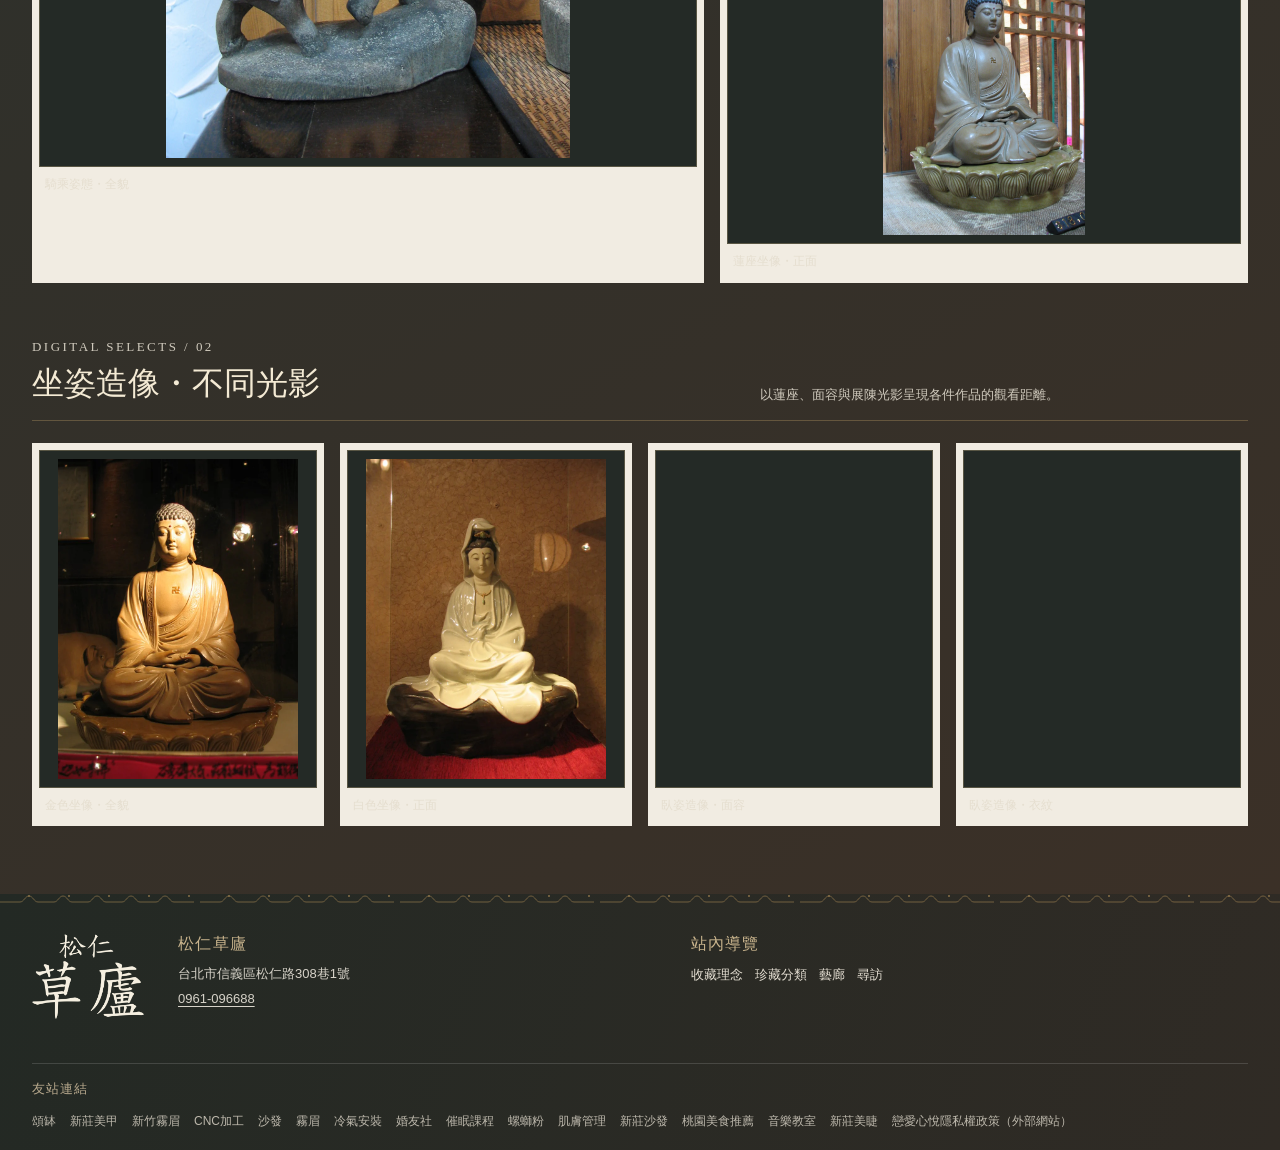
<file: sculpture/index.html>
<!DOCTYPE html>
<html lang="zh-Hant"><head><meta charset="utf-8"/><meta content="width=device-width, initial-scale=1" name="viewport"/>
<title>佛教造像｜松仁草廬</title><meta content="瀏覽松仁草廬佛教造像、成對人物與作品細節影像，從不同角度觀看姿態與展陳。" name="description"/><meta content="index,follow,max-image-preview:large" name="robots"/>
<link href="https://tsaoloo.github.io/sculpture/" rel="canonical"/><link href="/favicon.ico" rel="icon" type="image/x-icon"/><link href="/favicon.png" rel="icon" type="image/png"/><link href="/assets/css/site.css?v=20261017-w05-r4-footer" rel="stylesheet"/>
<meta content="website" property="og:type"/><meta content="zh_TW" property="og:locale"/><meta content="松仁草廬" property="og:site_name"/><meta content="佛教造像｜松仁草廬" property="og:title"/><meta content="瀏覽松仁草廬佛教造像、成對人物與作品細節影像，從不同角度觀看姿態與展陳。" property="og:description"/><meta content="https://tsaoloo.github.io/sculpture/" property="og:url"/><meta content="https://tsaoloo.github.io/assets/images/shop-front-sign.webp" property="og:image"/><meta content="summary_large_image" name="twitter:card"/><meta content="佛教造像｜松仁草廬" name="twitter:title"/><meta content="瀏覽松仁草廬佛教造像、成對人物與作品細節影像，從不同角度觀看姿態與展陳。" name="twitter:description"/><meta content="https://tsaoloo.github.io/assets/images/shop-front-sign.webp" name="twitter:image"/><script type="application/ld+json">{"@context":"https://schema.org","@type":"BreadcrumbList","itemListElement":[{"@type":"ListItem","position":1,"name":"首頁","item":"https://tsaoloo.github.io/"},{"@type":"ListItem","position":2,"name":"佛教造像","item":"https://tsaoloo.github.io/sculpture/"}]}</script>
</head><body><a class="skip-link" href="#main">跳至主要內容</a><header class="site-header"><div class="wrap header-inner"><a aria-label="松仁草廬首頁" class="brand" href="/"><img alt="松仁草廬標誌" height="620" src="/assets/brand/logo-primary.png" width="822"/></a><button aria-controls="main-nav" aria-expanded="false" class="menu-toggle" type="button"><span aria-hidden="true" class="menu-mark"><span></span><span></span></span><span>選單</span></button><nav aria-label="主要導覽" class="site-nav" id="main-nav"><ul><li><a href="/">首頁</a></li><li><a href="/about/">收藏理念</a></li><li class="nav-item--submenu"><a href="/collections/">珍藏分類</a><button aria-controls="collection-submenu" aria-expanded="false" aria-label="展開珍藏分類子選單" class="submenu-toggle" type="button"><span aria-hidden="true"></span></button><ul class="nav-submenu" id="collection-submenu"><li><a aria-current="page" href="/sculpture/">佛教造像</a></li><li><a href="/wood-art/">木藝與肖楠</a></li><li><a href="/collections/figures/">古典人物造像</a></li></ul></li><li><a href="/bead-awards/">手珠大賞</a></li><li><a href="/bead-contest/">手珠賽況</a></li><li><a href="/artists/">名家淺說</a></li><li><a href="/gallery/">藝術與空間</a></li><li><a href="/visit/">尋訪</a></li></ul></nav><a aria-label="致電松仁草廬 0961-096688" class="header-phone" href="tel:+886961096688">0961-096688</a></div></header><main class="page-main page-main--sculpture" id="main"><nav aria-label="麵包屑導覽" class="breadcrumbs"><ol><li><a href="/">首頁</a></li><li aria-current="page">佛教造像</li></ol></nav><section class="page-hero page-hero--image"><div class="wrap"><p class="page-kicker">SCULPTURE</p><div class="page-heading-row"><h1 class="page-title">佛教造像</h1><p aria-hidden="true" class="page-side-note">松仁草廬・東方古典藝術</p></div><p class="page-intro">以全身、局部與展陳影像呈現不同造像的姿態和觀看距離；未有可核實資料的年代、作者或材質不作推定。</p><figure class="page-hero-art"><img alt="金色造像陳設與枝影" decoding="async" fetchpriority="high" height="1280" loading="eager" src="/assets/images/gold-figure-context.webp" width="960"/><figcaption>2026 年 10 月近照・未標示年代與作者</figcaption></figure></div></section><section class="page-body"><div class="wrap"><div class="prose prose--narrow"><p>造像承載著形體、信仰與工藝的交會。透過不同角度的實景照片，觀察光線落在衣褶、面容與表面質地的變化。</p><p class="disclaimer">作品年代、作者與材質未有可核實資料者，此頁不作推定。</p></div><div class="sculpture-visual-story"><section aria-label="金色造像正面與細節" class="sculpture-highlight"><div class="sculpture-highlight-copy"><p class="section-kicker">FORM / DETAIL</p><h2>金色造像・全貌與細節</h2><p>以正面和局部影像並置，觀察造像輪廓、神情與細節層次。</p></div><div class="sculpture-highlight-images"><figure class="photo-card"><button aria-label="放大查看：造像正面" class="media-trigger" data-alt="金色造像正面影像" data-caption="造像正面" data-full="/assets/images/gold-figure-front.webp" type="button"><img alt="金色造像正面影像" decoding="async" height="1280" loading="lazy" src="/assets/images/gold-figure-front.webp" width="960"/></button><figcaption><strong>造像正面</strong></figcaption></figure><figure class="photo-card"><button aria-label="放大查看：造像細節" class="media-trigger" data-alt="金色造像局部細節" data-caption="造像細節" data-full="/assets/images/gold-figure-detail.webp" type="button"><img alt="金色造像局部細節" decoding="async" height="1280" loading="lazy" src="/assets/images/gold-figure-detail.webp" width="960"/></button><figcaption><strong>造像細節</strong></figcaption></figure></div></section><section class="sculpture-photo-group sculpture-pair-group"><div class="sculpture-group-heading"><p class="section-kicker">SCULPTURE / VIEW</p><h2>窗景中的成對造像</h2><p>從正面、近景與窗景觀察同一組作品的不同觀看方式。</p></div><div class="photo-grid photo-grid--four"><figure class="photo-card"><button aria-label="放大查看：成對造像・近景" class="media-trigger" data-alt="成對人物造像正面細節" data-caption="成對造像・近景" data-full="/assets/images/paired-figures-detail.webp" type="button"><img alt="成對人物造像正面細節" decoding="async" height="960" loading="lazy" src="/assets/images/paired-figures-detail.webp" width="1280"/></button><figcaption><strong>成對造像・近景</strong></figcaption></figure><figure class="photo-card"><button aria-label="放大查看：成對造像・細部" class="media-trigger" data-alt="成對人物造像近距離影像" data-caption="成對造像・細部" data-full="/assets/images/paired-figures-close.webp" type="button"><img alt="成對人物造像近距離影像" decoding="async" height="1280" loading="lazy" src="/assets/images/paired-figures-close.webp" width="960"/></button><figcaption><strong>成對造像・細部</strong></figcaption></figure><figure class="photo-card"><button aria-label="放大查看：成對造像・正面" class="media-trigger" data-alt="成對人物造像直幅影像" data-caption="成對造像・正面" data-full="/assets/images/paired-figures-portrait.webp" type="button"><img alt="成對人物造像直幅影像" decoding="async" height="1280" loading="lazy" src="/assets/images/paired-figures-portrait.webp" width="960"/></button><figcaption><strong>成對造像・正面</strong></figcaption></figure><figure class="photo-card"><button aria-label="放大查看：成對造像・窗景" class="media-trigger" data-alt="窗景中的成對人物造像" data-caption="成對造像・窗景" data-full="/assets/images/paired-figures-window.webp" type="button"><img alt="窗景中的成對人物造像" decoding="async" height="960" loading="lazy" src="/assets/images/paired-figures-window.webp" width="1280"/></button><figcaption><strong>成對造像・窗景</strong></figcaption></figure><figure class="photo-card"><button aria-label="放大查看：成對造像・窗景近照" class="media-trigger" data-alt="窗景中的成對人物造像直幅影像" data-caption="成對造像・窗景近照" data-full="/assets/images/paired-figures-window-portrait.webp" type="button"><img alt="窗景中的成對人物造像直幅影像" decoding="async" height="1280" loading="lazy" src="/assets/images/paired-figures-window-portrait.webp" width="960"/></button><figcaption><strong>成對造像・窗景近照</strong></figcaption></figure><figure class="photo-card"><button aria-label="放大查看：成對造像・環境" class="media-trigger" data-alt="植物旁的成對人物造像" data-caption="成對造像・環境" data-full="/assets/images/paired-figures-greenery.webp" type="button"><img alt="植物旁的成對人物造像" decoding="async" height="960" loading="lazy" src="/assets/images/paired-figures-greenery.webp" width="1280"/></button><figcaption><strong>成對造像・環境</strong></figcaption></figure></div></section><section class="sculpture-photo-group sculpture-other-group"><div class="sculpture-group-heading"><p class="section-kicker">SCULPTURE / VIEW</p><h2>其他造像作品</h2><p>以色彩、姿態與不同展示情境呈現各件造像，不標示未經核實的材質與年代。</p></div><div class="photo-grid photo-grid--four"><figure class="photo-card"><button aria-label="放大查看：藍綠色造像" class="media-trigger" data-alt="藍綠色人物造像" data-caption="藍綠色造像" data-full="/assets/images/blue-green-figure.webp" type="button"><img alt="藍綠色人物造像" decoding="async" height="480" loading="lazy" src="/assets/images/blue-green-figure.webp" width="853"/></button><figcaption><strong>藍綠色造像</strong></figcaption></figure><figure class="photo-card"><button aria-label="放大查看：臥姿造像" class="media-trigger" data-alt="白色臥姿人物造像" data-caption="臥姿造像" data-full="/assets/images/white-reclining-figure.webp" type="button"><img alt="白色臥姿人物造像" decoding="async" height="480" loading="lazy" src="/assets/images/white-reclining-figure.webp" width="853"/></button><figcaption><strong>臥姿造像</strong></figcaption></figure></div></section><section class="sculpture-photo-group sculpture-photo-group--mounted"><div class="sculpture-group-heading"><p class="section-kicker">DIGITAL SELECTS / 01</p><h2>騎乘姿態・石色造像</h2><p>全貌與局部並置，留意人物姿態、獸首細節和表面肌理。</p></div><div class="sculpture-feature-grid"><figure class="photo-card"><button aria-label="放大查看：騎乘姿態・全貌" class="media-trigger" data-alt="騎乘姿態造像全貌" data-caption="騎乘姿態・全貌" data-full="/assets/images/sculpture-stone-mounted-full.webp" type="button"><img alt="騎乘姿態造像全貌" decoding="async" height="2048" loading="lazy" src="/assets/images/sculpture-stone-mounted-full.webp" width="1536"/></button><figcaption><strong>騎乘姿態・全貌</strong></figcaption></figure><div class="sculpture-detail-stack"><figure class="photo-card"><button aria-label="放大查看：獸首與刻紋近照" class="media-trigger" data-alt="造像局部的獸首與表面質地" data-caption="獸首與刻紋近照" data-full="/assets/images/sculpture-stone-beast-detail.webp" type="button"><img alt="造像局部的獸首與表面質地" decoding="async" height="2048" loading="lazy" src="/assets/images/sculpture-stone-beast-detail.webp" width="1536"/></button><figcaption><strong>獸首與刻紋近照</strong></figcaption></figure><figure class="photo-card"><button aria-label="放大查看：蓮座坐像・正面" class="media-trigger" data-alt="蓮座上的坐姿造像" data-caption="蓮座坐像・正面" data-full="/assets/images/sculpture-lotus-seat.webp" type="button"><img alt="蓮座上的坐姿造像" decoding="async" height="2048" loading="lazy" src="/assets/images/sculpture-lotus-seat.webp" width="1536"/></button><figcaption><strong>蓮座坐像・正面</strong></figcaption></figure></div></div></section><section class="sculpture-photo-group sculpture-photo-group--seated"><div class="sculpture-group-heading"><p class="section-kicker">DIGITAL SELECTS / 02</p><h2>坐姿造像・不同光影</h2><p>以蓮座、面容與展陳光影呈現各件作品的觀看距離。</p></div><div class="photo-grid photo-grid--four"><figure class="photo-card"><button aria-label="放大查看：金色坐像・全貌" class="media-trigger" data-alt="金色坐姿造像與蓮座" data-caption="金色坐像・全貌" data-full="/assets/images/sculpture-gold-buddha.webp" type="button"><img alt="金色坐姿造像與蓮座" decoding="async" height="1024" loading="lazy" src="/assets/images/sculpture-gold-buddha.webp" width="768"/></button><figcaption><strong>金色坐像・全貌</strong></figcaption></figure><figure class="photo-card"><button aria-label="放大查看：白色坐像・正面" class="media-trigger" data-alt="白色坐姿造像" data-caption="白色坐像・正面" data-full="/assets/images/sculpture-white-guanyin.webp" type="button"><img alt="白色坐姿造像" decoding="async" height="1024" loading="lazy" src="/assets/images/sculpture-white-guanyin.webp" width="768"/></button><figcaption><strong>白色坐像・正面</strong></figcaption></figure><figure class="photo-card"><button aria-label="放大查看：臥姿造像・面容" class="media-trigger" data-alt="白色臥姿造像的面容近照" data-caption="臥姿造像・面容" data-full="/assets/images/sculpture-reclining-face.webp" type="button"><img alt="白色臥姿造像的面容近照" decoding="async" height="2048" loading="lazy" src="/assets/images/sculpture-reclining-face.webp" width="1536"/></button><figcaption><strong>臥姿造像・面容</strong></figcaption></figure><figure class="photo-card"><button aria-label="放大查看：臥姿造像・衣紋" class="media-trigger" data-alt="白色臥姿造像的上身與衣紋" data-caption="臥姿造像・衣紋" data-full="/assets/images/sculpture-reclining-portrait.webp" type="button"><img alt="白色臥姿造像的上身與衣紋" decoding="async" height="2048" loading="lazy" src="/assets/images/sculpture-reclining-portrait.webp" width="1536"/></button><figcaption><strong>臥姿造像・衣紋</strong></figcaption></figure></div></section></div></div></section></main><footer class="site-footer"><div class="wrap"><div class="footer-main"><div class="footer-brand"><a aria-label="松仁草廬首頁" class="footer-logo" href="/"><img alt="松仁草廬標誌" height="620" src="/assets/brand/logo-white.png" width="822"/></a></div><div><h2 class="footer-title">松仁草廬</h2><p>台北市信義區松仁路308巷1號<br/><a href="tel:+886961096688">0961-096688</a></p></div><div><h2 class="footer-title">站內導覽</h2><nav aria-label="頁尾導覽" class="footer-links"><a href="/about/">收藏理念</a><a href="/collections/">珍藏分類</a><a href="/gallery/">藝廊</a><a href="/visit/">尋訪</a></nav></div></div><nav class="footer-friends" aria-label="友站連結"><h2 class="footer-title">友站連結</h2><ul class="footer-friend-links"><li><a href="https://pssbrbowl.org" target="_blank" rel="noopener noreferrer nofollow">頌缽</a></li><li><a href="https://www.google.com/maps/place/?q=place_id:ChIJsQQHkNinQjQRCzCgK-JzXiY" target="_blank" rel="noopener noreferrer nofollow">新莊美甲</a></li><li><a href="https://g.page/r/CXx5SwpMJtznEBM" target="_blank" rel="noopener noreferrer nofollow">新竹霧眉</a></li><li><a href="https://shang-yang.com" target="_blank" rel="noopener noreferrer nofollow">CNC加工</a></li><li><a href="https://www.facebook.com/SleepCatcherBeddding/" target="_blank" rel="noopener noreferrer nofollow">沙發</a></li><li><a href="https://www.facebook.com/frenchcarmenn" target="_blank" rel="noopener noreferrer nofollow">霧眉</a></li><li><a href="https://anj0962092082.com" target="_blank" rel="noopener noreferrer nofollow">冷氣安裝</a></li><li><a href="https://onlovebox.com" target="_blank" rel="noopener noreferrer nofollow">婚友社</a></li><li><a href="https://exploremind.org" target="_blank" rel="noopener noreferrer nofollow">催眠課程</a></li><li><a href="https://heshen-food.com" target="_blank" rel="noopener noreferrer nofollow">螺螄粉</a></li><li><a href="https://siaoshihsi.com" target="_blank" rel="noopener noreferrer nofollow">肌膚管理</a></li><li><a href="https://g.page/r/CUb0WNqMrpZCEBM/" target="_blank" rel="noopener noreferrer nofollow">新莊沙發</a></li><li><a href="https://www.google.com/maps/place/?q=place_id:ChIJ4z7BoC0jaDQRovf6pnd_3uE" target="_blank" rel="noopener noreferrer nofollow">桃園美食推薦</a></li><li><a href="https://aikomusic.github.io" target="_blank" rel="noopener noreferrer nofollow">音樂教室</a></li><li><a href="https://soeyemei.com" target="_blank" rel="noopener noreferrer nofollow">新莊美睫</a></li><li><a href="https://onlovebox.com/privacy-policy/" target="_blank" rel="noopener noreferrer nofollow">戀愛心悅隱私權政策（外部網站）</a></li></ul></nav></div></footer><dialog aria-label="藏品照片放大檢視" class="lightbox" id="lightbox"><figure class="lightbox-inner"><button aria-label="關閉圖片" class="lightbox-close" type="button">關閉</button><img alt=""/><figcaption></figcaption></figure></dialog><script defer="" src="/assets/js/site.js?v=20261017-w05-r4"></script></body></html>
</file>
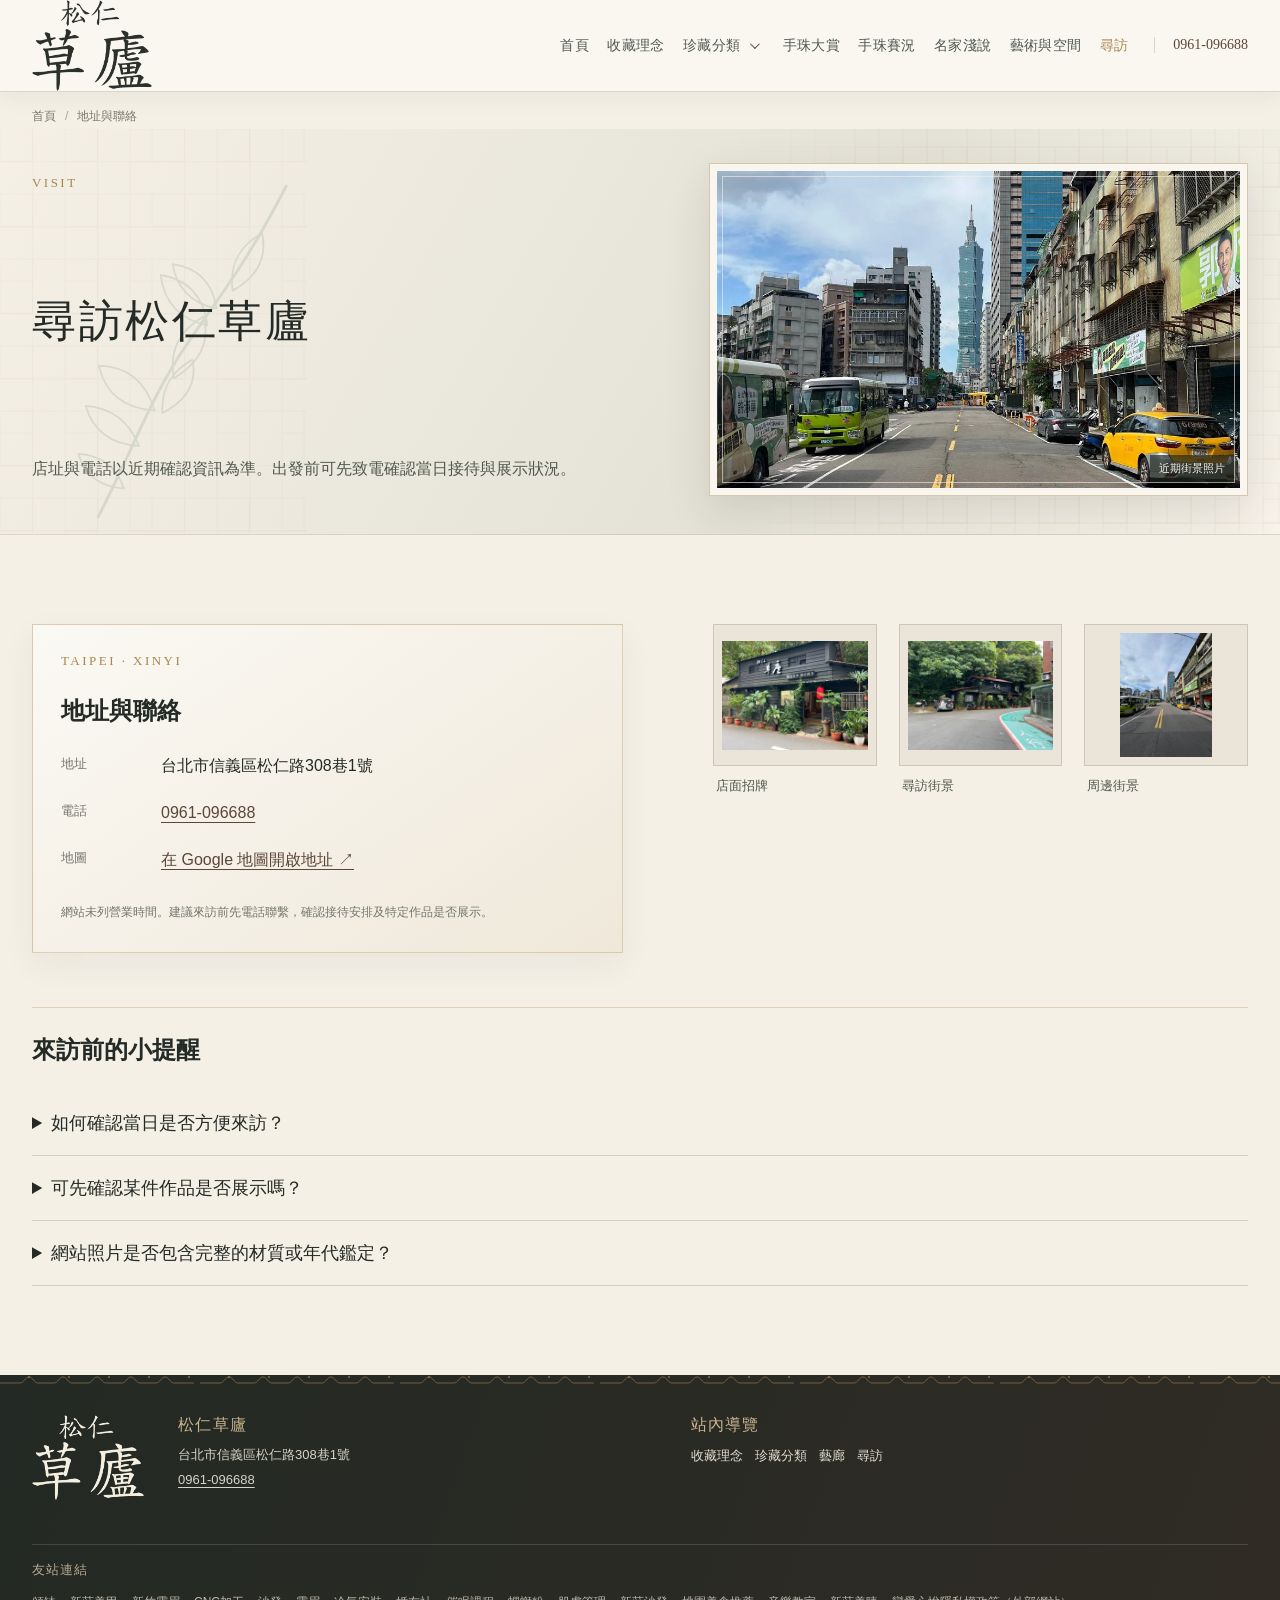
<file: visit/index.html>
<!DOCTYPE html>
<html lang="zh-Hant"><head><meta charset="utf-8"/><meta content="width=device-width, initial-scale=1" name="viewport"/>
<title>地址與聯絡｜松仁草廬</title><meta content="松仁草廬地址為台北市信義區松仁路308巷1號，電話 0961-096688。網站未列營業時間，建議來訪前致電確認。" name="description"/><meta content="index,follow,max-image-preview:large" name="robots"/>
<link href="https://tsaoloo.github.io/visit/" rel="canonical"/><link href="/favicon.ico" rel="icon" type="image/x-icon"/><link href="/favicon.png" rel="icon" type="image/png"/><link href="/assets/css/site.css?v=20261017-w05-r4-footer" rel="stylesheet"/>
<meta content="website" property="og:type"/><meta content="zh_TW" property="og:locale"/><meta content="松仁草廬" property="og:site_name"/><meta content="地址與聯絡｜松仁草廬" property="og:title"/><meta content="松仁草廬地址為台北市信義區松仁路308巷1號，電話 0961-096688。網站未列營業時間，建議來訪前致電確認。" property="og:description"/><meta content="https://tsaoloo.github.io/visit/" property="og:url"/><meta content="https://tsaoloo.github.io/assets/images/shop-front-sign.webp" property="og:image"/><meta content="summary_large_image" name="twitter:card"/><meta content="地址與聯絡｜松仁草廬" name="twitter:title"/><meta content="松仁草廬地址為台北市信義區松仁路308巷1號，電話 0961-096688。網站未列營業時間，建議來訪前致電確認。" name="twitter:description"/><meta content="https://tsaoloo.github.io/assets/images/shop-front-sign.webp" name="twitter:image"/><script type="application/ld+json">{"@context":"https://schema.org","@type":"BreadcrumbList","itemListElement":[{"@type":"ListItem","position":1,"name":"首頁","item":"https://tsaoloo.github.io/"},{"@type":"ListItem","position":2,"name":"地址與聯絡","item":"https://tsaoloo.github.io/visit/"}]}</script>
</head><body><a class="skip-link" href="#main">跳至主要內容</a><header class="site-header"><div class="wrap header-inner"><a aria-label="松仁草廬首頁" class="brand" href="/"><img alt="松仁草廬標誌" height="620" src="/assets/brand/logo-primary.png" width="822"/></a><button aria-controls="main-nav" aria-expanded="false" class="menu-toggle" type="button"><span aria-hidden="true" class="menu-mark"><span></span><span></span></span><span>選單</span></button><nav aria-label="主要導覽" class="site-nav" id="main-nav"><ul><li><a href="/">首頁</a></li><li><a href="/about/">收藏理念</a></li><li class="nav-item--submenu"><a href="/collections/">珍藏分類</a><button aria-controls="collection-submenu" aria-expanded="false" aria-label="展開珍藏分類子選單" class="submenu-toggle" type="button"><span aria-hidden="true"></span></button><ul class="nav-submenu" id="collection-submenu"><li><a href="/sculpture/">佛教造像</a></li><li><a href="/wood-art/">木藝與肖楠</a></li><li><a href="/collections/figures/">古典人物造像</a></li></ul></li><li><a href="/bead-awards/">手珠大賞</a></li><li><a href="/bead-contest/">手珠賽況</a></li><li><a href="/artists/">名家淺說</a></li><li><a href="/gallery/">藝術與空間</a></li><li><a aria-current="page" href="/visit/">尋訪</a></li></ul></nav><a aria-label="致電松仁草廬 0961-096688" class="header-phone" href="tel:+886961096688">0961-096688</a></div></header><main class="page-main page-main--visit" id="main"><nav aria-label="麵包屑導覽" class="breadcrumbs"><ol><li><a href="/">首頁</a></li><li aria-current="page">地址與聯絡</li></ol></nav><section class="page-hero page-hero--image"><div class="wrap"><p class="page-kicker">VISIT</p><div class="page-heading-row"><h1 class="page-title">尋訪松仁草廬</h1><p aria-hidden="true" class="page-side-note">松仁草廬・東方古典藝術</p></div><p class="page-intro">店址與電話以近期確認資訊為準。出發前可先致電確認當日接待與展示狀況。</p><figure class="page-hero-art"><img alt="台北信義街區街景" decoding="async" fetchpriority="high" height="1280" loading="eager" src="/assets/images/taipei-street-02.webp" width="960"/><figcaption>近期街景照片</figcaption></figure></div></section><section class="page-body"><div class="wrap"><div class="visit-panel"><div class="address-card"><p class="section-kicker">TAIPEI &middot; XINYI</p><h2>地址與聯絡</h2><dl><dt>地址</dt><dd>台北市信義區松仁路308巷1號</dd><dt>電話</dt><dd><a href="tel:+886961096688">0961-096688</a></dd><dt>地圖</dt><dd><a href="https://www.google.com/maps/search/?api=1&amp;query=台北市信義區松仁路308巷1號" rel="noopener noreferrer" target="_blank">在 Google 地圖開啟地址 &nearrow;</a></dd></dl><p class="disclaimer">網站未列營業時間。建議來訪前先電話聯繫，確認接待安排及特定作品是否展示。</p></div><div class="photo-grid"><figure class="photo-card"><button aria-label="放大查看：店面招牌" class="media-trigger" data-alt="松仁草廬店面招牌實景" data-caption="店面招牌" data-full="/assets/images/shop-front-sign.webp" type="button"><img alt="松仁草廬店面招牌實景" decoding="async" height="960" loading="lazy" src="/assets/images/shop-front-sign.webp" width="1280"/></button><figcaption><strong>店面招牌</strong></figcaption></figure><figure class="photo-card"><button aria-label="放大查看：尋訪街景" class="media-trigger" data-alt="松仁草廬入口與街區實景" data-caption="尋訪街景" data-full="/assets/images/shop-approach.webp" type="button"><img alt="松仁草廬入口與街區實景" decoding="async" height="960" loading="lazy" src="/assets/images/shop-approach.webp" width="1280"/></button><figcaption><strong>尋訪街景</strong></figcaption></figure><figure class="photo-card"><button aria-label="放大查看：周邊街景" class="media-trigger" data-alt="台北信義街景照片" data-caption="周邊街景" data-full="/assets/images/taipei-street-01.webp" type="button"><img alt="台北信義街景照片" decoding="async" height="1280" loading="lazy" src="/assets/images/taipei-street-01.webp" width="960"/></button><figcaption><strong>周邊街景</strong></figcaption></figure></div></div><div class="faq-list"><h2>來訪前的小提醒</h2><details><summary>如何確認當日是否方便來訪？</summary><p>目前網站未列營業時間，請先致電 0961-096688 確認接待安排。</p></details><details><summary>可先確認某件作品是否展示嗎？</summary><p>可以致電詢問。館藏與展示可能調整，網頁照片不代表即時庫存。</p></details><details><summary>網站照片是否包含完整的材質或年代鑑定？</summary><p>此網站以作品與空間照片為主，未對多數作品標示材質、年代、作者或鑑定結論，相關資訊請於現場確認。</p></details></div></div></section></main><footer class="site-footer"><div class="wrap"><div class="footer-main"><div class="footer-brand"><a aria-label="松仁草廬首頁" class="footer-logo" href="/"><img alt="松仁草廬標誌" height="620" src="/assets/brand/logo-white.png" width="822"/></a></div><div><h2 class="footer-title">松仁草廬</h2><p>台北市信義區松仁路308巷1號<br/><a href="tel:+886961096688">0961-096688</a></p></div><div><h2 class="footer-title">站內導覽</h2><nav aria-label="頁尾導覽" class="footer-links"><a href="/about/">收藏理念</a><a href="/collections/">珍藏分類</a><a href="/gallery/">藝廊</a><a href="/visit/">尋訪</a></nav></div></div><nav class="footer-friends" aria-label="友站連結"><h2 class="footer-title">友站連結</h2><ul class="footer-friend-links"><li><a href="https://pssbrbowl.org" target="_blank" rel="noopener noreferrer nofollow">頌缽</a></li><li><a href="https://www.google.com/maps/place/?q=place_id:ChIJsQQHkNinQjQRCzCgK-JzXiY" target="_blank" rel="noopener noreferrer nofollow">新莊美甲</a></li><li><a href="https://g.page/r/CXx5SwpMJtznEBM" target="_blank" rel="noopener noreferrer nofollow">新竹霧眉</a></li><li><a href="https://shang-yang.com" target="_blank" rel="noopener noreferrer nofollow">CNC加工</a></li><li><a href="https://www.facebook.com/SleepCatcherBeddding/" target="_blank" rel="noopener noreferrer nofollow">沙發</a></li><li><a href="https://www.facebook.com/frenchcarmenn" target="_blank" rel="noopener noreferrer nofollow">霧眉</a></li><li><a href="https://anj0962092082.com" target="_blank" rel="noopener noreferrer nofollow">冷氣安裝</a></li><li><a href="https://onlovebox.com" target="_blank" rel="noopener noreferrer nofollow">婚友社</a></li><li><a href="https://exploremind.org" target="_blank" rel="noopener noreferrer nofollow">催眠課程</a></li><li><a href="https://heshen-food.com" target="_blank" rel="noopener noreferrer nofollow">螺螄粉</a></li><li><a href="https://siaoshihsi.com" target="_blank" rel="noopener noreferrer nofollow">肌膚管理</a></li><li><a href="https://g.page/r/CUb0WNqMrpZCEBM/" target="_blank" rel="noopener noreferrer nofollow">新莊沙發</a></li><li><a href="https://www.google.com/maps/place/?q=place_id:ChIJ4z7BoC0jaDQRovf6pnd_3uE" target="_blank" rel="noopener noreferrer nofollow">桃園美食推薦</a></li><li><a href="https://aikomusic.github.io" target="_blank" rel="noopener noreferrer nofollow">音樂教室</a></li><li><a href="https://soeyemei.com" target="_blank" rel="noopener noreferrer nofollow">新莊美睫</a></li><li><a href="https://onlovebox.com/privacy-policy/" target="_blank" rel="noopener noreferrer nofollow">戀愛心悅隱私權政策（外部網站）</a></li></ul></nav></div></footer><dialog aria-label="藏品照片放大檢視" class="lightbox" id="lightbox"><figure class="lightbox-inner"><button aria-label="關閉圖片" class="lightbox-close" type="button">關閉</button><img alt=""/><figcaption></figcaption></figure></dialog><script defer="" src="/assets/js/site.js?v=20261017-w05-r4"></script></body></html>
</file>
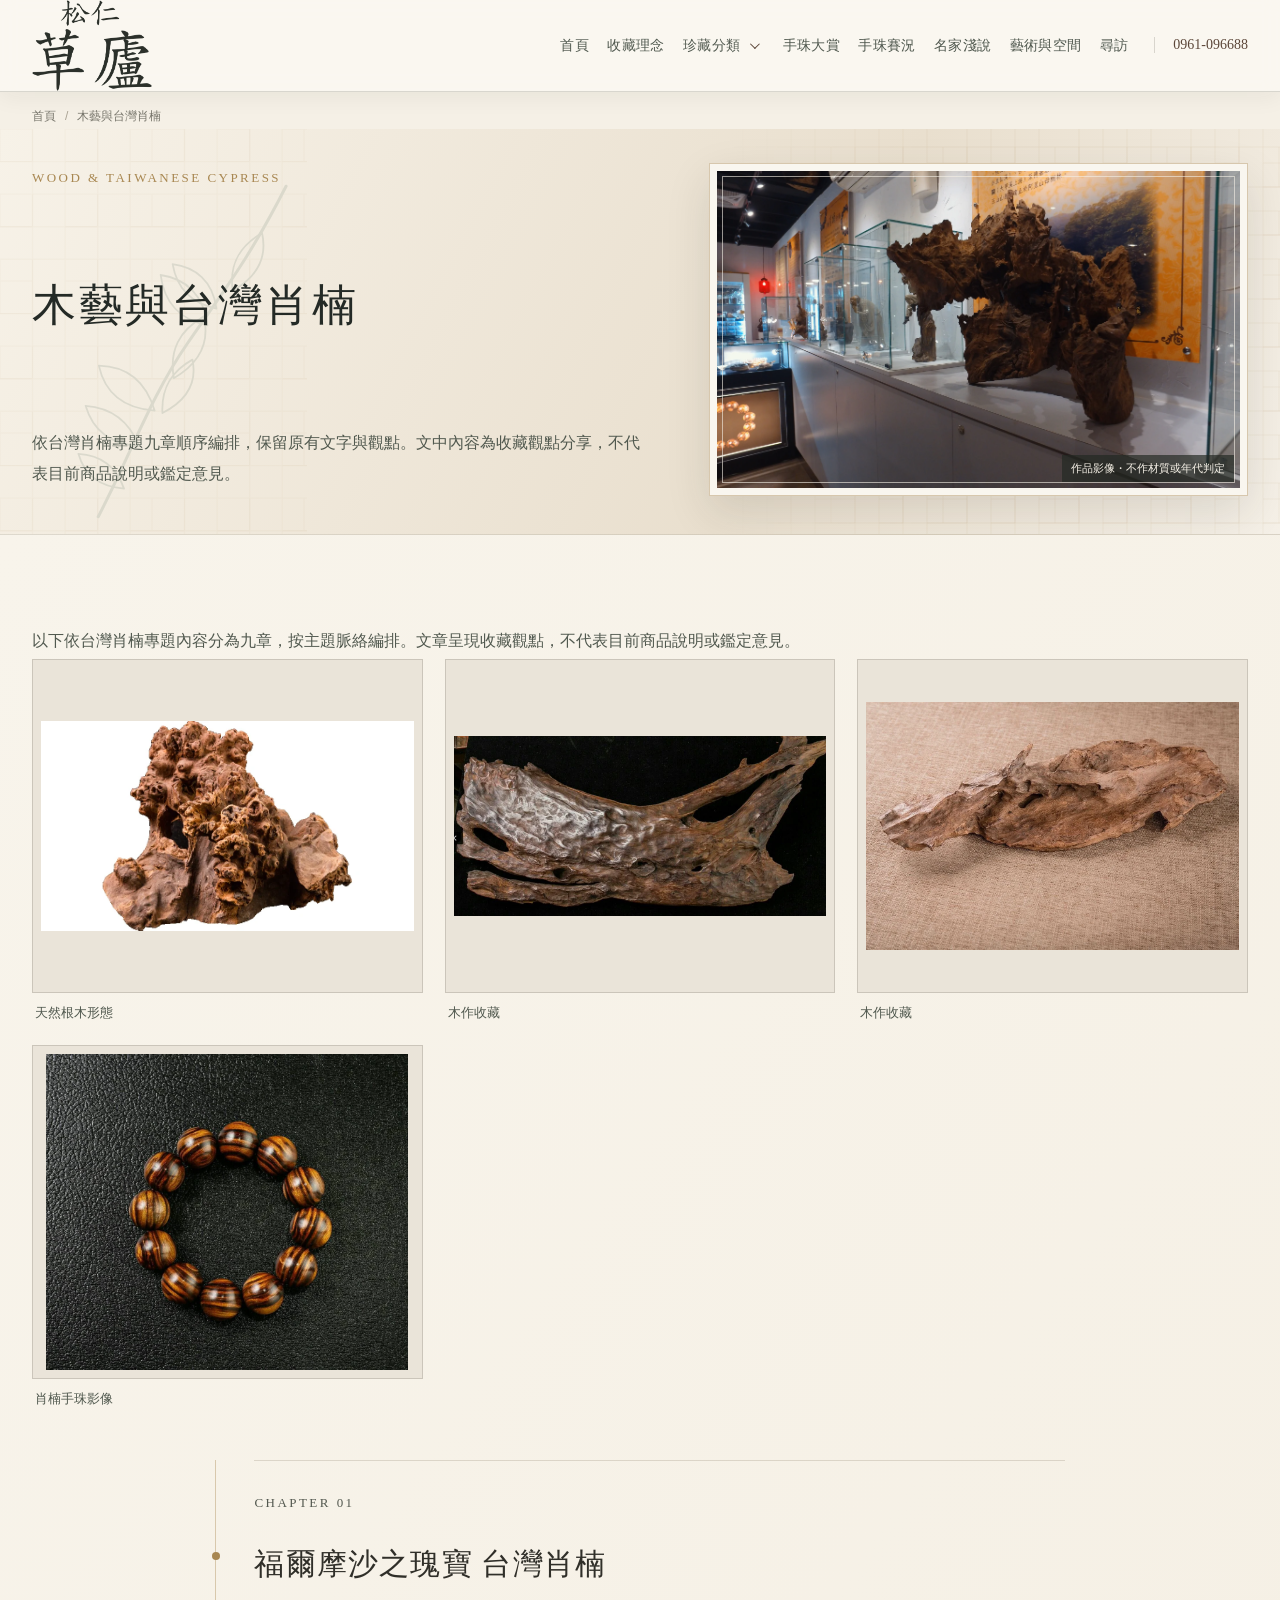
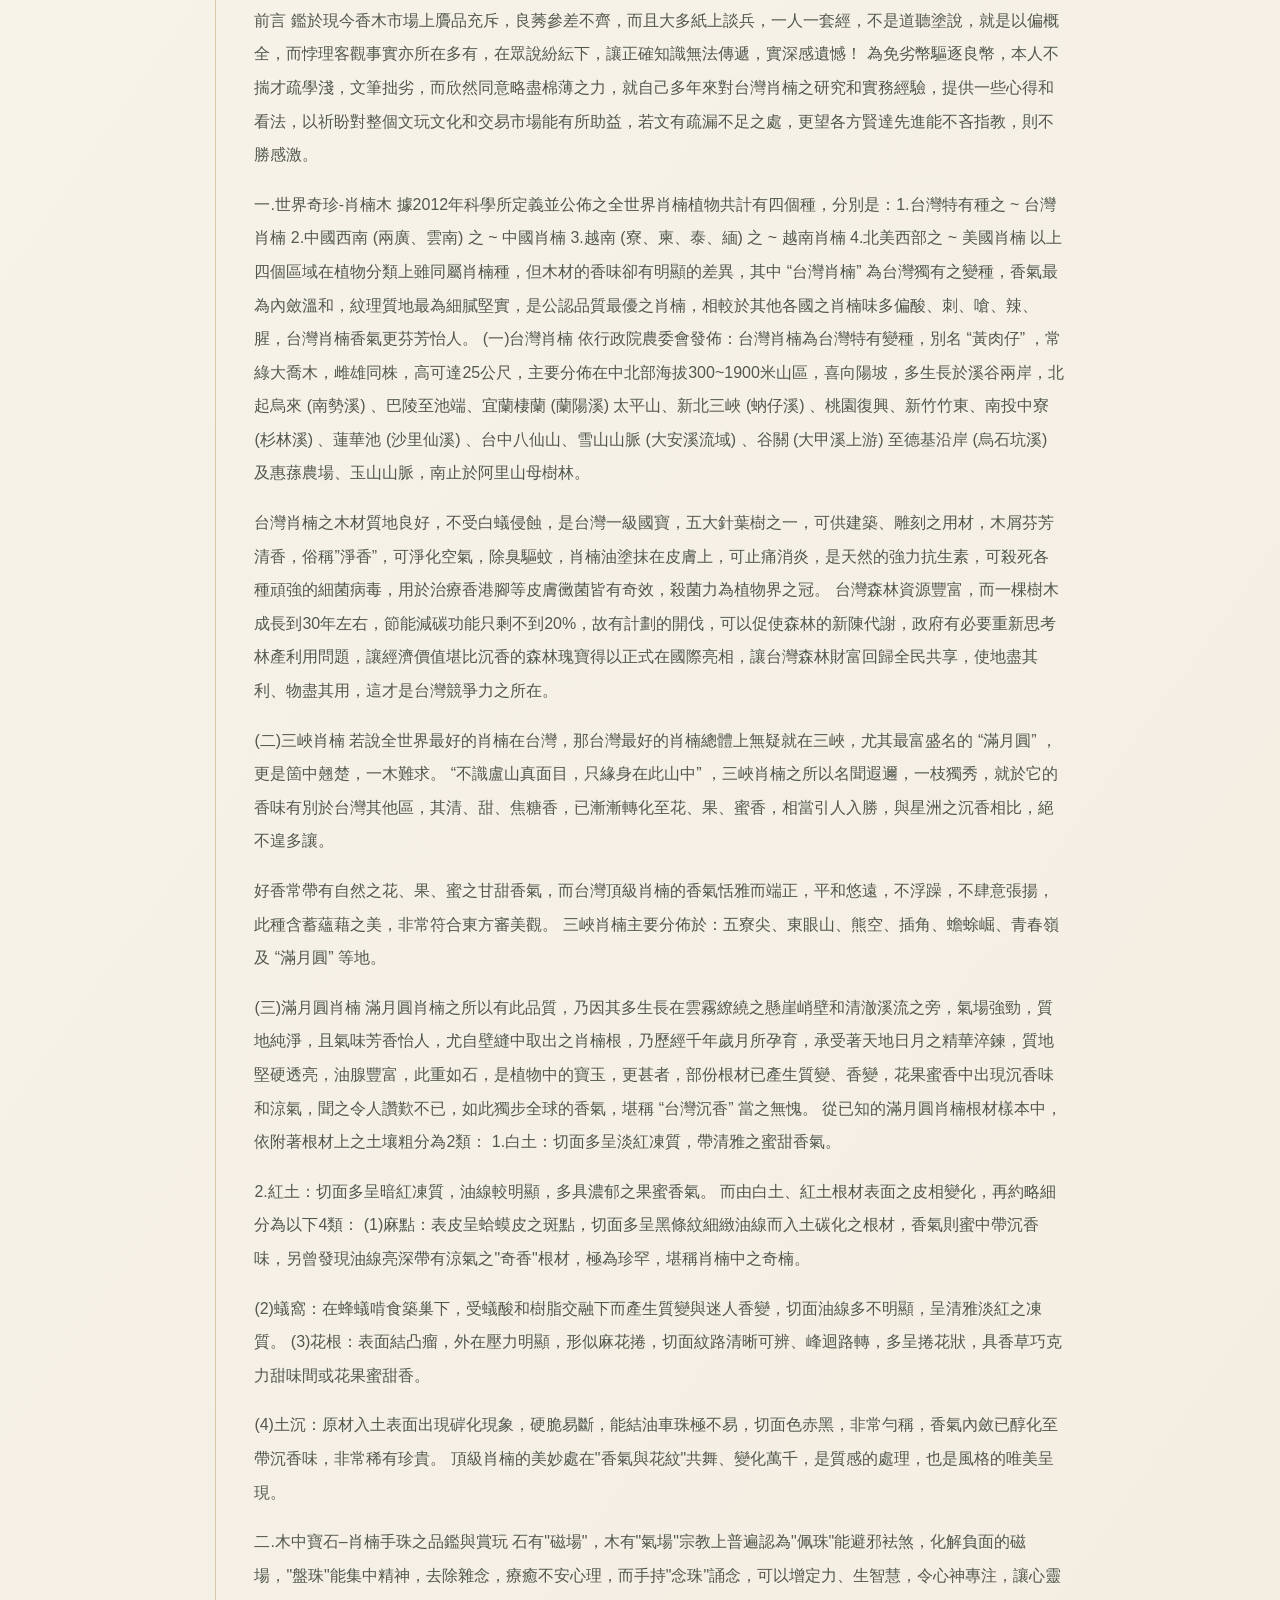
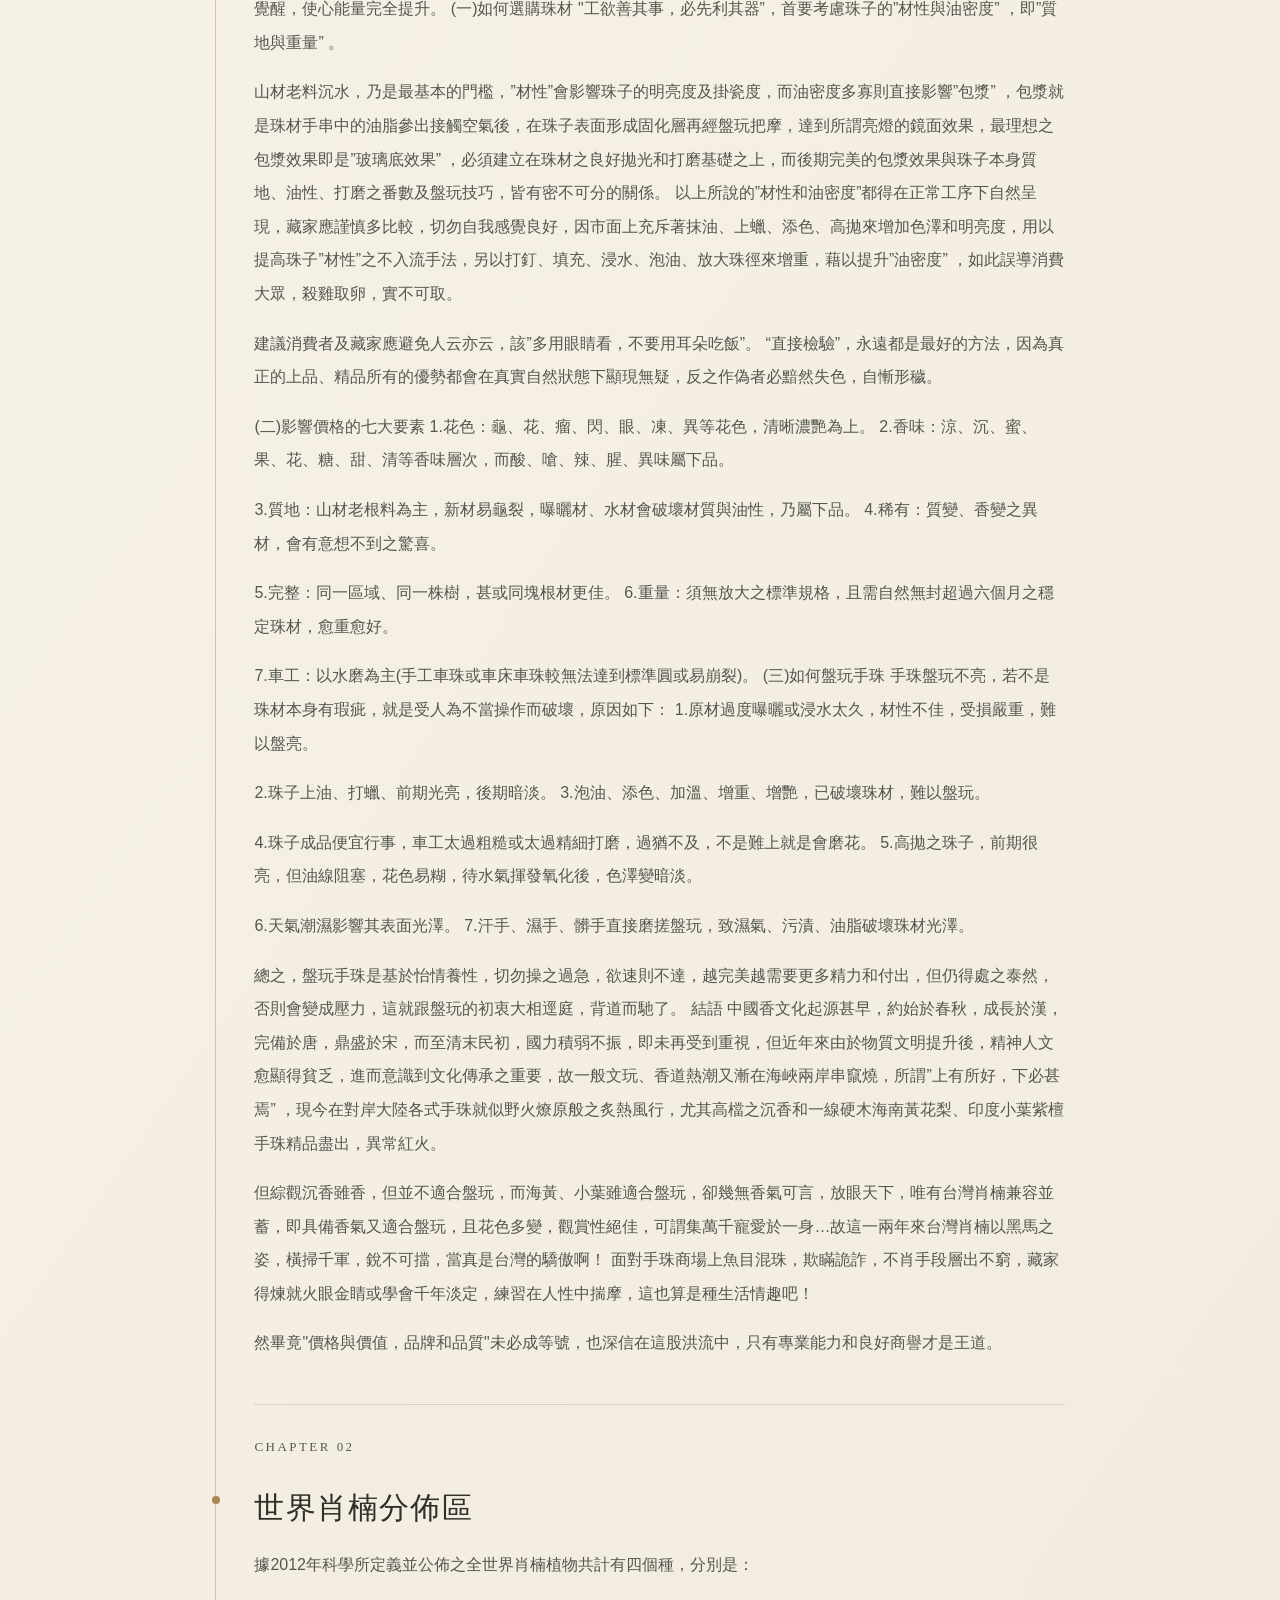
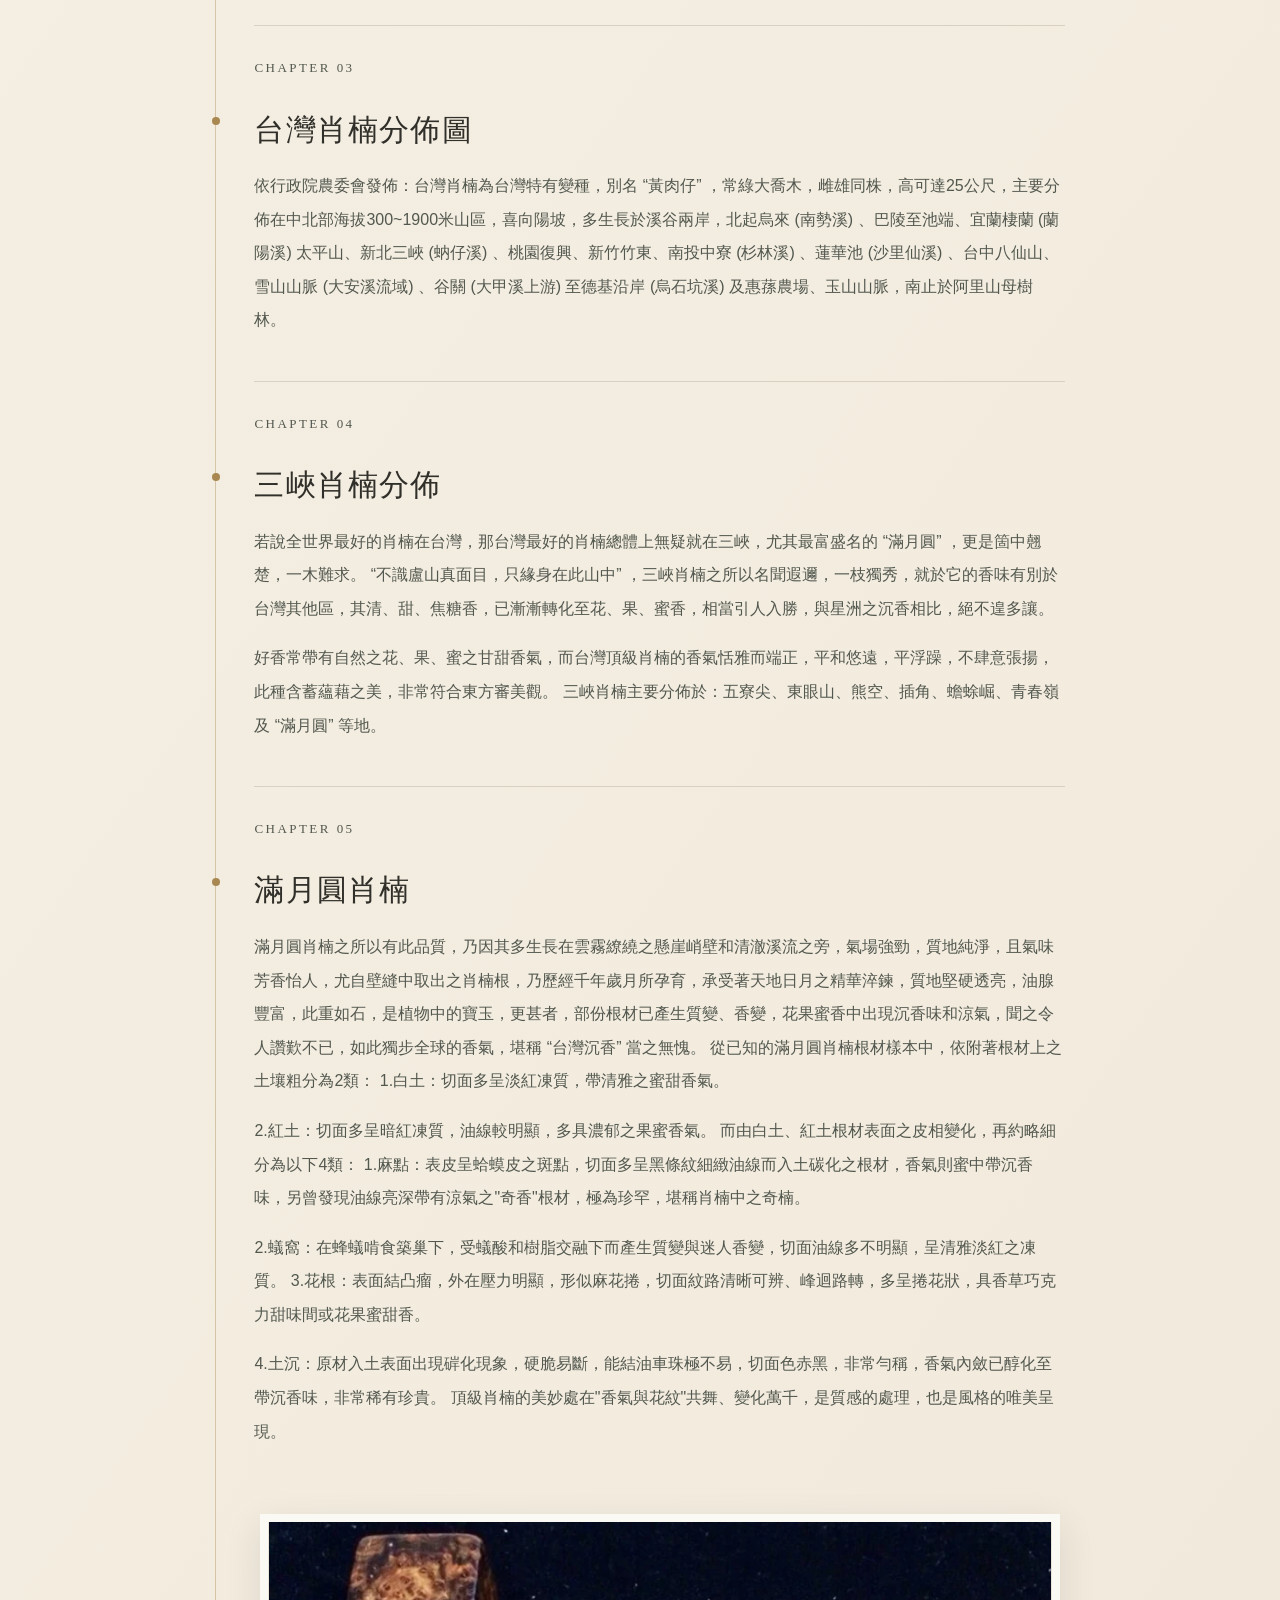
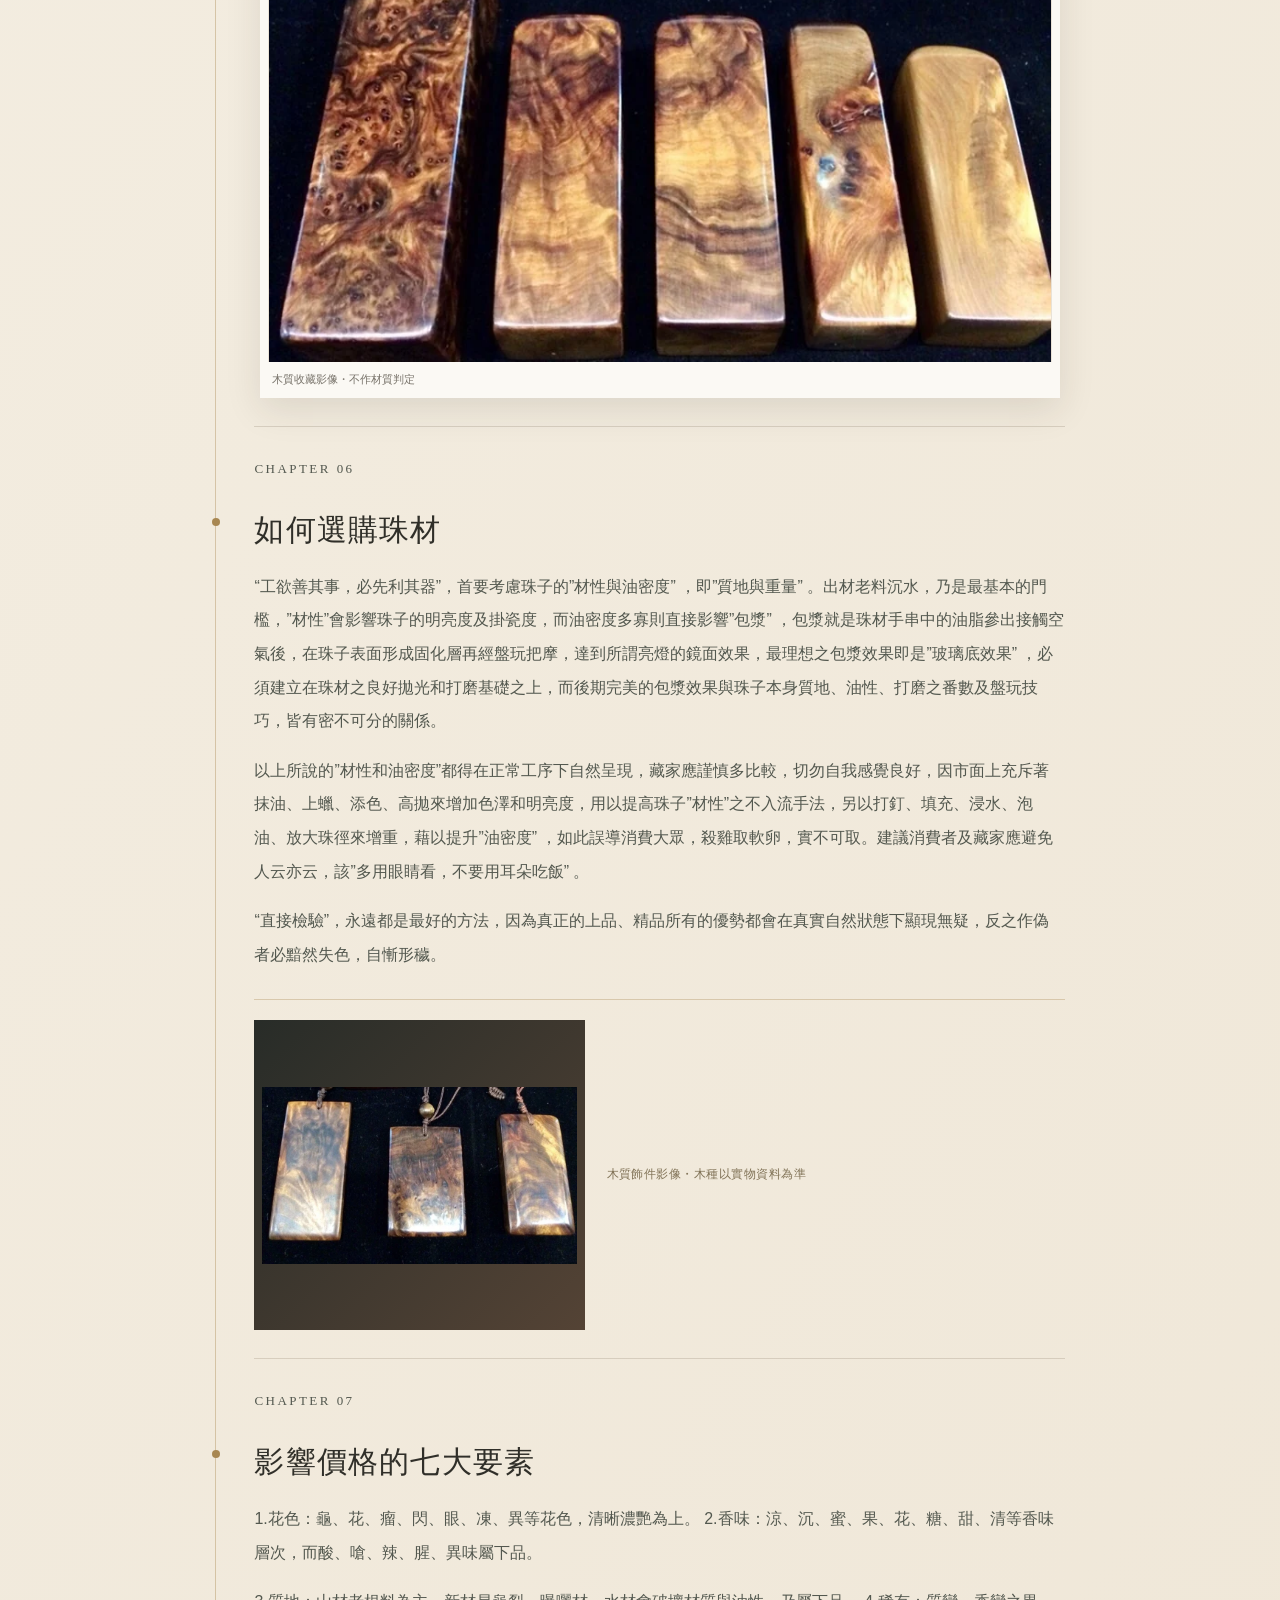
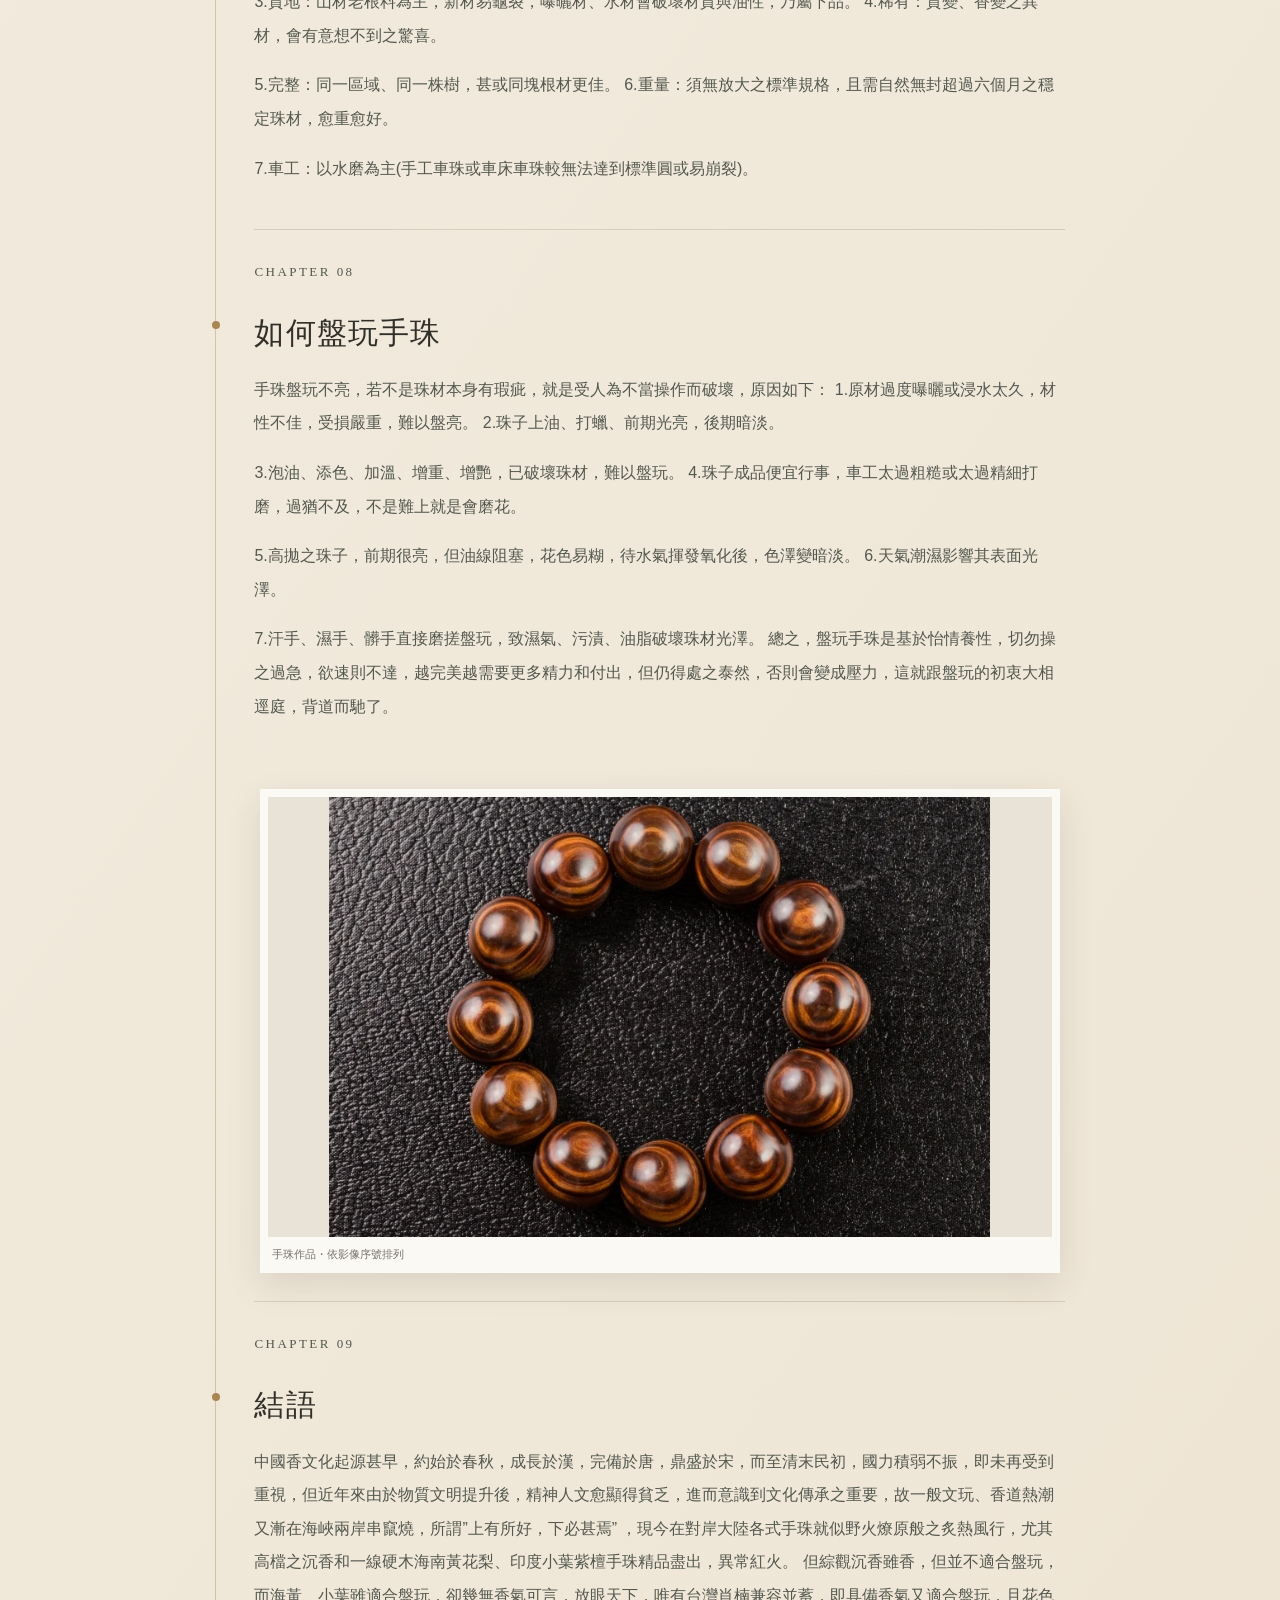
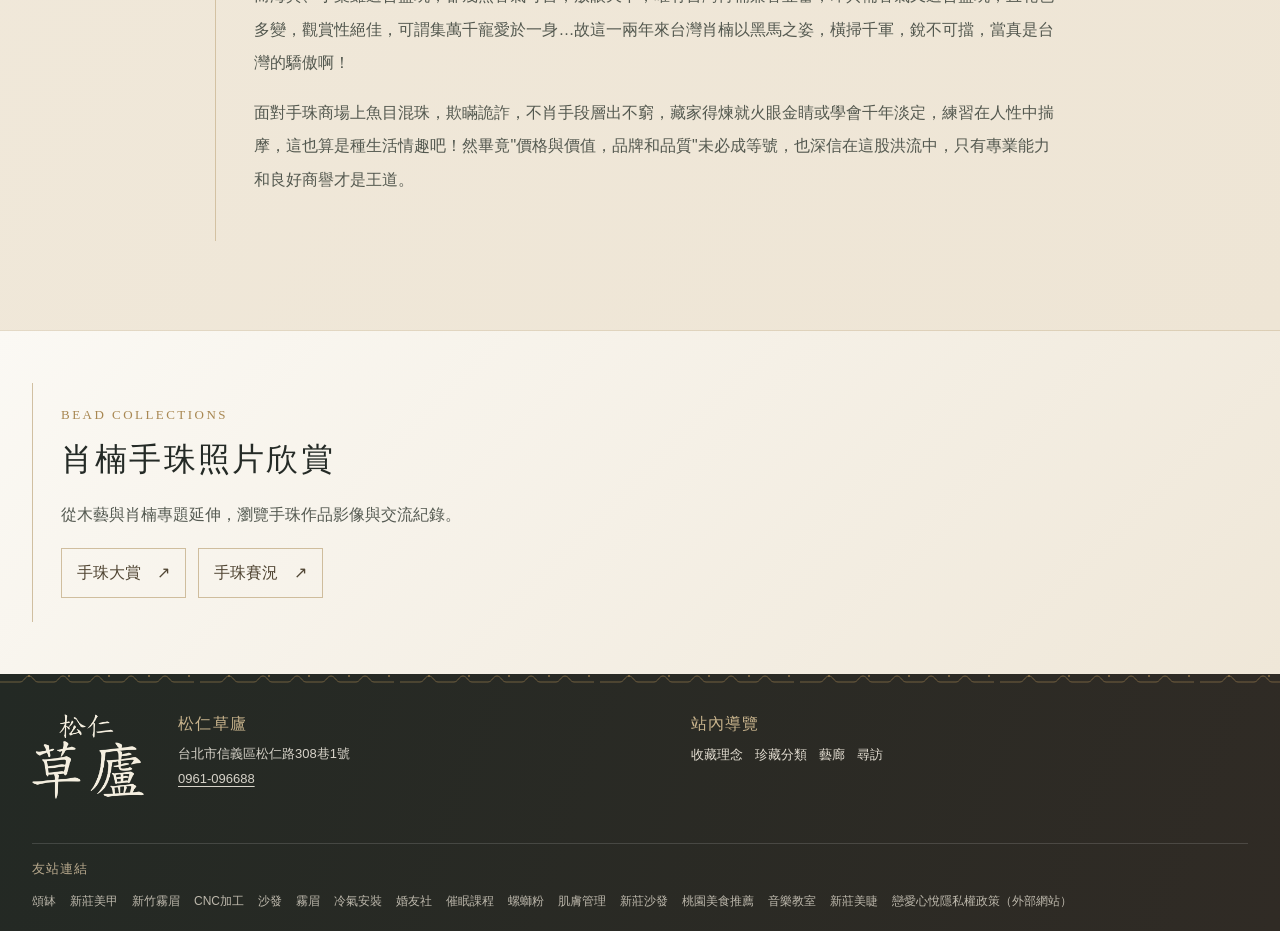
<file: wood-art/index.html>
<!DOCTYPE html>
<html lang="zh-Hant"><head><meta charset="utf-8"/><meta content="width=device-width, initial-scale=1" name="viewport"/>
<title>木藝與台灣肖楠｜松仁草廬</title><meta content="閱讀木藝與台灣肖楠九章專題，並瀏覽根木形態、木質飾件與手珠影像。" name="description"/><meta content="index,follow,max-image-preview:large" name="robots"/>
<link href="https://tsaoloo.github.io/wood-art/" rel="canonical"/><link href="/favicon.ico" rel="icon" type="image/x-icon"/><link href="/favicon.png" rel="icon" type="image/png"/><link href="/assets/css/site.css?v=20261017-w05-r4-footer" rel="stylesheet"/>
<meta content="website" property="og:type"/><meta content="zh_TW" property="og:locale"/><meta content="松仁草廬" property="og:site_name"/><meta content="木藝與台灣肖楠｜松仁草廬" property="og:title"/><meta content="閱讀木藝與台灣肖楠九章專題，並瀏覽根木形態、木質飾件與手珠影像。" property="og:description"/><meta content="https://tsaoloo.github.io/wood-art/" property="og:url"/><meta content="https://tsaoloo.github.io/assets/images/shop-front-sign.webp" property="og:image"/><meta content="summary_large_image" name="twitter:card"/><meta content="木藝與台灣肖楠｜松仁草廬" name="twitter:title"/><meta content="閱讀木藝與台灣肖楠九章專題，並瀏覽根木形態、木質飾件與手珠影像。" name="twitter:description"/><meta content="https://tsaoloo.github.io/assets/images/shop-front-sign.webp" name="twitter:image"/><script type="application/ld+json">{"@context":"https://schema.org","@type":"BreadcrumbList","itemListElement":[{"@type":"ListItem","position":1,"name":"首頁","item":"https://tsaoloo.github.io/"},{"@type":"ListItem","position":2,"name":"木藝與台灣肖楠","item":"https://tsaoloo.github.io/wood-art/"}]}</script>
</head><body><a class="skip-link" href="#main">跳至主要內容</a><header class="site-header"><div class="wrap header-inner"><a aria-label="松仁草廬首頁" class="brand" href="/"><img alt="松仁草廬標誌" height="620" src="/assets/brand/logo-primary.png" width="822"/></a><button aria-controls="main-nav" aria-expanded="false" class="menu-toggle" type="button"><span aria-hidden="true" class="menu-mark"><span></span><span></span></span><span>選單</span></button><nav aria-label="主要導覽" class="site-nav" id="main-nav"><ul><li><a href="/">首頁</a></li><li><a href="/about/">收藏理念</a></li><li class="nav-item--submenu"><a href="/collections/">珍藏分類</a><button aria-controls="collection-submenu" aria-expanded="false" aria-label="展開珍藏分類子選單" class="submenu-toggle" type="button"><span aria-hidden="true"></span></button><ul class="nav-submenu" id="collection-submenu"><li><a href="/sculpture/">佛教造像</a></li><li><a aria-current="page" href="/wood-art/">木藝與肖楠</a></li><li><a href="/collections/figures/">古典人物造像</a></li></ul></li><li><a href="/bead-awards/">手珠大賞</a></li><li><a href="/bead-contest/">手珠賽況</a></li><li><a href="/artists/">名家淺說</a></li><li><a href="/gallery/">藝術與空間</a></li><li><a href="/visit/">尋訪</a></li></ul></nav><a aria-label="致電松仁草廬 0961-096688" class="header-phone" href="tel:+886961096688">0961-096688</a></div></header><main class="page-main page-main--wood-art" id="main"><nav aria-label="麵包屑導覽" class="breadcrumbs"><ol><li><a href="/">首頁</a></li><li aria-current="page">木藝與台灣肖楠</li></ol></nav><section class="page-hero page-hero--image"><div class="wrap"><p class="page-kicker">WOOD &amp; TAIWANESE CYPRESS</p><div class="page-heading-row"><h1 class="page-title">木藝與台灣肖楠</h1><p aria-hidden="true" class="page-side-note">松仁草廬・東方古典藝術</p></div><p class="page-intro">依台灣肖楠專題九章順序編排，保留原有文字與觀點。文中內容為收藏觀點分享，不代表目前商品說明或鑑定意見。</p><figure class="page-hero-art"><img alt="根木形態與展示空間" decoding="async" fetchpriority="high" height="1350" loading="eager" src="/assets/images/archive-root-sculpture.webp" width="2400"/><figcaption>作品影像・不作材質或年代判定</figcaption></figure></div></section><section class="page-body"><div class="wrap"><div class="prose prose--narrow"><p>以下依台灣肖楠專題內容分為九章，按主題脈絡編排。文章呈現收藏觀點，不代表目前商品說明或鑑定意見。</p></div><div class="photo-grid photo-grid--three"><figure class="photo-card"><button aria-label="放大查看：天然根木形態" class="media-trigger" data-alt="天然根木形態雕塑收藏" data-caption="天然根木形態" data-full="/assets/images/root-form-sculpture.webp" type="button"><img alt="天然根木形態雕塑收藏" decoding="async" height="480" loading="lazy" src="/assets/images/root-form-sculpture.webp" width="853"/></button><figcaption><strong>天然根木形態</strong></figcaption></figure><figure class="photo-card"><button aria-label="放大查看：木作收藏" class="media-trigger" data-alt="木雕作品收藏近照一" data-caption="木作收藏" data-full="/assets/images/root-carving-01.webp" type="button"><img alt="木雕作品收藏近照一" decoding="async" height="620" loading="lazy" src="/assets/images/root-carving-01.webp" width="1280"/></button><figcaption><strong>木作收藏</strong></figcaption></figure><figure class="photo-card"><button aria-label="放大查看：木作收藏" class="media-trigger" data-alt="木雕作品收藏近照二" data-caption="木作收藏" data-full="/assets/images/root-carving-02.webp" type="button"><img alt="木雕作品收藏近照二" decoding="async" height="768" loading="lazy" src="/assets/images/root-carving-02.webp" width="1152"/></button><figcaption><strong>木作收藏</strong></figcaption></figure><figure class="photo-card"><button aria-label="放大查看：肖楠手珠影像" class="media-trigger" data-alt="收藏肖楠手珠照片" data-caption="肖楠手珠影像" data-full="/assets/images/bead-legacy-portrait.webp" type="button"><img alt="收藏肖楠手珠照片" decoding="async" height="890" loading="lazy" src="/assets/images/bead-legacy-portrait.webp" width="1020"/></button><figcaption><strong>肖楠手珠影像</strong></figcaption></figure></div><div class="article-long"><section class="article-chapter"><p class="section-kicker">CHAPTER 01</p><h2>福爾摩沙之瑰寶 台灣肖楠</h2><p>前言 鑑於現今香木市場上贗品充斥，良莠參差不齊，而且大多紙上談兵，一人一套經，不是道聽塗說，就是以偏概全，而悖理客觀事實亦所在多有，在眾說紛紜下，讓正確知識無法傳遞，實深感遺憾！ 為免劣幣驅逐良幣，本人不揣才疏學淺，文筆拙劣，而欣然同意略盡棉薄之力，就自己多年來對台灣肖楠之研究和實務經驗，提供一些心得和看法，以祈盼對整個文玩文化和交易市場能有所助益，若文有疏漏不足之處，更望各方賢達先進能不吝指教，則不勝感激。</p><p>一.世界奇珍-肖楠木 據2012年科學所定義並公佈之全世界肖楠植物共計有四個種，分別是：1.台灣特有種之 ~ 台灣肖楠 2.中國西南 (兩廣、雲南) 之 ~ 中國肖楠 3.越南 (寮、柬、泰、緬) 之 ~ 越南肖楠 4.北美西部之 ~ 美國肖楠 以上四個區域在植物分類上雖同屬肖楠種，但木材的香味卻有明顯的差異，其中 &ldquo;台灣肖楠&rdquo; 為台灣獨有之變種，香氣最為內斂溫和，紋理質地最為細膩堅實，是公認品質最優之肖楠，相較於其他各國之肖楠味多偏酸、刺、嗆、辣、腥，台灣肖楠香氣更芬芳怡人。 (一)台灣肖楠 依行政院農委會發佈：台灣肖楠為台灣特有變種，別名 &ldquo;黃肉仔&rdquo; ，常綠大喬木，雌雄同株，高可達25公尺，主要分佈在中北部海拔300~1900米山區，喜向陽坡，多生長於溪谷兩岸，北起烏來 (南勢溪) 、巴陵至池端、宜蘭棲蘭 (蘭陽溪) 太平山、新北三峽 (蚋仔溪) 、桃園復興、新竹竹東、南投中寮 (杉林溪) 、蓮華池 (沙里仙溪) 、台中八仙山、雪山山脈 (大安溪流域) 、谷關 (大甲溪上游) 至德基沿岸 (烏石坑溪) 及惠蓀農場、玉山山脈，南止於阿里山母樹林。</p><p>台灣肖楠之木材質地良好，不受白蟻侵蝕，是台灣一級國寶，五大針葉樹之一，可供建築、雕刻之用材，木屑芬芳清香，俗稱&rdquo;淨香&rdquo;，可淨化空氣，除臭驅蚊，肖楠油塗抹在皮膚上，可止痛消炎，是天然的強力抗生素，可殺死各種頑強的細菌病毒，用於治療香港腳等皮膚黴菌皆有奇效，殺菌力為植物界之冠。 台灣森林資源豐富，而一棵樹木成長到30年左右，節能減碳功能只剩不到20%，故有計劃的開伐，可以促使森林的新陳代謝，政府有必要重新思考林產利用問題，讓經濟價值堪比沉香的森林瑰寶得以正式在國際亮相，讓台灣森林財富回歸全民共享，使地盡其利、物盡其用，這才是台灣競爭力之所在。</p><p>(二)三峽肖楠 若說全世界最好的肖楠在台灣，那台灣最好的肖楠總體上無疑就在三峽，尤其最富盛名的 &ldquo;滿月圓&rdquo; ，更是箇中翹楚，一木難求。 &ldquo;不識盧山真面目，只緣身在此山中&rdquo; ，三峽肖楠之所以名聞遐邇，一枝獨秀，就於它的香味有別於台灣其他區，其清、甜、焦糖香，已漸漸轉化至花、果、蜜香，相當引人入勝，與星洲之沉香相比，絕不遑多讓。</p><p>好香常帶有自然之花、果、蜜之甘甜香氣，而台灣頂級肖楠的香氣恬雅而端正，平和悠遠，不浮躁，不肆意張揚，此種含蓄蘊藉之美，非常符合東方審美觀。 三峽肖楠主要分佈於：五寮尖、東眼山、熊空、插角、蟾蜍崛、青春嶺及 &ldquo;滿月圓&rdquo; 等地。</p><p>(三)滿月圓肖楠 滿月圓肖楠之所以有此品質，乃因其多生長在雲霧繚繞之懸崖峭壁和清澈溪流之旁，氣場強勁，質地純淨，且氣味芳香怡人，尤自壁縫中取出之肖楠根，乃歷經千年歲月所孕育，承受著天地日月之精華淬鍊，質地堅硬透亮，油腺豐富，此重如石，是植物中的寶玉，更甚者，部份根材已產生質變、香變，花果蜜香中出現沉香味和涼氣，聞之令人讚歎不已，如此獨步全球的香氣，堪稱 &ldquo;台灣沉香&rdquo; 當之無愧。 從已知的滿月圓肖楠根材樣本中，依附著根材上之土壤粗分為2類： 1.白土：切面多呈淡紅凍質，帶清雅之蜜甜香氣。</p><p>2.紅土：切面多呈暗紅凍質，油線較明顯，多具濃郁之果蜜香氣。 而由白土、紅土根材表面之皮相變化，再約略細分為以下4類： (1)麻點：表皮呈蛤蟆皮之斑點，切面多呈黑條紋細緻油線而入土碳化之根材，香氣則蜜中帶沉香味，另曾發現油線亮深帶有涼氣之"奇香"根材，極為珍罕，堪稱肖楠中之奇楠。</p><p>(2)蟻窩：在蜂蟻啃食築巢下，受蟻酸和樹脂交融下而產生質變與迷人香變，切面油線多不明顯，呈清雅淡紅之凍質。 (3)花根：表面結凸瘤，外在壓力明顯，形似麻花捲，切面紋路清晰可辨、峰迴路轉，多呈捲花狀，具香草巧克力甜味間或花果蜜甜香。</p><p>(4)土沉：原材入土表面出現硸化現象，硬脆易斷，能結油車珠極不易，切面色赤黑，非常勻稱，香氣內斂已醇化至帶沉香味，非常稀有珍貴。 頂級肖楠的美妙處在"香氣與花紋"共舞、變化萬千，是質感的處理，也是風格的唯美呈現。</p><p>二.木中寶石&ndash;肖楠手珠之品鑑與賞玩 石有"磁場"，木有"氣場"宗教上普遍認為"佩珠"能避邪袪煞，化解負面的磁場，"盤珠"能集中精神，去除雜念，療癒不安心理，而手持"念珠"誦念，可以增定力、生智慧，令心神專注，讓心靈覺醒，使心能量完全提升。 (一)如何選購珠材 "工欲善其事，必先利其器&rdquo;，首要考慮珠子的&rdquo;材性與油密度&rdquo; ，即&rdquo;質地與重量&rdquo; 。</p><p>山材老料沉水，乃是最基本的門檻，&rdquo;材性&rdquo;會影響珠子的明亮度及掛瓷度，而油密度多寡則直接影響&rdquo;包漿&rdquo; ，包漿就是珠材手串中的油脂參出接觸空氣後，在珠子表面形成固化層再經盤玩把摩，達到所謂亮燈的鏡面效果，最理想之包漿效果即是&rdquo;玻璃底效果&rdquo; ，必須建立在珠材之良好拋光和打磨基礎之上，而後期完美的包漿效果與珠子本身質地、油性、打磨之番數及盤玩技巧，皆有密不可分的關係。 以上所說的&rdquo;材性和油密度&rdquo;都得在正常工序下自然呈現，藏家應謹慎多比較，切勿自我感覺良好，因市面上充斥著抹油、上蠟、添色、高拋來增加色澤和明亮度，用以提高珠子&rdquo;材性&rdquo;之不入流手法，另以打釘、填充、浸水、泡油、放大珠徑來增重，藉以提升&rdquo;油密度&rdquo; ，如此誤導消費大眾，殺雞取卵，實不可取。</p><p>建議消費者及藏家應避免人云亦云，該&rdquo;多用眼睛看，不要用耳朵吃飯&rdquo;。 &ldquo;直接檢驗&rdquo;，永遠都是最好的方法，因為真正的上品、精品所有的優勢都會在真實自然狀態下顯現無疑，反之作偽者必黯然失色，自慚形穢。</p><p>(二)影響價格的七大要素 1.花色：龜、花、瘤、閃、眼、凍、異等花色，清晰濃艷為上。 2.香味：涼、沉、蜜、果、花、糖、甜、清等香味層次，而酸、嗆、辣、腥、異味屬下品。</p><p>3.質地：山材老根料為主，新材易龜裂，曝曬材、水材會破壞材質與油性，乃屬下品。 4.稀有：質變、香變之異材，會有意想不到之驚喜。</p><p>5.完整：同一區域、同一株樹，甚或同塊根材更佳。 6.重量：須無放大之標準規格，且需自然無封超過六個月之穩定珠材，愈重愈好。</p><p>7.車工：以水磨為主(手工車珠或車床車珠較無法達到標準圓或易崩裂)。 (三)如何盤玩手珠 手珠盤玩不亮，若不是珠材本身有瑕疵，就是受人為不當操作而破壞，原因如下： 1.原材過度曝曬或浸水太久，材性不佳，受損嚴重，難以盤亮。</p><p>2.珠子上油、打蠟、前期光亮，後期暗淡。 3.泡油、添色、加溫、增重、增艷，已破壞珠材，難以盤玩。</p><p>4.珠子成品便宜行事，車工太過粗糙或太過精細打磨，過猶不及，不是難上就是會磨花。 5.高拋之珠子，前期很亮，但油線阻塞，花色易糊，待水氣揮發氧化後，色澤變暗淡。</p><p>6.天氣潮濕影響其表面光澤。 7.汗手、濕手、髒手直接磨搓盤玩，致濕氣、污漬、油脂破壞珠材光澤。</p><p>總之，盤玩手珠是基於怡情養性，切勿操之過急，欲速則不達，越完美越需要更多精力和付出，但仍得處之泰然，否則會變成壓力，這就跟盤玩的初衷大相逕庭，背道而馳了。 結語 中國香文化起源甚早，約始於春秋，成長於漢，完備於唐，鼎盛於宋，而至清末民初，國力積弱不振，即未再受到重視，但近年來由於物質文明提升後，精神人文愈顯得貧乏，進而意識到文化傳承之重要，故一般文玩、香道熱潮又漸在海峽兩岸串竄燒，所謂&rdquo;上有所好，下必甚焉&rdquo; ，現今在對岸大陸各式手珠就似野火燎原般之炙熱風行，尤其高檔之沉香和一線硬木海南黃花梨、印度小葉紫檀手珠精品盡出，異常紅火。</p><p>但綜觀沉香雖香，但並不適合盤玩，而海黃、小葉雖適合盤玩，卻幾無香氣可言，放眼天下，唯有台灣肖楠兼容並蓄，即具備香氣又適合盤玩，且花色多變，觀賞性絕佳，可謂集萬千寵愛於一身&hellip;故這一兩年來台灣肖楠以黑馬之姿，橫掃千軍，銳不可擋，當真是台灣的驕傲啊！ 面對手珠商場上魚目混珠，欺瞞詭詐，不肖手段層出不窮，藏家得煉就火眼金睛或學會千年淡定，練習在人性中揣摩，這也算是種生活情趣吧！</p><p>然畢竟"價格與價值，品牌和品質"未必成等號，也深信在這股洪流中，只有專業能力和良好商譽才是王道。</p></section><section class="article-chapter"><p class="section-kicker">CHAPTER 02</p><h2>世界肖楠分佈區</h2><p>據2012年科學所定義並公佈之全世界肖楠植物共計有四個種，分別是：</p></section><section class="article-chapter"><p class="section-kicker">CHAPTER 03</p><h2>台灣肖楠分佈圖</h2><p>依行政院農委會發佈：台灣肖楠為台灣特有變種，別名 &ldquo;黃肉仔&rdquo; ，常綠大喬木，雌雄同株，高可達25公尺，主要分佈在中北部海拔300~1900米山區，喜向陽坡，多生長於溪谷兩岸，北起烏來 (南勢溪) 、巴陵至池端、宜蘭棲蘭 (蘭陽溪) 太平山、新北三峽 (蚋仔溪) 、桃園復興、新竹竹東、南投中寮 (杉林溪) 、蓮華池 (沙里仙溪) 、台中八仙山、雪山山脈 (大安溪流域) 、谷關 (大甲溪上游) 至德基沿岸 (烏石坑溪) 及惠蓀農場、玉山山脈，南止於阿里山母樹林。</p></section><section class="article-chapter"><p class="section-kicker">CHAPTER 04</p><h2>三峽肖楠分佈</h2><p>若說全世界最好的肖楠在台灣，那台灣最好的肖楠總體上無疑就在三峽，尤其最富盛名的 &ldquo;滿月圓&rdquo; ，更是箇中翹楚，一木難求。 &ldquo;不識盧山真面目，只緣身在此山中&rdquo; ，三峽肖楠之所以名聞遐邇，一枝獨秀，就於它的香味有別於台灣其他區，其清、甜、焦糖香，已漸漸轉化至花、果、蜜香，相當引人入勝，與星洲之沉香相比，絕不遑多讓。</p><p>好香常帶有自然之花、果、蜜之甘甜香氣，而台灣頂級肖楠的香氣恬雅而端正，平和悠遠，平浮躁，不肆意張揚，此種含蓄蘊藉之美，非常符合東方審美觀。 三峽肖楠主要分佈於：五寮尖、東眼山、熊空、插角、蟾蜍崛、青春嶺及 &ldquo;滿月圓&rdquo; 等地。</p></section><section class="article-chapter"><p class="section-kicker">CHAPTER 05</p><h2>滿月圓肖楠</h2><p>滿月圓肖楠之所以有此品質，乃因其多生長在雲霧繚繞之懸崖峭壁和清澈溪流之旁，氣場強勁，質地純淨，且氣味芳香怡人，尤自壁縫中取出之肖楠根，乃歷經千年歲月所孕育，承受著天地日月之精華淬鍊，質地堅硬透亮，油腺豐富，此重如石，是植物中的寶玉，更甚者，部份根材已產生質變、香變，花果蜜香中出現沉香味和涼氣，聞之令人讚歎不已，如此獨步全球的香氣，堪稱 &ldquo;台灣沉香&rdquo; 當之無愧。 從已知的滿月圓肖楠根材樣本中，依附著根材上之土壤粗分為2類： 1.白土：切面多呈淡紅凍質，帶清雅之蜜甜香氣。</p><p>2.紅土：切面多呈暗紅凍質，油線較明顯，多具濃郁之果蜜香氣。 而由白土、紅土根材表面之皮相變化，再約略細分為以下4類： 1.麻點：表皮呈蛤蟆皮之斑點，切面多呈黑條紋細緻油線而入土碳化之根材，香氣則蜜中帶沉香味，另曾發現油線亮深帶有涼氣之"奇香"根材，極為珍罕，堪稱肖楠中之奇楠。</p><p>2.蟻窩：在蜂蟻啃食築巢下，受蟻酸和樹脂交融下而產生質變與迷人香變，切面油線多不明顯，呈清雅淡紅之凍質。 3.花根：表面結凸瘤，外在壓力明顯，形似麻花捲，切面紋路清晰可辨、峰迴路轉，多呈捲花狀，具香草巧克力甜味間或花果蜜甜香。</p><p>4.土沉：原材入土表面出現硸化現象，硬脆易斷，能結油車珠極不易，切面色赤黑，非常勻稱，香氣內斂已醇化至帶沉香味，非常稀有珍貴。 頂級肖楠的美妙處在"香氣與花紋"共舞、變化萬千，是質感的處理，也是風格的唯美呈現。</p></section><figure class="chapter-photo chapter-photo--wood"><img alt="木質紋理與天然形態" decoding="async" height="480" loading="lazy" src="/assets/images/archive-wood-tablets.webp" width="853"/><figcaption>木質收藏影像・不作材質判定</figcaption></figure><section class="article-chapter"><p class="section-kicker">CHAPTER 06</p><h2>如何選購珠材</h2><p>&ldquo;工欲善其事，必先利其器&rdquo;，首要考慮珠子的&rdquo;材性與油密度&rdquo; ，即&rdquo;質地與重量&rdquo; 。出材老料沉水，乃是最基本的門檻，&rdquo;材性&rdquo;會影響珠子的明亮度及掛瓷度，而油密度多寡則直接影響&rdquo;包漿&rdquo; ，包漿就是珠材手串中的油脂參出接觸空氣後，在珠子表面形成固化層再經盤玩把摩，達到所謂亮燈的鏡面效果，最理想之包漿效果即是&rdquo;玻璃底效果&rdquo; ，必須建立在珠材之良好拋光和打磨基礎之上，而後期完美的包漿效果與珠子本身質地、油性、打磨之番數及盤玩技巧，皆有密不可分的關係。</p><p>以上所說的&rdquo;材性和油密度&rdquo;都得在正常工序下自然呈現，藏家應謹慎多比較，切勿自我感覺良好，因市面上充斥著抹油、上蠟、添色、高拋來增加色澤和明亮度，用以提高珠子&rdquo;材性&rdquo;之不入流手法，另以打釘、填充、浸水、泡油、放大珠徑來增重，藉以提升&rdquo;油密度&rdquo; ，如此誤導消費大眾，殺雞取軟卵，實不可取。建議消費者及藏家應避免人云亦云，該&rdquo;多用眼睛看，不要用耳朵吃飯&rdquo; 。</p><p>&ldquo;直接檢驗&rdquo;，永遠都是最好的方法，因為真正的上品、精品所有的優勢都會在真實自然狀態下顯現無疑，反之作偽者必黯然失色，自慚形穢。</p><figure class="article-photo-plate wood-pendant-plate"><img alt="木質飾件的紋理與表面細節" decoding="async" height="480" loading="lazy" src="/assets/images/archive-wood-pendants.webp" width="853"/><figcaption>木質飾件影像・木種以實物資料為準</figcaption></figure></section><section class="article-chapter"><p class="section-kicker">CHAPTER 07</p><h2>影響價格的七大要素</h2><p>1.花色：龜、花、瘤、閃、眼、凍、異等花色，清晰濃艷為上。 2.香味：涼、沉、蜜、果、花、糖、甜、清等香味層次，而酸、嗆、辣、腥、異味屬下品。</p><p>3.質地：山材老根料為主，新材易龜裂，曝曬材、水材會破壞材質與油性，乃屬下品。 4.稀有：質變、香變之異材，會有意想不到之驚喜。</p><p>5.完整：同一區域、同一株樹，甚或同塊根材更佳。 6.重量：須無放大之標準規格，且需自然無封超過六個月之穩定珠材，愈重愈好。</p><p>7.車工：以水磨為主(手工車珠或車床車珠較無法達到標準圓或易崩裂)。</p></section><section class="article-chapter"><p class="section-kicker">CHAPTER 08</p><h2>如何盤玩手珠</h2><p>手珠盤玩不亮，若不是珠材本身有瑕疵，就是受人為不當操作而破壞，原因如下： 1.原材過度曝曬或浸水太久，材性不佳，受損嚴重，難以盤亮。 2.珠子上油、打蠟、前期光亮，後期暗淡。</p><p>3.泡油、添色、加溫、增重、增艷，已破壞珠材，難以盤玩。 4.珠子成品便宜行事，車工太過粗糙或太過精細打磨，過猶不及，不是難上就是會磨花。</p><p>5.高拋之珠子，前期很亮，但油線阻塞，花色易糊，待水氣揮發氧化後，色澤變暗淡。 6.天氣潮濕影響其表面光澤。</p><p>7.汗手、濕手、髒手直接磨搓盤玩，致濕氣、污漬、油脂破壞珠材光澤。 總之，盤玩手珠是基於怡情養性，切勿操之過急，欲速則不達，越完美越需要更多精力和付出，但仍得處之泰然，否則會變成壓力，這就跟盤玩的初衷大相逕庭，背道而馳了。</p></section><figure class="chapter-photo chapter-photo--bead"><img alt="手珠作品影像" decoding="async" height="533" loading="lazy" src="/assets/images/bead-award-24.webp" width="800"/><figcaption>手珠作品・依影像序號排列</figcaption></figure><section class="article-chapter"><p class="section-kicker">CHAPTER 09</p><h2>結語</h2><p>中國香文化起源甚早，約始於春秋，成長於漢，完備於唐，鼎盛於宋，而至清末民初，國力積弱不振，即未再受到重視，但近年來由於物質文明提升後，精神人文愈顯得貧乏，進而意識到文化傳承之重要，故一般文玩、香道熱潮又漸在海峽兩岸串竄燒，所謂&rdquo;上有所好，下必甚焉&rdquo; ，現今在對岸大陸各式手珠就似野火燎原般之炙熱風行，尤其高檔之沉香和一線硬木海南黃花梨、印度小葉紫檀手珠精品盡出，異常紅火。 但綜觀沉香雖香，但並不適合盤玩，而海黃、小葉雖適合盤玩，卻幾無香氣可言，放眼天下，唯有台灣肖楠兼容並蓄，即具備香氣又適合盤玩，且花色多變，觀賞性絕佳，可謂集萬千寵愛於一身&hellip;故這一兩年來台灣肖楠以黑馬之姿，橫掃千軍，銳不可擋，當真是台灣的驕傲啊！</p><p>面對手珠商場上魚目混珠，欺瞞詭詐，不肖手段層出不窮，藏家得煉就火眼金睛或學會千年淡定，練習在人性中揣摩，這也算是種生活情趣吧！然畢竟"價格與價值，品牌和品質"未必成等號，也深信在這股洪流中，只有專業能力和良好商譽才是王道。</p></section></div></div></section><section class="related-reading related-bead-pages section section--compact"><div class="wrap"><p class="section-kicker">BEAD COLLECTIONS</p><h2 class="section-heading">肖楠手珠照片欣賞</h2><p>從木藝與肖楠專題延伸，瀏覽手珠作品影像與交流紀錄。</p><nav aria-label="手珠相關頁面" class="related-link-list"><a href="/bead-awards/">手珠大賞 <span aria-hidden="true">&nearrow;</span></a><a href="/bead-contest/">手珠賽況 <span aria-hidden="true">&nearrow;</span></a></nav></div></section></main><footer class="site-footer"><div class="wrap"><div class="footer-main"><div class="footer-brand"><a aria-label="松仁草廬首頁" class="footer-logo" href="/"><img alt="松仁草廬標誌" height="620" src="/assets/brand/logo-white.png" width="822"/></a></div><div><h2 class="footer-title">松仁草廬</h2><p>台北市信義區松仁路308巷1號<br/><a href="tel:+886961096688">0961-096688</a></p></div><div><h2 class="footer-title">站內導覽</h2><nav aria-label="頁尾導覽" class="footer-links"><a href="/about/">收藏理念</a><a href="/collections/">珍藏分類</a><a href="/gallery/">藝廊</a><a href="/visit/">尋訪</a></nav></div></div><nav class="footer-friends" aria-label="友站連結"><h2 class="footer-title">友站連結</h2><ul class="footer-friend-links"><li><a href="https://pssbrbowl.org" target="_blank" rel="noopener noreferrer nofollow">頌缽</a></li><li><a href="https://www.google.com/maps/place/?q=place_id:ChIJsQQHkNinQjQRCzCgK-JzXiY" target="_blank" rel="noopener noreferrer nofollow">新莊美甲</a></li><li><a href="https://g.page/r/CXx5SwpMJtznEBM" target="_blank" rel="noopener noreferrer nofollow">新竹霧眉</a></li><li><a href="https://shang-yang.com" target="_blank" rel="noopener noreferrer nofollow">CNC加工</a></li><li><a href="https://www.facebook.com/SleepCatcherBeddding/" target="_blank" rel="noopener noreferrer nofollow">沙發</a></li><li><a href="https://www.facebook.com/frenchcarmenn" target="_blank" rel="noopener noreferrer nofollow">霧眉</a></li><li><a href="https://anj0962092082.com" target="_blank" rel="noopener noreferrer nofollow">冷氣安裝</a></li><li><a href="https://onlovebox.com" target="_blank" rel="noopener noreferrer nofollow">婚友社</a></li><li><a href="https://exploremind.org" target="_blank" rel="noopener noreferrer nofollow">催眠課程</a></li><li><a href="https://heshen-food.com" target="_blank" rel="noopener noreferrer nofollow">螺螄粉</a></li><li><a href="https://siaoshihsi.com" target="_blank" rel="noopener noreferrer nofollow">肌膚管理</a></li><li><a href="https://g.page/r/CUb0WNqMrpZCEBM/" target="_blank" rel="noopener noreferrer nofollow">新莊沙發</a></li><li><a href="https://www.google.com/maps/place/?q=place_id:ChIJ4z7BoC0jaDQRovf6pnd_3uE" target="_blank" rel="noopener noreferrer nofollow">桃園美食推薦</a></li><li><a href="https://aikomusic.github.io" target="_blank" rel="noopener noreferrer nofollow">音樂教室</a></li><li><a href="https://soeyemei.com" target="_blank" rel="noopener noreferrer nofollow">新莊美睫</a></li><li><a href="https://onlovebox.com/privacy-policy/" target="_blank" rel="noopener noreferrer nofollow">戀愛心悅隱私權政策（外部網站）</a></li></ul></nav></div></footer><dialog aria-label="藏品照片放大檢視" class="lightbox" id="lightbox"><figure class="lightbox-inner"><button aria-label="關閉圖片" class="lightbox-close" type="button">關閉</button><img alt=""/><figcaption></figcaption></figure></dialog><script defer="" src="/assets/js/site.js?v=20261017-w05-r4"></script></body></html>
</file>
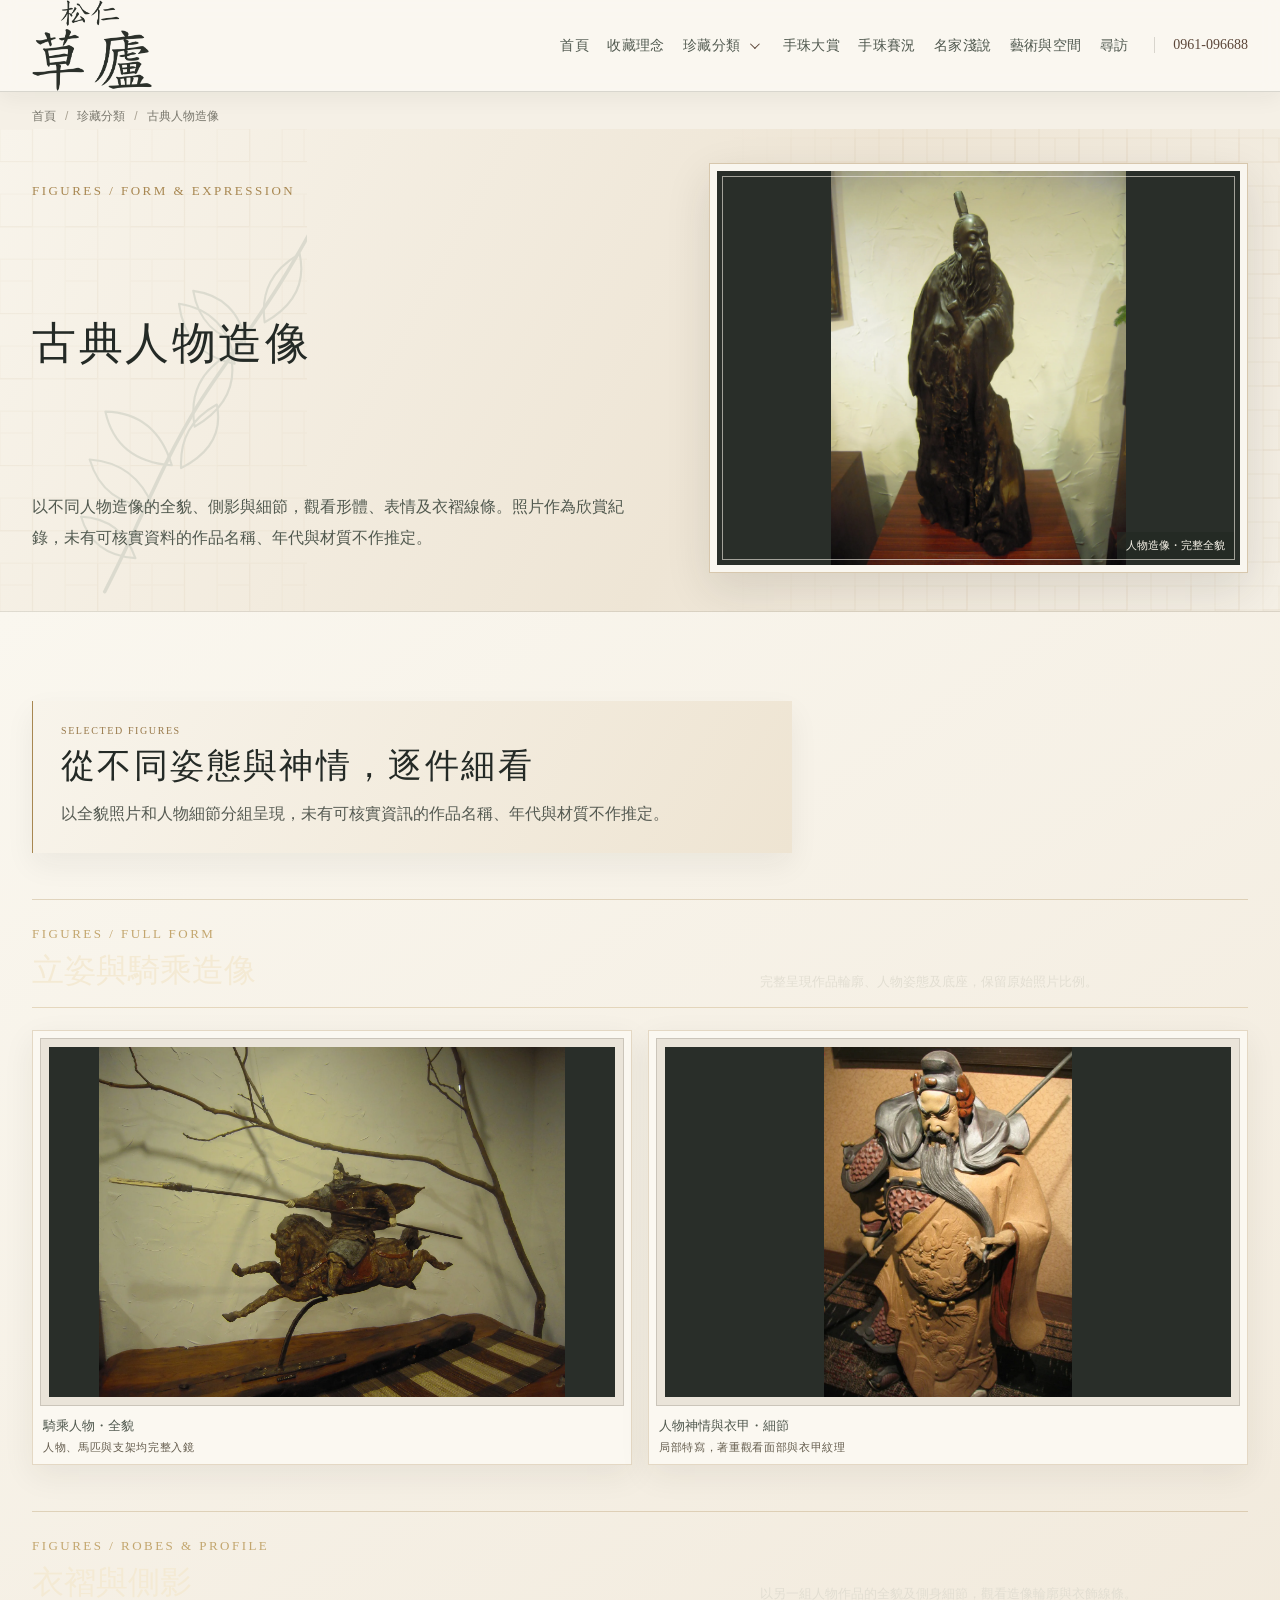
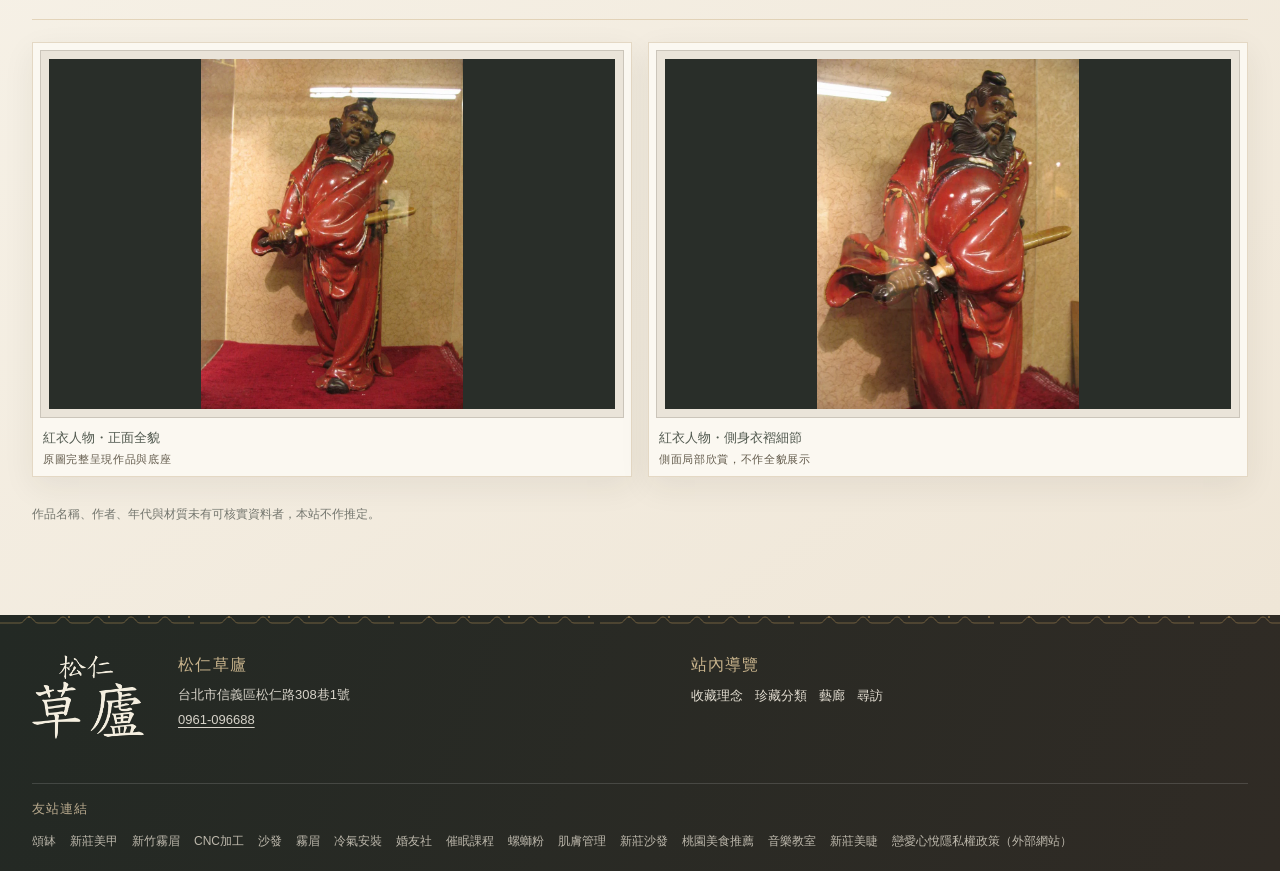
<file: collections/figures/index.html>
<!DOCTYPE html>
<html lang="zh-Hant"><head><meta charset="utf-8"/><meta content="width=device-width, initial-scale=1" name="viewport"/>
<title>古典人物造像｜松仁草廬</title><meta content="以實景照片欣賞人物造像的姿態、神情與衣褶，呈現不同作品的全貌與細節。" name="description"/><meta content="index,follow,max-image-preview:large" name="robots"/>
<link href="https://tsaoloo.github.io/collections/figures/" rel="canonical"/><link href="/favicon.ico" rel="icon" type="image/x-icon"/><link href="/favicon.png" rel="icon" type="image/png"/><link href="/assets/css/site.css?v=20261017-w05-r4-footer" rel="stylesheet"/>
<meta content="website" property="og:type"/><meta content="zh_TW" property="og:locale"/><meta content="松仁草廬" property="og:site_name"/><meta content="古典人物造像｜松仁草廬" property="og:title"/><meta content="以實景照片欣賞古典人物造像的姿態、神情與衣褶。" property="og:description"/><meta content="https://tsaoloo.github.io/collections/figures/" property="og:url"/><meta content="https://tsaoloo.github.io/assets/images/w05-figure-weathered-full.webp" property="og:image"/><meta content="summary_large_image" name="twitter:card"/>
<script type="application/ld+json">{"@context":"https://schema.org","@type":"BreadcrumbList","itemListElement":[{"@type":"ListItem","position":1,"name":"首頁","item":"https://tsaoloo.github.io/"},{"@type":"ListItem","position":2,"name":"珍藏分類","item":"https://tsaoloo.github.io/collections/"},{"@type":"ListItem","position":3,"name":"古典人物造像","item":"https://tsaoloo.github.io/collections/figures/"}]}</script></head>
<body><a class="skip-link" href="#main">跳至主要內容</a><header class="site-header"><div class="wrap header-inner"><a aria-label="松仁草廬首頁" class="brand" href="/"><img alt="松仁草廬標誌" height="620" src="/assets/brand/logo-primary.png" width="822"/></a><button aria-controls="main-nav" aria-expanded="false" class="menu-toggle" type="button"><span aria-hidden="true" class="menu-mark"><span></span><span></span></span><span>選單</span></button><nav aria-label="主要導覽" class="site-nav" id="main-nav"><ul><li><a href="/">首頁</a></li><li><a href="/about/">收藏理念</a></li><li class="nav-item--submenu"><a href="/collections/">珍藏分類</a><button aria-controls="collection-submenu" aria-expanded="false" aria-label="展開珍藏分類子選單" class="submenu-toggle" type="button"><span aria-hidden="true"></span></button><ul class="nav-submenu" id="collection-submenu"><li><a href="/sculpture/">佛教造像</a></li><li><a href="/wood-art/">木藝與肖楠</a></li><li><a aria-current="page" href="/collections/figures/">古典人物造像</a></li></ul></li><li><a href="/bead-awards/">手珠大賞</a></li><li><a href="/bead-contest/">手珠賽況</a></li><li><a href="/artists/">名家淺說</a></li><li><a href="/gallery/">藝術與空間</a></li><li><a href="/visit/">尋訪</a></li></ul></nav><a aria-label="致電松仁草廬 0961-096688" class="header-phone" href="tel:+886961096688">0961-096688</a></div></header>
<main class="page-main page-main--figures" id="main"><nav aria-label="麵包屑導覽" class="breadcrumbs"><ol><li><a href="/">首頁</a></li><li><a href="/collections/">珍藏分類</a></li><li aria-current="page">古典人物造像</li></ol></nav>
<section class="page-hero page-hero--image"><div class="wrap"><p class="page-kicker">FIGURES / FORM &amp; EXPRESSION</p><div class="page-heading-row"><h1 class="page-title">古典人物造像</h1><p aria-hidden="true" class="page-side-note">姿態・神情・衣褶</p></div><p class="page-intro">以不同人物造像的全貌、側影與細節，觀看形體、表情及衣褶線條。照片作為欣賞紀錄，未有可核實資料的作品名稱、年代與材質不作推定。</p><figure class="page-hero-art"><img alt="深色人物立像完整全貌" decoding="async" fetchpriority="high" height="1800" loading="eager" src="/assets/images/w05-figure-weathered-full.webp" width="1350"/><figcaption>人物造像・完整全貌</figcaption></figure></div></section>
<section class="page-body"><div class="wrap"><div class="figure-intro"><p class="section-kicker">SELECTED FIGURES</p><h2 class="section-heading">從不同姿態與神情，逐件細看</h2><p>以全貌照片和人物細節分組呈現，未有可核實資訊的作品名稱、年代與材質不作推定。</p></div>
<section class="figure-group"><div class="sculpture-group-heading"><p class="section-kicker">FIGURES / FULL FORM</p><h2>立姿與騎乘造像</h2><p>完整呈現作品輪廓、人物姿態及底座，保留原始照片比例。</p></div><div class="photo-grid photo-grid--four"><figure class="photo-card"><button aria-label="放大查看：騎乘人物・全貌" class="media-trigger" data-alt="騎乘人物與馬匹造像完整全貌" data-caption="騎乘人物・全貌" data-full="/assets/images/w05-figure-mounted-rider-full.webp" type="button"><img alt="騎乘人物與馬匹造像完整全貌" decoding="async" height="1350" loading="lazy" src="/assets/images/w05-figure-mounted-rider-full.webp" width="1800"/></button><figcaption><strong>騎乘人物・全貌</strong><span>人物、馬匹與支架均完整入鏡</span></figcaption></figure><figure class="photo-card"><button aria-label="放大查看：人物神情與衣甲細節" class="media-trigger" data-alt="武將人物神情、鬍鬚與衣甲細節" data-caption="人物神情與衣甲・細節" data-full="/assets/images/w05-figure-warrior-detail-clean.webp" type="button"><img alt="武將人物神情、鬍鬚與衣甲細節" decoding="async" height="1024" loading="lazy" src="/assets/images/w05-figure-warrior-detail-clean.webp" width="724"/></button><figcaption><strong>人物神情與衣甲・細節</strong><span>局部特寫，著重觀看面部與衣甲紋理</span></figcaption></figure></div></section>
<section class="figure-group"><div class="sculpture-group-heading"><p class="section-kicker">FIGURES / ROBES &amp; PROFILE</p><h2>衣褶與側影</h2><p>以另一組人物作品的全貌及側身細節，觀看造像輪廓與衣飾線條。</p></div><div class="photo-grid photo-grid--four"><figure class="photo-card"><button aria-label="放大查看：紅衣人物・完整正面" class="media-trigger" data-alt="紅衣人物造像完整正面與底座" data-caption="紅衣人物・正面全貌" data-full="/assets/images/w05-figure-red-robed-full.webp" type="button"><img alt="紅衣人物造像完整正面與底座" decoding="async" height="1024" loading="lazy" src="/assets/images/w05-figure-red-robed-full.webp" width="768"/></button><figcaption><strong>紅衣人物・正面全貌</strong><span>原圖完整呈現作品與底座</span></figcaption></figure><figure class="photo-card"><button aria-label="放大查看：紅衣人物・側身衣褶細節" class="media-trigger" data-alt="紅衣人物造像側身、衣褶與姿態細節" data-caption="紅衣人物・側身衣褶細節" data-full="/assets/images/w05-figure-red-robed-profile.webp" type="button"><img alt="紅衣人物造像側身、衣褶與姿態細節" decoding="async" height="1024" loading="lazy" src="/assets/images/w05-figure-red-robed-profile.webp" width="768"/></button><figcaption><strong>紅衣人物・側身衣褶細節</strong><span>側面局部欣賞，不作全貌展示</span></figcaption></figure></div></section>
<p class="disclaimer">作品名稱、作者、年代與材質未有可核實資料者，本站不作推定。</p></div></section></main>
<footer class="site-footer"><div class="wrap"><div class="footer-main"><div class="footer-brand"><a aria-label="松仁草廬首頁" class="footer-logo" href="/"><img alt="松仁草廬標誌" height="620" src="/assets/brand/logo-white.png" width="822"/></a></div><div><h2 class="footer-title">松仁草廬</h2><p>台北市信義區松仁路308巷1號<br/><a href="tel:+886961096688">0961-096688</a></p></div><div><h2 class="footer-title">站內導覽</h2><nav aria-label="頁尾導覽" class="footer-links"><a href="/about/">收藏理念</a><a href="/collections/">珍藏分類</a><a href="/gallery/">藝廊</a><a href="/visit/">尋訪</a></nav></div></div><nav class="footer-friends" aria-label="友站連結"><h2 class="footer-title">友站連結</h2><ul class="footer-friend-links"><li><a href="https://pssbrbowl.org" target="_blank" rel="noopener noreferrer nofollow">頌缽</a></li><li><a href="https://www.google.com/maps/place/?q=place_id:ChIJsQQHkNinQjQRCzCgK-JzXiY" target="_blank" rel="noopener noreferrer nofollow">新莊美甲</a></li><li><a href="https://g.page/r/CXx5SwpMJtznEBM" target="_blank" rel="noopener noreferrer nofollow">新竹霧眉</a></li><li><a href="https://shang-yang.com" target="_blank" rel="noopener noreferrer nofollow">CNC加工</a></li><li><a href="https://www.facebook.com/SleepCatcherBeddding/" target="_blank" rel="noopener noreferrer nofollow">沙發</a></li><li><a href="https://www.facebook.com/frenchcarmenn" target="_blank" rel="noopener noreferrer nofollow">霧眉</a></li><li><a href="https://anj0962092082.com" target="_blank" rel="noopener noreferrer nofollow">冷氣安裝</a></li><li><a href="https://onlovebox.com" target="_blank" rel="noopener noreferrer nofollow">婚友社</a></li><li><a href="https://exploremind.org" target="_blank" rel="noopener noreferrer nofollow">催眠課程</a></li><li><a href="https://heshen-food.com" target="_blank" rel="noopener noreferrer nofollow">螺螄粉</a></li><li><a href="https://siaoshihsi.com" target="_blank" rel="noopener noreferrer nofollow">肌膚管理</a></li><li><a href="https://g.page/r/CUb0WNqMrpZCEBM/" target="_blank" rel="noopener noreferrer nofollow">新莊沙發</a></li><li><a href="https://www.google.com/maps/place/?q=place_id:ChIJ4z7BoC0jaDQRovf6pnd_3uE" target="_blank" rel="noopener noreferrer nofollow">桃園美食推薦</a></li><li><a href="https://aikomusic.github.io" target="_blank" rel="noopener noreferrer nofollow">音樂教室</a></li><li><a href="https://soeyemei.com" target="_blank" rel="noopener noreferrer nofollow">新莊美睫</a></li><li><a href="https://onlovebox.com/privacy-policy/" target="_blank" rel="noopener noreferrer nofollow">戀愛心悅隱私權政策（外部網站）</a></li></ul></nav></div></footer><dialog aria-label="藏品照片放大檢視" class="lightbox" id="lightbox"><figure class="lightbox-inner"><button aria-label="關閉圖片" class="lightbox-close" type="button">關閉</button><img alt=""/><figcaption></figcaption></figure></dialog><script defer="" src="/assets/js/site.js?v=20261017-w05-r4"></script></body></html>
</file>
<file: assets/css/site.css>
@charset "UTF-8";
:root{color-scheme:light;--paper:#f4f0e6;--bright:#fbf9f4;--deep:#e9e1d2;--ink:#262c27;--soft:#52574e;--muted:#76776e;--wood:#684b35;--jade:#405348;--copper:#9a754a;--line:rgba(50,54,47,.18);--serif:"Noto Serif TC","Songti TC","PMingLiU","MingLiU",serif;--sans:"Noto Sans TC","Microsoft JhengHei","PingFang TC",sans-serif;--content:1240px}
*{box-sizing:border-box}html{scroll-behavior:smooth;background:var(--paper)}body{margin:0;color:var(--ink);background:var(--paper);font:16px/1.8 var(--sans)}img{max-width:100%}a{color:inherit;text-decoration-thickness:1px;text-underline-offset:.22em}a:hover{color:var(--wood)}button{font:inherit;-webkit-tap-highlight-color:transparent}a:focus-visible,button:focus-visible{outline:3px solid #a77f4c;outline-offset:4px}::selection{background:#d8c6a8;color:var(--ink)}
.skip-link{position:fixed;z-index:1000;top:8px;left:8px;padding:.65rem 1rem;color:#fff;background:var(--ink);transform:translateY(-150%)}.skip-link:focus{transform:translateY(0)}.wrap{width:min(calc(100% - 64px),var(--content));margin-inline:auto}
.site-header{position:relative;z-index:20;background:rgba(251,249,244,.96);border-bottom:1px solid var(--line)}.header-inner{min-height:100px;display:flex;align-items:center;gap:26px}.brand{flex:0 0 auto;display:inline-flex;align-items:center;width:120px}.brand img{display:block;width:100%;height:auto}.site-nav{margin-left:auto}.site-nav ul{display:flex;align-items:center;justify-content:flex-end;gap:clamp(12px,1.45vw,22px);margin:0;padding:0;list-style:none}.site-nav a{display:inline-block;color:var(--soft);font-size:14px;white-space:nowrap;text-decoration:none;letter-spacing:.03em}.site-nav a:hover,.site-nav a[aria-current=page]{color:var(--copper)}.header-phone{flex:0 0 auto;padding-left:18px;border-left:1px solid var(--line);font:14px var(--serif);white-space:nowrap;text-decoration:none}.menu-toggle{display:none;align-items:center;justify-content:center;gap:8px;margin-left:auto;padding:9px 12px;border:1px solid var(--line);background:transparent;color:var(--ink);cursor:pointer}.menu-mark{width:18px;display:grid;gap:4px}.menu-mark span{display:block;height:1px;background:currentColor}
 .home-hero{padding:clamp(40px,6vw,82px) 0 70px}.hero-grid{display:grid;grid-template-columns:minmax(280px,.78fr) minmax(0,1.22fr);align-items:center;gap:clamp(34px,6vw,86px)}.eyebrow,.section-kicker,.page-kicker{margin:0 0 12px;color:var(--copper);font:13px var(--serif);letter-spacing:.16em}.hero-title,.page-title{margin:0;max-width:13em;font:500 clamp(34px,3.4vw,48px)/1.48 var(--serif);letter-spacing:.06em}.hero-copy .lead{max-width:34em;margin:20px 0 0;color:var(--soft);font-size:17px;line-height:2}.hero-links{display:flex;flex-wrap:wrap;gap:12px;margin-top:30px}.button-link{display:inline-flex;min-height:48px;align-items:center;gap:12px;padding:10px 18px;border:1px solid var(--ink);background:var(--ink);color:var(--bright);font-size:14px;letter-spacing:.08em;text-decoration:none;transition:background-color .25s,color .25s,border-color .25s}.button-link:hover{border-color:var(--wood);background:var(--wood);color:#fff}.button-link--quiet{background:transparent;color:var(--ink)}.button-link--quiet:hover{color:#fff}.hero-photo{position:relative;margin:0;padding:9px;border:1px solid var(--line);background:var(--bright)}.hero-photo img{display:block;width:100%;height:auto}.hero-photo figcaption{display:flex;justify-content:space-between;gap:14px;padding:10px 5px 1px;color:var(--muted);font-size:12px;letter-spacing:.06em}.hero-side-note{position:absolute;right:-34px;bottom:60px;writing-mode:vertical-rl;color:var(--muted);font:12px var(--serif);letter-spacing:.2em}
.intro-strip{border-block:1px solid var(--line);background:rgba(255,255,255,.28)}.intro-strip-inner{display:flex;align-items:center;justify-content:space-between;gap:24px;padding-block:17px}.intro-strip p{margin:0;color:var(--soft);font-size:14px}.intro-strip a{color:var(--wood);white-space:nowrap;font-size:14px}
.section{padding:clamp(64px,8vw,112px) 0}.section--compact{padding-block:52px}.section--paper{background:var(--bright)}.section--deep{background:#2d342e;color:var(--bright)}.section--deep .section-kicker,.section--deep .muted{color:#c1aa82}.section-heading{margin:0 0 16px;font:500 clamp(27px,2.5vw,36px)/1.55 var(--serif);letter-spacing:.05em}.section-lead{max-width:48em;margin:0;color:var(--soft)}.section--deep .section-lead{color:#e3dfd5}.section-topline{display:flex;align-items:flex-end;justify-content:space-between;gap:28px;margin-bottom:32px}.section-topline>*{margin-block:0}.chapter{display:inline-block;margin-right:14px;color:var(--copper);font:.62em var(--serif);letter-spacing:.12em;vertical-align:.12em}.split-feature{display:grid;grid-template-columns:minmax(0,1.05fr) minmax(280px,.95fr);align-items:center;gap:clamp(34px,7vw,96px)}.split-feature--reverse .feature-media{order:2}.feature-media{margin:0;padding:10px;background:var(--deep)}.feature-media img{display:block;width:100%;height:auto}.feature-copy{max-width:530px}.feature-copy p{color:var(--soft)}.feature-copy .text-link{display:inline-flex;gap:12px;margin-top:12px;color:var(--wood);font-size:14px;text-decoration:none}.feature-copy .text-link:after{content:"->"}.section--deep .feature-copy p{color:#e3dfd5}.section--deep .text-link{color:#dfc79e}
.category-grid{display:grid;grid-template-columns:repeat(4,minmax(0,1fr));border-top:1px solid var(--line);border-left:1px solid var(--line)}.category-link{min-height:190px;display:flex;flex-direction:column;justify-content:space-between;padding:22px;border-right:1px solid var(--line);border-bottom:1px solid var(--line);text-decoration:none;background:rgba(255,255,255,.18);transition:background-color .25s}.category-link:hover{background:rgba(255,255,255,.58)}.category-number{color:var(--copper);font:14px var(--serif);letter-spacing:.12em}.category-link h3{margin:16px 0 5px;font:500 21px/1.5 var(--serif)}.category-link p{margin:0;color:var(--muted);font-size:13px;line-height:1.75}.category-arrow{align-self:flex-end;color:var(--wood);font-size:18px}
.page-hero{padding:clamp(48px,6vw,80px) 0 40px;background:var(--bright);border-bottom:1px solid var(--line)}.breadcrumbs{margin-bottom:26px;color:var(--muted);font-size:12px}.breadcrumbs ol{display:flex;flex-wrap:wrap;gap:9px;margin:0;padding:0;list-style:none}.breadcrumbs li+li:before{content:"/";margin-right:9px;color:#aaa394}.breadcrumbs a{text-decoration:none}.page-heading-row{display:grid;grid-template-columns:minmax(0,1fr) minmax(210px,.55fr);align-items:end;gap:35px}.page-intro{max-width:44em;margin:16px 0 0;color:var(--soft)}.page-side-note{margin:0;justify-self:end;color:var(--muted);font:14px var(--serif);writing-mode:vertical-rl;letter-spacing:.14em}.page-body{padding-block:clamp(52px,7vw,92px)}.prose{max-width:850px}.prose p{margin:0 0 1.35em;color:var(--soft);line-height:2.15}.prose p:last-child{margin-bottom:0}.prose h2{margin:2.4em 0 .75em;font:500 27px/1.55 var(--serif)}.prose h3{margin:2em 0 .65em;font:500 21px var(--serif)}.prose blockquote{margin:32px 0;padding:12px 0 12px 24px;border-left:2px solid var(--copper);color:var(--wood);font:21px/1.8 var(--serif)}.original-note{margin:0 0 28px;padding:15px 18px;border-left:2px solid var(--copper);color:var(--muted);background:rgba(255,255,255,.35);font-size:13px;line-height:1.9}.article-section{padding:30px 0;border-top:1px solid var(--line)}.article-section:first-child{border-top:0;padding-top:0}.article-section h2,.article-section h3{margin-top:0}.article-section .section-kicker{margin-bottom:8px}.item-list{margin:14px 0 0;padding-left:1.2em;color:var(--soft)}.item-list li{margin:.55em 0}
.photo-grid{display:grid;grid-template-columns:repeat(3,minmax(0,1fr));gap:22px}.photo-grid--four{grid-template-columns:repeat(4,minmax(0,1fr));gap:16px}.photo-card{min-width:0;margin:0}.media-trigger{display:block;width:100%;padding:8px;border:1px solid var(--line);background:#eae4d9;cursor:zoom-in}.media-trigger img{display:block;width:100%;height:auto}.photo-grid .media-trigger img{aspect-ratio:1.18;object-fit:contain}.photo-grid--four .media-trigger img{aspect-ratio:1;object-fit:contain}.photo-card figcaption{padding:10px 3px 0;color:var(--muted);font-size:13px;line-height:1.6}.photo-card figcaption strong{display:block;color:var(--soft);font-weight:500}.photo-card figcaption span{display:block;margin-top:2px;font-size:11px;letter-spacing:.06em}.gallery-intro{display:flex;align-items:end;justify-content:space-between;gap:30px;margin-bottom:30px}.gallery-intro p{max-width:44em;margin:0;color:var(--soft)}.gallery-group{margin-top:64px}.gallery-group h2{margin:0 0 10px;font:500 26px var(--serif)}.gallery-group>p{max-width:54em;margin:0 0 25px;color:var(--muted);font-size:14px}
.visit-panel{display:grid;grid-template-columns:minmax(0,1.05fr) minmax(280px,.95fr);gap:clamp(34px,7vw,90px);align-items:start}.address-card{padding:28px;border:1px solid var(--line);background:var(--bright)}.address-card dl{display:grid;grid-template-columns:100px 1fr;row-gap:18px;margin:0}.address-card dt{color:var(--muted);font-size:13px}.address-card dd{margin:0;color:var(--ink)}.address-card dd a{color:var(--wood)}.map-link{display:inline-flex;margin-top:28px;padding-bottom:4px;border-bottom:1px solid var(--copper);color:var(--wood);text-decoration:none}.faq-list{margin-top:54px;border-top:1px solid var(--line)}.faq-item{padding:20px 0;border-bottom:1px solid var(--line)}.faq-item h3{margin:0 0 5px;font:500 18px var(--serif)}.faq-item p{margin:0;color:var(--soft)}
.dark-callout{padding:clamp(32px,5vw,64px);color:var(--bright);background:var(--ink)}.callout-grid{display:grid;grid-template-columns:180px 1fr auto;gap:28px;align-items:center}.callout-logo{width:160px}.callout-logo img{display:block;width:100%;height:auto}.dark-callout h2{margin:0 0 10px;font:500 27px var(--serif)}.dark-callout p{margin:0;color:#ded9cd}.dark-callout .button-link{border-color:#c7b18b;background:transparent;color:#f6f0e4;white-space:nowrap}.dark-callout .button-link:hover{background:var(--wood)}.site-footer{padding:46px 0 24px;color:#e7e0d4;background:#232924}.footer-main{display:grid;grid-template-columns:170px 1fr 1fr;gap:45px;align-items:start;padding-bottom:34px}.footer-logo{display:block;width:150px}.footer-logo img{display:block;width:100%;height:auto}.footer-title{margin:0 0 10px;color:#c9b48d;font:500 16px var(--serif);letter-spacing:.08em}.footer-main p{margin:0;color:#d7d3c9;font-size:13px;line-height:1.9}.footer-links{display:flex;flex-wrap:wrap;gap:8px 16px;margin-top:12px}.footer-links a{color:#e5dfd3;font-size:13px;text-decoration:none}.footer-bottom{display:flex;justify-content:space-between;gap:20px;padding-top:16px;border-top:1px solid rgba(255,255,255,.15);color:#aaa99f;font-size:11px}
.lightbox{width:min(94vw,1120px);max-width:none;max-height:94vh;padding:18px;border:1px solid rgba(255,255,255,.25);background:#1e211e;color:#f7f2e8;box-shadow:0 24px 80px rgba(0,0,0,.5)}.lightbox::backdrop{background:rgba(17,19,17,.88)}.lightbox-inner{position:relative;display:grid;justify-items:center;gap:10px}.lightbox img{display:block;max-width:100%;max-height:78vh;width:auto;height:auto;object-fit:contain}.lightbox figcaption{margin:0;color:#ded9cf;font-size:13px;text-align:center}.lightbox-close{position:absolute;top:0;right:0;min-width:42px;min-height:42px;border:1px solid rgba(255,255,255,.45);background:rgba(20,22,20,.9);color:#fff;cursor:pointer}.lightbox-close:hover{background:var(--wood)}.not-found{min-height:50vh;display:grid;align-content:center;padding-block:80px}.not-found .page-title{max-width:18em}.not-found p{max-width:42em;color:var(--soft)}.muted{color:var(--muted)}.text-rule{width:54px;height:1px;margin:20px 0;background:var(--copper)}.disclaimer{max-width:64em;margin:26px 0 0;color:var(--muted);font-size:12px;line-height:1.9}
@media(max-width:1100px){.wrap{width:min(calc(100% - 48px),var(--content))}.header-inner{gap:18px}.brand{width:112px}.site-nav ul{gap:12px}.site-nav a{font-size:13px}.header-phone{padding-left:12px;font-size:13px}.photo-grid--four{grid-template-columns:repeat(3,minmax(0,1fr))}}
@media(max-width:940px){.header-inner{min-height:88px;flex-wrap:wrap;gap:12px;padding-block:8px}.brand{width:104px}.header-phone{margin-left:auto;border-left:0;padding-left:0}.menu-toggle{display:inline-flex}.site-nav{flex:0 0 100%;order:4;margin:0}.site-nav ul{justify-content:flex-start;flex-wrap:wrap;gap:4px 18px;padding-block:6px 10px}.js-ready .site-nav{display:none}.js-ready .site-nav.is-open{display:block}.hero-grid{grid-template-columns:minmax(0,.84fr) minmax(0,1.16fr);gap:30px}.category-grid{grid-template-columns:repeat(2,minmax(0,1fr))}.photo-grid{grid-template-columns:repeat(2,minmax(0,1fr))}.callout-grid{grid-template-columns:130px 1fr}.callout-grid .button-link{grid-column:2;justify-self:start}}
@media(max-width:700px){body{font-size:15px}.wrap{width:min(calc(100% - 34px),var(--content))}.header-inner{min-height:78px}.brand{width:96px}.header-phone{font-size:12px}.menu-toggle{padding:7px 9px;font-size:13px}.site-nav ul{gap:6px 16px}.site-nav a{font-size:14px}.home-hero{padding:35px 0 42px}.hero-grid{grid-template-columns:1fr;gap:30px}.hero-copy{max-width:620px}.hero-title,.page-title{font-size:clamp(31px,8.2vw,40px);line-height:1.48}.hero-copy .lead{margin-top:14px;font-size:15px}.hero-links{margin-top:22px}.hero-side-note{right:-17px;bottom:54px;font-size:10px}.hero-photo{padding:6px}.hero-photo figcaption{font-size:10px}.intro-strip-inner{align-items:flex-start;flex-direction:column;gap:4px;padding-block:13px}.section{padding-block:60px}.section--compact{padding-block:40px}.section-topline{display:block;margin-bottom:23px}.section-heading{font-size:27px}.split-feature,.visit-panel{grid-template-columns:1fr;gap:28px}.split-feature--reverse .feature-media{order:0}.feature-copy{max-width:none}.category-link{min-height:166px;padding:16px}.category-link h3{font-size:18px}.category-link p{font-size:12px}.page-hero{padding-block:34px 28px}.breadcrumbs{margin-bottom:18px}.page-heading-row{display:block}.page-side-note{display:none}.page-intro{font-size:14px}.page-body{padding-block:44px 58px}.prose p{line-height:2}.prose h2{font-size:23px}.prose h3{font-size:19px}.photo-grid,.photo-grid--four{grid-template-columns:repeat(2,minmax(0,1fr));gap:12px}.media-trigger{padding:5px}.photo-grid .media-trigger img,.photo-grid--four .media-trigger img{aspect-ratio:1}.photo-card figcaption{font-size:12px}.gallery-intro{display:block}.gallery-intro p{margin-top:10px}.gallery-group{margin-top:45px}.address-card{padding:20px}.address-card dl{grid-template-columns:78px 1fr}.callout-grid{grid-template-columns:1fr;gap:16px}.callout-logo{width:122px}.callout-grid .button-link{grid-column:auto}.dark-callout h2{font-size:23px}.footer-main{grid-template-columns:1fr 1fr;gap:26px 18px}.footer-logo{width:128px}.footer-brand{grid-column:1/-1}.footer-bottom{display:block;line-height:1.9}.footer-bottom span{display:block}.lightbox{padding:10px}.lightbox-close{top:4px;right:4px}}
@media(prefers-reduced-motion:reduce){html{scroll-behavior:auto}*,*::before,*::after{animation-duration:.01ms!important;animation-iteration-count:1!important;transition-duration:.01ms!important}}
.prose-grid{display:grid;grid-template-columns:repeat(2,minmax(0,1fr));gap:18px;margin:32px 0 54px}.prose-card{padding:24px;border:1px solid var(--line);background:rgba(251,249,244,.7)}.prose-card h2{margin:0 0 12px;font:500 22px/1.5 var(--serif)}.prose-card p{margin:0 0 10px;color:var(--soft)}.article-long{max-width:850px;margin:66px auto 0}.article-chapter{padding:38px 0;border-top:1px solid var(--line)}.article-chapter h2{font:500 clamp(23px,2.5vw,30px)/1.55 var(--serif);letter-spacing:.04em}.article-chapter p{color:var(--soft)}.faq-list details{padding:20px 0;border-bottom:1px solid var(--line)}.faq-list details summary{font:500 18px var(--serif);cursor:pointer}.faq-list details p{margin:10px 0 0;color:var(--soft)}.visit-card{padding:28px;border:1px solid var(--line);background:var(--bright)}.visit-card .section-heading{margin-bottom:18px}.visit-card .button-link{margin-top:12px}.prose-lead{max-width:760px;margin-bottom:34px}.prose-lead p{font-size:17px;line-height:2.05;color:var(--soft)}
@media(max-width:700px){.prose-grid{grid-template-columns:1fr;gap:12px;margin-block:25px 40px}.prose-card{padding:20px}.article-long{margin-top:44px}.article-chapter{padding:28px 0}.visit-card{padding:20px}.faq-list details{padding:16px 0}.faq-list details summary{font-size:16px}}
/* W02: compact, consistent single-column contact and navigation footer. */
.site-footer{padding:30px 0 16px;color:#e7e0d4;background:#232924}
.footer-main{grid-template-columns:118px minmax(0,1fr) minmax(0,1.15fr);gap:28px;align-items:start;padding-bottom:22px}
.footer-logo{width:112px}
.footer-title{margin-bottom:7px}
.footer-links{gap:7px 12px;margin-top:8px}
.footer-bottom{gap:16px;padding-top:12px}
@media(max-width:940px){.footer-main{grid-template-columns:118px minmax(0,1fr) minmax(0,1fr);gap:24px}}
@media(max-width:700px){.footer-main{grid-template-columns:92px minmax(0,1fr);gap:18px 14px;padding-bottom:18px}.footer-brand{grid-column:auto}.footer-logo{width:88px}.footer-main>div:nth-child(3){grid-column:1/-1}.footer-title{font-size:15px;margin-bottom:6px}.footer-links{gap:8px 15px;margin-top:8px}.footer-links a{font-size:12px}.footer-bottom{line-height:1.75}}
/* W03 — quiet oriental gallery system */
:root{--paper:#f5f0e6;--bright:#fbf9f4;--ink:#242a26;--soft:#51594f;--muted:#74766e;--wood:#5c4638;--jade:#718577;--copper:#a88751;--line:rgba(61,56,45,.18)}
html{scrollbar-color:#a88751 #eee8dc;scrollbar-width:thin;scroll-padding-top:108px}::-webkit-scrollbar{width:11px;height:11px}::-webkit-scrollbar-track{background:#eee8dc}::-webkit-scrollbar-thumb{border:3px solid #eee8dc;border-radius:20px;background:#a88751}::-webkit-scrollbar-thumb:hover{background:#718577}
.site-header{position:sticky;top:0;z-index:80;background:rgba(250,248,241,.93);backdrop-filter:blur(15px);-webkit-backdrop-filter:blur(15px);box-shadow:0 5px 22px rgba(29,35,30,.06)}.header-inner{min-height:84px}.site-nav ul{flex-wrap:nowrap}.site-nav a{letter-spacing:.02em}.header-phone{color:#5c4638}main [id],main h2,main h3{scroll-margin-top:112px}
.page-main{background:#f5f0e6}.breadcrumbs{width:min(calc(100% - 64px),var(--content));margin:0 auto;padding:14px 0 2px;color:#79776d}.page-hero{position:relative;isolation:isolate;overflow:hidden;padding:34px 0 38px;background:linear-gradient(112deg,#fbf9f4 2%,#f4efe4 60%,#eee6d7 100%);border-bottom:1px solid rgba(76,65,47,.14)}.page-hero:after{position:absolute;z-index:-1;inset:0 0 0 auto;width:min(44%,620px);content:"";opacity:.36;background:url('/assets/brand/lattice-pattern.svg') center/112px repeat;mask-image:linear-gradient(90deg,transparent,#000 35%)}.page-kicker,.section-kicker{letter-spacing:.19em}.page-title{line-height:1.3}.page-intro{max-width:46em;line-height:1.95}.page-heading-row{margin-top:3px}.text-rule{width:72px;height:1px;background:linear-gradient(90deg,var(--copper),transparent);margin:18px 0}
.page-hero--image .wrap{display:grid;grid-template-columns:minmax(0,1fr) minmax(320px,.88fr);gap:clamp(28px,5vw,72px);align-items:center}.page-hero--image .wrap>.page-kicker{grid-column:1;grid-row:1;margin-bottom:10px}.page-hero--image .page-heading-row{grid-column:1;grid-row:2;display:block}.page-hero--image .page-side-note{display:none}.page-hero--image .page-intro{grid-column:1;grid-row:3;margin-top:15px}.page-hero-art{grid-column:2;grid-row:1/span 3;position:relative;width:100%;height:clamp(230px,26vw,350px);margin:0;padding:7px;border:1px solid rgba(168,135,81,.42);background:#f9f6ef;box-shadow:0 16px 42px rgba(40,38,30,.12)}.page-hero-art:before{position:absolute;inset:12px;z-index:1;pointer-events:none;border:1px solid rgba(245,240,230,.6);content:""}.page-hero-art img{display:block;width:100%;height:100%;object-fit:cover;object-position:center}.page-hero-art figcaption{position:absolute;right:13px;bottom:13px;z-index:2;padding:5px 9px;color:#f7f2e8;background:rgba(35,40,35,.68);font:11px/1.5 var(--serif)}
.section{position:relative}.section--paper{background:linear-gradient(140deg,#fcfaf5,#f1eadb 82%)}.section-topline{align-items:end}.section-lead{max-width:38em;color:#64675f}.section-heading{letter-spacing:.07em}.section-topline .section-kicker{margin-bottom:6px}
/* Home */
.page-main--home .home-hero{padding-top:52px;background:radial-gradient(ellipse at 85% 18%,rgba(168,135,81,.13),transparent 38%),linear-gradient(135deg,#f7f3ea,#ece4d5)}.page-main--home .hero-photo{border-color:rgba(168,135,81,.45);box-shadow:0 18px 55px rgba(39,42,35,.12)}.page-main--home .category-grid{border-color:rgba(77,68,53,.2)}.page-main--home .category-link{min-height:0;justify-content:flex-start;padding:14px;background:linear-gradient(155deg,rgba(255,255,255,.72),rgba(241,235,222,.76));transition:background .3s,transform .3s,box-shadow .3s}.page-main--home .category-link:hover{transform:translateY(-3px);background:#fcfaf5;box-shadow:0 10px 25px rgba(38,42,37,.08)}.category-thumb{display:block;overflow:hidden;height:clamp(100px,11vw,150px);margin:-14px -14px 15px;background:#ded7c9}.category-thumb img{display:block;width:100%;height:100%;object-fit:cover;transition:transform .45s}.category-link:hover .category-thumb img{transform:scale(1.04)}.page-main--home .category-link h3{margin:0 0 5px}
/* About editorial */
.about-hero{padding-block:44px 50px;background:radial-gradient(ellipse at 16% 70%,rgba(113,133,119,.13),transparent 38%),linear-gradient(116deg,#fbf9f4 4%,#f3ecdd 68%,#e9dfcc)}.about-hero-grid{display:grid;grid-template-columns:minmax(0,.9fr) minmax(0,1.1fr);gap:clamp(30px,6vw,86px);align-items:center}.about-brandline{margin:0 0 12px;color:#7c6745;font:14px var(--serif);letter-spacing:.14em}.about-hero .page-title{font-size:clamp(40px,4.2vw,60px)}.about-hero .page-intro{font-size:17px}.about-hero-caption{margin:20px 0 0;color:#77766e;font:13px var(--serif);letter-spacing:.1em}.about-hero-photo{position:relative;height:clamp(310px,38vw,510px);margin:0;padding:9px;border:1px solid rgba(168,135,81,.55);background:#faf7ef;box-shadow:0 20px 60px rgba(43,39,30,.15)}.about-hero-photo:before{position:absolute;inset:16px;z-index:1;border:1px solid rgba(246,241,230,.58);pointer-events:none;content:""}.about-hero-photo img{display:block;width:100%;height:100%;object-fit:cover}.about-hero-photo figcaption{position:absolute;right:17px;bottom:17px;padding:6px 10px;color:#f6f0e4;background:rgba(35,42,37,.74);font:12px var(--serif)}.about-opening{background:linear-gradient(110deg,#f8f4eb,#ece3d2)}.about-opening-grid{display:grid;grid-template-columns:.8fr 1.2fr;gap:clamp(30px,7vw,96px);align-items:center}.about-opening-copy{max-width:520px}.about-opening-copy>p:last-child{color:#596057;line-height:2.05}.about-opening-photo{position:relative;margin:0;padding:0 0 18px 18px}.about-opening-photo:before{position:absolute;inset:18px 0 0;border:1px solid rgba(168,135,81,.52);content:""}.about-opening-photo img{position:relative;z-index:1;display:block;width:100%;aspect-ratio:16/9;object-fit:cover}.about-opening-photo figcaption{position:absolute;right:14px;bottom:26px;z-index:2;padding:5px 8px;color:#fff;background:rgba(31,36,32,.68);font-size:11px}.about-topic-grid{display:grid;grid-template-columns:repeat(12,minmax(0,1fr));gap:24px 20px}.about-topic{position:relative;grid-column:span 4;min-width:0;padding:0 0 22px;border-bottom:1px solid rgba(83,73,54,.25)}.about-topic--01{grid-column:span 7}.about-topic--02{grid-column:span 5}.about-topic--06,.about-topic--07{grid-column:span 6}.about-topic-index{position:absolute;top:10px;left:12px;z-index:3;color:#f7f3ea;font:14px var(--serif);letter-spacing:.1em;text-shadow:0 1px 8px #000}.about-topic-index span{font-size:10px;opacity:.78}.about-topic-photo{position:relative;margin:0 0 18px;padding:7px;background:linear-gradient(135deg,#e7decd,#f8f5ed)}.about-topic-photo img{display:block;width:100%;height:clamp(190px,22vw,300px);object-fit:contain;background:linear-gradient(145deg,#2b302b,#4b4036)}.about-topic--01 .about-topic-photo img,.about-topic--02 .about-topic-photo img{height:clamp(260px,31vw,410px)}.about-topic--01 .about-topic-photo img{object-fit:cover}.about-topic--06 .about-topic-photo img,.about-topic--07 .about-topic-photo img{height:clamp(220px,25vw,340px)}.about-topic-photo figcaption{padding:8px 4px 0;color:#79766c;font-size:11px}.about-topic-copy{padding:0 8px}.about-topic-copy .section-kicker{margin-bottom:4px;font-size:10px}.about-topic-copy h3{margin:0 0 10px;font:500 clamp(19px,2vw,25px)/1.5 var(--serif)}.about-topic-copy>p:last-child{margin:0;color:#555a52;line-height:2.05}.about-topics .disclaimer{margin-top:30px}.about-exchange{background:linear-gradient(116deg,#eee7d8,#f7f3e9)}.about-exchange-grid{display:grid;grid-template-columns:1.2fr .8fr;gap:clamp(28px,6vw,88px)}.about-exchange-grid article{padding:0 5px}.about-exchange-grid h2{margin:0 0 16px;font:500 clamp(24px,2.5vw,32px)/1.5 var(--serif)}.about-exchange-grid p:not(.section-kicker){color:#555a52;line-height:2.1}.about-exchange-note{padding:26px 30px!important;border-left:1px solid rgba(168,135,81,.48);background:rgba(255,255,255,.34)}.about-life{overflow:hidden;color:#f5f0e6;background:linear-gradient(112deg,#28312b,#4b4034)}.about-life:after{position:absolute;inset:0 0 0 auto;width:48%;opacity:.1;background:url('/assets/brand/lattice-pattern.svg') repeat;content:""}.about-life-grid{position:relative;z-index:1;display:grid;grid-template-columns:1.05fr .95fr;gap:clamp(30px,6vw,80px);align-items:center}.about-life-copy{max-width:680px}.about-life-copy .section-kicker,.about-life-copy .chapter{color:#d4bd92}.about-life-copy h2{margin:0 0 20px;font:500 clamp(27px,3vw,39px)/1.5 var(--serif)}.about-life-copy p:not(.section-kicker){color:#e3dfd5;line-height:2.08}.about-life-photo{margin:0}.about-life-photo img{display:block;width:100%;aspect-ratio:16/11;object-fit:cover;border:7px solid rgba(247,242,230,.12)}.about-life-photo figcaption{margin-top:8px;color:#d1c4a7;font-size:11px}
/* Collections: six photographic entrances */
.collections-hero{padding-block:38px 42px;background:linear-gradient(120deg,#f9f6ed,#eee4d2)}.collections-hero-grid{display:grid;grid-template-columns:.85fr 1.15fr;gap:clamp(30px,6vw,80px);align-items:center}.collections-hero-copy .page-title{font-size:clamp(36px,4vw,54px)}.collections-hero-photo{position:relative;margin:0;padding:8px;background:#fbf8f1;border:1px solid rgba(168,135,81,.4);box-shadow:0 18px 50px rgba(41,39,31,.14)}.collections-hero-photo img{display:block;width:100%;aspect-ratio:16/9;object-fit:cover}.collections-hero-photo figcaption{position:absolute;right:16px;bottom:16px;padding:5px 9px;color:#f7f2e8;background:rgba(34,40,35,.74);font:11px var(--serif)}.collection-showcase{background:linear-gradient(145deg,#f8f4eb,#efe7d9)}.collection-showcase-grid{display:grid;grid-template-columns:repeat(12,minmax(0,1fr));gap:14px}.collection-tile{position:relative;isolation:isolate;display:flex;min-height:315px;flex-direction:column;justify-content:flex-end;overflow:hidden;grid-column:span 3;color:#fff;text-decoration:none;background:#2b302b}.collection-tile--01{grid-column:span 7;min-height:470px}.collection-tile--02{grid-column:span 5;min-height:470px}.collection-tile:after{position:absolute;z-index:1;inset:25% 0 0;background:linear-gradient(180deg,transparent,rgba(20,24,21,.9));content:""}.collection-tile-media{position:absolute;z-index:0;inset:0;margin:0;background:linear-gradient(135deg,#343a34,#604b38)}.collection-tile-media img{display:block;width:100%;height:100%;object-fit:cover;object-position:center;transition:transform .6s,filter .45s}.collection-tile--01 .collection-tile-media img{object-position:center 42%}.collection-tile:hover .collection-tile-media img{transform:scale(1.045);filter:saturate(1.04)}.collection-tile-media figcaption{position:absolute;top:13px;right:13px;padding:4px 8px;color:#f7f2e8;background:rgba(32,36,32,.62);font-size:10px}.collection-tile-number{position:absolute;z-index:2;top:17px;left:19px;color:#f4e7c8;font:16px var(--serif);letter-spacing:.12em}.collection-tile-copy{position:relative;z-index:2;padding:25px 25px 28px;border-top:1px solid rgba(229,209,169,.48)}.collection-tile-copy h2{margin:0 0 7px;font:500 clamp(21px,2.4vw,31px)/1.4 var(--serif)}.collection-tile-copy p{max-width:34em;margin:0;color:rgba(250,246,237,.87);font-size:13px;line-height:1.8}.collection-tile-arrow{position:absolute;right:24px;bottom:24px;color:#e6d1a8;font-size:19px;transition:transform .25s}.collection-tile:hover .collection-tile-arrow{transform:translate(3px,-3px)}.collection-showcase .disclaimer{margin-top:26px}
/* Page-specific rhythm */
.page-main--sculpture .page-body{color:#f4efe4;background:linear-gradient(125deg,#262b27,#3c352e)}.page-main--sculpture .page-body .section-heading,.page-main--sculpture .gallery-group h2{color:#f6f1e7}.page-main--sculpture .page-body p,.page-main--sculpture .gallery-group>p{color:#d0cabd}.page-main--sculpture .photo-card figcaption,.page-main--sculpture .photo-card figcaption strong{color:#e5decf}.page-main--sculpture .media-trigger{border-color:rgba(203,178,132,.32);background:#343a34}.page-main--wood-art .page-body{background:linear-gradient(125deg,#f8f4eb,#eee5d5)}.page-main--wood-art .article-long{position:relative;margin-top:50px;padding-left:clamp(18px,3vw,42px);border-left:1px solid rgba(168,135,81,.4)}.page-main--wood-art .article-chapter{padding:28px 0;border-top:1px solid rgba(94,79,57,.18)}.page-main--wood-art .article-chapter h2{position:relative;margin-bottom:15px;color:#302f29}.page-main--wood-art .article-chapter h2:before{position:absolute;left:calc(clamp(18px,3vw,42px)*-1 - 4px);top:.35em;width:8px;height:8px;border-radius:50%;background:#a88751;content:""}.page-main--wood-art .article-chapter p{color:#53584f;line-height:2.1}.chapter-photo{width:min(100%,800px);margin:22px auto 28px;padding:8px;background:#fbf9f4;box-shadow:0 12px 34px rgba(42,39,31,.11)}.chapter-photo img{display:block;width:100%;max-height:440px;object-fit:contain;background:#e9e2d6}.chapter-photo figcaption{padding:8px 4px 0;color:#777269;font-size:11px}.page-main--bead-awards .photo-grid--four{grid-template-columns:repeat(4,minmax(0,1fr));gap:18px}.page-main--bead-awards .media-trigger{padding:7px;background:linear-gradient(145deg,#292e29,#4a4035);border-color:rgba(168,135,81,.35)}.page-main--bead-awards .photo-grid--four .media-trigger img{aspect-ratio:1;object-fit:contain}.page-main--bead-awards .photo-card{padding-bottom:12px;border-bottom:1px solid rgba(168,135,81,.32)}.page-main--bead-contest .photo-grid--four{grid-template-columns:repeat(2,minmax(0,1fr));gap:24px}.page-main--bead-contest .photo-grid--four .media-trigger img{aspect-ratio:16/10;object-fit:contain;background:#2a2e29}.page-main--bead-contest .page-body{background:linear-gradient(135deg,#f1eadc,#faf7ef)}.page-main--artists .page-body{background:linear-gradient(110deg,#faf7ef,#f0e8d9)}.page-main--artists .article-section{padding:26px 28px;border-top:1px solid rgba(168,135,81,.35)}.page-main--artists .article-section h2{color:#433e35}.page-main--artists .article-section p{color:#535950;line-height:2.15}.page-main--gallery .page-body{background:linear-gradient(140deg,#f7f3e9,#eee6d9)}.page-main--gallery .gallery-group{margin-top:54px;padding-top:26px;border-top:1px solid rgba(168,135,81,.28)}.page-main--gallery .gallery-group h2{display:flex;align-items:center;gap:14px}.page-main--gallery .gallery-group h2:before{width:32px;height:1px;background:#a88751;content:""}.page-main--gallery .media-trigger{padding:5px;background:#e6dfd3;border:1px solid rgba(168,135,81,.24)}.page-main--gallery .photo-grid .media-trigger img{aspect-ratio:4/3;object-fit:contain;background:#242a26}.page-main--visit .visit-card,.page-main--visit .address-card{border-color:rgba(168,135,81,.36);background:linear-gradient(145deg,#fbf9f4,#efe8da);box-shadow:0 12px 32px rgba(42,39,31,.055)}.page-main--visit .faq-list,.page-main--visit .faq-item{border-color:rgba(168,135,81,.3)}
.site-footer{position:relative;padding-top:40px;background:linear-gradient(110deg,#232924,#302b25)}.site-footer:before{position:absolute;top:0;left:0;right:0;height:12px;background:url('/assets/brand/cloud-rule.svg') left center/200px 12px repeat-x;opacity:.75;content:""}.footer-logo img{max-height:108px;object-fit:contain}
@media(max-width:940px){.header-inner{min-height:76px}.page-hero--image .wrap{grid-template-columns:minmax(0,1fr) minmax(260px,.88fr)}.page-hero-art{height:280px}.about-hero-grid{grid-template-columns:.9fr 1.1fr;gap:28px}.about-topic--01{grid-column:span 7}.about-topic--02{grid-column:span 5}.about-topic{grid-column:span 6}.about-topic--06,.about-topic--07{grid-column:span 6}.collection-tile--01{grid-column:span 7}.collection-tile--02{grid-column:span 5}.collection-tile{grid-column:span 4;min-height:290px}.page-main--bead-awards .photo-grid--four{grid-template-columns:repeat(3,minmax(0,1fr))}}
@media(max-width:700px){.header-inner{min-height:72px}.page-hero{padding:27px 0 29px}.breadcrumbs{width:min(calc(100% - 34px),var(--content));padding-top:10px;font-size:11px}.page-hero--image .wrap{grid-template-columns:1fr;gap:17px}.page-hero--image .wrap>.page-kicker,.page-hero--image .page-heading-row,.page-hero--image .page-intro,.page-hero-art{grid-column:1;grid-row:auto}.page-hero--image .wrap>.page-kicker{margin:0}.page-hero-art{height:auto;aspect-ratio:16/10;margin-top:2px}.page-main--home .home-hero{padding-top:34px}.category-thumb{height:100px;margin:-16px -16px 12px}.about-hero{padding-block:32px 36px}.about-hero-grid,.collections-hero-grid,.about-opening-grid,.about-exchange-grid,.about-life-grid{grid-template-columns:1fr;gap:24px}.about-hero .page-title{font-size:clamp(37px,10vw,48px)}.about-hero .page-intro{font-size:15px}.about-hero-photo{height:auto;aspect-ratio:4/3}.about-opening-photo{padding-left:10px;padding-bottom:12px}.about-topic-grid{grid-template-columns:1fr;gap:24px}.about-topic,.about-topic--01,.about-topic--02,.about-topic--06,.about-topic--07{grid-column:1}.about-topic{padding-bottom:18px}.about-topic-photo img,.about-topic--01 .about-topic-photo img,.about-topic--02 .about-topic-photo img,.about-topic--06 .about-topic-photo img,.about-topic--07 .about-topic-photo img{height:auto;max-height:360px;aspect-ratio:4/3;object-fit:contain}.about-topic-copy{padding-inline:4px}.about-topic-copy h3{font-size:21px}.about-exchange-note{padding:20px!important}.about-life-copy h2{font-size:28px}.collections-hero-photo img{aspect-ratio:4/3}.collection-showcase-grid{grid-template-columns:1fr;gap:12px}.collection-tile,.collection-tile--01,.collection-tile--02{grid-column:1;min-height:330px}.collection-tile-copy{padding:19px 18px 23px}.collection-tile-copy h2{font-size:23px}.collection-tile-arrow{right:18px;bottom:20px}.page-main--bead-awards .photo-grid--four{grid-template-columns:repeat(2,minmax(0,1fr));gap:12px}.page-main--bead-contest .photo-grid--four{grid-template-columns:1fr;gap:17px}.page-main--bead-contest .photo-grid--four .media-trigger img{aspect-ratio:4/3}.page-main--wood-art .article-long{margin-top:32px;padding-left:16px}.page-main--wood-art .article-chapter h2:before{left:-21px}.page-main--artists .article-section{padding:20px 15px}.chapter-photo{margin-block:18px}.site-footer{padding-top:34px}}
@media(prefers-reduced-motion:reduce){.collection-tile-media img,.category-thumb img{transition:none}}


/* W03 supplemental visual polish */
.page-hero--image{position:relative;isolation:isolate;overflow:hidden;background:linear-gradient(118deg,#f8f4eb 0%,#eee5d5 58%,#f4efe5 100%)}
.page-hero--image:before{position:absolute;z-index:0;inset:0 auto 0 0;width:24%;pointer-events:none;background:url('/assets/brand/branch-silhouette.svg') left 5vw bottom / auto 92% no-repeat,url('/assets/brand/lattice-pattern.svg') left top / 152px repeat;opacity:.18;content:""}
.page-hero--image .wrap{position:relative;z-index:1}
.page-main--wood-art .page-hero{background:linear-gradient(118deg,#f7f2e8,#e9dfce 62%,#f5f0e7)}
.page-main--bead-awards .page-hero{background:linear-gradient(122deg,#f7f2e7,#e6decf 64%,#f4efe6)}
.page-main--bead-contest .page-hero{background:linear-gradient(122deg,#f4efe4,#e8e1d3 64%,#f7f2e9)}
.page-main--artists .page-hero{background:linear-gradient(120deg,#f8f3e8,#e8e1d2 64%,#f3eee4)}
.page-main--gallery .page-hero{background:linear-gradient(125deg,#f4f0e8,#e4e0d5 64%,#f5f1e8)}
.page-main--visit .page-hero{background:linear-gradient(120deg,#f5f0e6,#e4e2d6 62%,#f7f3ea)}
.about-hero,.collections-hero{position:relative;isolation:isolate;overflow:hidden}
.about-hero:before,.collections-hero:before{position:absolute;z-index:0;inset:0 auto 0 0;width:27%;pointer-events:none;background:url('/assets/brand/branch-silhouette.svg') left 3vw bottom / auto 88% no-repeat,url('/assets/brand/lattice-pattern.svg') left top / 144px repeat;opacity:.15;content:""}
.about-hero>.wrap,.collections-hero>.wrap{position:relative;z-index:1}
.page-main--home .category-link{background:linear-gradient(145deg,#fdfbf5,#f0e8d9)}
.article-photo-plate{display:grid;grid-template-columns:minmax(190px,.72fr) minmax(0,1fr);gap:22px;align-items:center;margin:28px 0 0;padding:20px 0 0;border-top:1px solid rgba(168,135,81,.35)}
.article-photo-plate img{display:block;width:100%;max-height:310px;object-fit:contain;background:linear-gradient(135deg,#282c28,#544335);padding:8px}
.article-photo-plate figcaption,.artist-art-plate figcaption{color:#817357;font:12px/1.8 var(--serif);letter-spacing:.04em}
.artist-art-plate{display:grid;grid-template-columns:minmax(0,1.2fr) minmax(150px,.8fr);gap:20px;align-items:end;margin:30px 0;padding:18px 20px;background:linear-gradient(115deg,#f5f0e6,#e8dfcd);border-left:1px solid #a88751}
.artist-art-plate img{display:block;width:100%;max-height:360px;object-fit:cover;border:6px solid rgba(255,255,255,.72);box-shadow:0 14px 34px rgba(38,42,37,.12)}
.page-main--sculpture .page-hero{background:linear-gradient(120deg,#ede4d4,#dcd1bd 64%,#f1eadc)}
.page-main--sculpture .page-body{padding-block:46px 68px;background:linear-gradient(150deg,#242a26 0%,#2e302b 56%,#3b3027 100%);color:#f5f0e6}
.page-main--sculpture .page-body .prose,.page-main--sculpture .page-body .prose p,.sculpture-group-heading p{color:#e2ded2}
.page-main--sculpture .page-body .prose h2,.sculpture-group-heading h2{color:#f4ead4}
.sculpture-visual-story{margin-top:34px}
.sculpture-highlight{display:grid;grid-template-columns:minmax(190px,.62fr) minmax(0,1.38fr);gap:28px;align-items:center;padding:clamp(20px,3vw,38px);border:1px solid rgba(190,159,103,.42);background:linear-gradient(120deg,rgba(168,135,81,.13),rgba(245,240,230,.035)),url('/assets/brand/lattice-pattern.svg') right top/172px repeat}
.sculpture-highlight-copy .section-kicker,.sculpture-group-heading .section-kicker{color:#c3a66e}
.sculpture-highlight-copy h2{margin:0 0 12px;color:#f7f1e4;font:500 clamp(24px,3vw,36px)/1.45 var(--serif)}
.sculpture-highlight-copy p:last-child{max-width:25em;color:#d8d3c7;line-height:1.9}
.sculpture-highlight-images{display:grid;grid-template-columns:1fr 1fr;gap:14px}
.sculpture-highlight .photo-card{background:#f4efe5;padding:7px}
.sculpture-highlight .media-trigger{background:#222722}
.sculpture-highlight img{display:block;width:100%;height:clamp(240px,30vw,410px);object-fit:contain}
.sculpture-highlight figcaption{color:#403a30;font-size:12px;padding:8px 6px 3px}
.sculpture-photo-group{margin-top:56px}
.sculpture-group-heading{display:grid;grid-template-columns:1fr minmax(220px,.7fr);column-gap:32px;align-items:end;margin-bottom:22px;padding-bottom:14px;border-bottom:1px solid rgba(190,159,103,.34)}
.sculpture-group-heading .section-kicker{grid-column:1/-1;margin:0 0 5px}
.sculpture-group-heading h2{margin:0;font:500 clamp(23px,3vw,32px)/1.45 var(--serif)}
.sculpture-group-heading p:last-child{margin:0;font-size:13px;line-height:1.8}
.page-main--sculpture .sculpture-photo-group .photo-grid{grid-template-columns:repeat(3,minmax(0,1fr));gap:16px}
.page-main--sculpture .photo-card{padding:7px;background:#f1ece2}
.page-main--sculpture .photo-card .media-trigger{background:#242a26}
.page-main--sculpture .photo-card img{display:block;width:100%;height:clamp(210px,25vw,340px);aspect-ratio:auto;object-fit:contain}
.page-main--sculpture .photo-card figcaption{color:#403a30;font-size:12px;padding:8px 6px 4px}
.page-main--sculpture .photo-card strong{font-weight:500}
@media(max-width:940px){.sculpture-highlight{grid-template-columns:1fr}.sculpture-highlight-copy p:last-child{max-width:40em}.page-main--sculpture .sculpture-photo-group .photo-grid{grid-template-columns:repeat(2,minmax(0,1fr))}}
@media(max-width:700px){.page-hero--image:before,.about-hero:before,.collections-hero:before{width:36%;opacity:.11;background-size:auto 65%,120px}.article-photo-plate,.artist-art-plate{grid-template-columns:1fr;gap:12px}.article-photo-plate img{max-height:240px}.artist-art-plate{padding:14px}.artist-art-plate img{max-height:260px}.sculpture-highlight{padding:16px;gap:18px}.sculpture-highlight-images{gap:9px}.sculpture-highlight img{height:260px}.sculpture-photo-group{margin-top:42px}.sculpture-group-heading{display:block}.sculpture-group-heading h2{margin-bottom:7px}.page-main--sculpture .sculpture-photo-group .photo-grid{gap:10px}.page-main--sculpture .photo-card img{height:220px}}

/* W04 collection submenu and figure galleries */
.site-header{position:sticky;top:0;z-index:40;backdrop-filter:saturate(1.1) blur(8px)}
.nav-item--submenu{position:relative;display:flex;align-items:center;gap:2px}
.submenu-toggle{display:inline-grid;width:22px;height:28px;place-items:center;padding:0;border:0;background:transparent;color:var(--wood);cursor:pointer}
.submenu-toggle span{width:7px;height:7px;border-right:1px solid currentColor;border-bottom:1px solid currentColor;transform:rotate(45deg) translateY(-2px);transition:transform .2s}
.nav-item--submenu.is-expanded>.submenu-toggle span{transform:rotate(225deg) translate(-1px,-1px)}
.nav-submenu{position:absolute;top:calc(100% + 14px);left:-15px;z-index:50;display:none;grid-template-columns:1fr;min-width:230px;margin:0;padding:9px;list-style:none;background:linear-gradient(145deg,#fbf9f4,#eee5d5);border:1px solid rgba(168,135,81,.42);box-shadow:0 16px 34px rgba(34,39,34,.16)}
.nav-item--submenu:hover>.nav-submenu,.nav-item--submenu:focus-within>.nav-submenu,.nav-item--submenu.is-expanded>.nav-submenu{display:grid}
.site-nav .nav-submenu li{display:block}
.site-nav .nav-submenu a{display:block;width:100%;padding:9px 12px;color:#45483f;font-size:13px;white-space:nowrap}
.site-nav .nav-submenu a:hover,.site-nav .nav-submenu a[aria-current=page]{color:#7b6139;background:rgba(168,135,81,.11)}
.collection-tile--07{grid-column:span 4;min-height:330px}
.page-main--sculpture .sculpture-photo-group--mounted .sculpture-feature-grid{display:grid;grid-template-columns:1.12fr .88fr;gap:16px;align-items:stretch}
.page-main--sculpture .sculpture-photo-group--mounted .sculpture-feature-grid>.photo-card img{height:clamp(340px,42vw,560px)}
.sculpture-detail-stack{display:grid;grid-template-columns:1fr;gap:14px}
.sculpture-detail-stack .photo-card img{height:clamp(170px,21vw,270px)!important}
.page-main--sculpture .sculpture-photo-group--seated .photo-grid{grid-template-columns:repeat(4,minmax(0,1fr))}
.figure-intro{max-width:760px;margin-bottom:36px;padding:24px 28px;border-left:1px solid #a88751;background:linear-gradient(120deg,#f8f4eb,#eee4d2);box-shadow:0 12px 28px rgba(42,39,31,.06)}
.figure-intro .section-kicker{margin:0 0 5px;color:#98794a;font-size:10px;letter-spacing:.16em}
.figure-intro .section-heading{margin:0 0 8px;font:500 clamp(24px,3vw,34px)/1.45 var(--serif)}
.figure-intro>p:last-child{margin:0;color:#555a52;line-height:1.9}
.page-main--figures .page-body{background:linear-gradient(145deg,#faf7ef,#efe6d7)}
.figure-group{margin-top:46px;padding-top:26px;border-top:1px solid rgba(168,135,81,.3)}
.page-main--figures .photo-card{padding:7px;background:#fbf8f1;border:1px solid rgba(168,135,81,.28);box-shadow:0 10px 30px rgba(41,39,32,.07)}
.page-main--figures .photo-card img{display:block;width:100%;height:clamp(220px,28vw,350px);object-fit:contain;background:linear-gradient(145deg,#2d302a,#5b4837)}
.page-main--figures .photo-card figcaption{color:#635b4c}
@media(max-width:940px){.nav-item--submenu{flex-wrap:wrap}.site-nav .nav-submenu{position:static;display:none;flex:0 0 100%;grid-template-columns:repeat(2,minmax(0,1fr));width:100%;min-width:0;margin:6px 0 10px;padding:5px;border:0;border-left:1px solid rgba(168,135,81,.45);box-shadow:none;background:rgba(245,240,230,.55)}.nav-item--submenu.is-expanded>.nav-submenu{display:grid}.site-nav .nav-submenu a{white-space:normal}.page-main--sculpture .sculpture-photo-group--seated .photo-grid{grid-template-columns:repeat(2,minmax(0,1fr))}.collection-tile--07{grid-column:span 4}}
@media(max-width:700px){.collection-tile--07{grid-column:1;min-height:330px}.page-main--sculpture .sculpture-photo-group--mounted .sculpture-feature-grid{grid-template-columns:1fr;gap:10px}.page-main--sculpture .sculpture-photo-group--mounted .sculpture-feature-grid>.photo-card img{height:320px}.sculpture-detail-stack{grid-template-columns:repeat(2,minmax(0,1fr));gap:9px}.sculpture-detail-stack .photo-card img{height:205px!important}.page-main--sculpture .sculpture-photo-group--seated .photo-grid{grid-template-columns:repeat(2,minmax(0,1fr))}.figure-intro{padding:18px 16px}.figure-group{margin-top:34px;padding-top:20px}.page-main--figures .photo-grid--four{grid-template-columns:repeat(2,minmax(0,1fr));gap:11px}.page-main--figures .photo-card img{height:220px}}


/* W05 navigation, image integrity, and collection category corrections */
.hero-side-note{right:10px}
.site-header{transition:padding-bottom .18s ease}
.site-header.has-open-submenu{padding-bottom:94px}
.site-nav>ul{display:flex;align-items:center;justify-content:flex-end;gap:clamp(12px,1.45vw,22px);margin:0;padding:0;list-style:none}
.site-nav>ul>li{min-width:0}
.site-nav .nav-item--submenu{position:relative;display:flex;align-items:center;gap:2px;flex-wrap:nowrap}
.site-nav .nav-submenu{position:absolute;top:calc(100% - 1px);left:-10px;z-index:100;display:none;flex-direction:column;align-items:stretch;gap:0;width:240px;max-width:min(260px,calc(100vw - 32px));min-width:220px;margin:0;padding:7px;list-style:none;background:linear-gradient(145deg,#fbf9f4,#eee5d5);border:1px solid rgba(168,135,81,.42);box-shadow:0 16px 34px rgba(34,39,34,.16)}
.site-nav .nav-submenu li{display:block;width:100%;min-width:0}
.site-nav .nav-submenu a{display:block;width:100%;padding:7px 12px;color:#45483f;font-size:13px;line-height:1.4;white-space:normal;text-decoration:none}
.site-nav .nav-submenu a:hover,.site-nav .nav-submenu a[aria-current=page]{color:#7b6139;background:rgba(168,135,81,.11)}
.site-nav .nav-item--submenu.is-expanded>.nav-submenu{display:flex}
.site-nav .nav-item--submenu.is-dismissed:focus-within>.nav-submenu{display:none}
.site-nav .nav-item--submenu.is-dismissed>.submenu-toggle span{transform:rotate(45deg) translateY(-2px)}
@media(min-width:1001px){.site-nav .nav-item--submenu:hover:not(.is-dismissed)>.nav-submenu,.site-nav .nav-item--submenu:focus-within:not(.is-dismissed)>.nav-submenu{display:flex}.site-nav .nav-item--submenu.is-dismissed:hover>.nav-submenu{display:none}}
@media(max-width:940px){.site-header.has-open-submenu{padding-bottom:0}.site-nav>ul{display:flex;align-items:stretch;justify-content:flex-start;flex-direction:column;gap:4px;padding-block:6px 10px}.site-nav>ul>li{width:100%}.site-nav .nav-item--submenu{display:flex;flex-wrap:wrap;justify-content:flex-start;align-items:center;gap:0 6px}.site-nav .nav-item--submenu>a{flex:0 1 auto}.site-nav .nav-submenu{position:static;display:none;flex:0 0 100%;flex-direction:column;align-items:stretch;gap:0;width:100%;max-width:none;min-width:0;margin:4px 0 8px;padding:5px 0 5px 12px;border:0;border-left:1px solid rgba(168,135,81,.45);box-shadow:none;background:rgba(245,240,230,.55)}.site-nav .nav-item--submenu.is-expanded>.nav-submenu{display:flex}.site-nav .nav-submenu a{padding:8px 12px;white-space:normal}}
@media(max-width:700px){.hero-side-note{right:8px}.collection-showcase-grid--three{grid-template-columns:1fr}.collection-showcase-grid--three>.collection-tile{grid-column:1;min-height:340px}}
.collection-showcase-grid--three{grid-template-columns:repeat(3,minmax(0,1fr));gap:18px}
.collection-showcase-grid--three>.collection-tile{grid-column:auto;min-height:400px}
.collection-showcase-grid--three .collection-tile--01,.collection-showcase-grid--three .collection-tile--02{grid-column:auto;min-height:400px}
.collection-showcase-grid--three .collection-tile--03 .collection-tile-media img{object-fit:contain;background:#242a26}
.page-main--figures .page-hero-art{height:clamp(320px,32vw,480px);aspect-ratio:auto}
.page-main--figures .page-hero-art img{object-fit:contain;object-position:center;background:#292e29}
.page-main--figures .photo-card img{object-fit:contain;object-position:center;background:#292e29}
.related-reading{border-top:1px solid rgba(168,135,81,.26);background:linear-gradient(135deg,#fbf9f4,#efe7d8)}
.related-reading .wrap{padding:24px 28px;border-left:1px solid rgba(168,135,81,.5)}
.related-reading .section-heading{margin-bottom:8px}
.related-reading p:not(.section-kicker){max-width:48em;color:#565b53}
.related-link-list{display:flex;flex-wrap:wrap;gap:12px;margin-top:18px}
.related-link-list a{display:inline-flex;gap:16px;padding:10px 15px;border:1px solid rgba(168,135,81,.5);color:#514634;text-decoration:none}
.related-link-list a:hover{background:rgba(168,135,81,.1)}
@media(max-width:940px){.collection-showcase-grid--three{grid-template-columns:1fr}.collection-showcase-grid--three>.collection-tile,.collection-showcase-grid--three .collection-tile--01,.collection-showcase-grid--three .collection-tile--02{grid-column:1;min-height:360px}}
@media(max-width:700px){.page-main--figures .page-hero-art{height:360px}.related-reading .wrap{padding:18px 15px}.related-link-list{gap:8px}}

/* W05 recovery: bounded collection hero and balanced figure grids */
.page-main--figures .figure-group .photo-grid--four{grid-template-columns:repeat(2,minmax(0,1fr))}
.collections-hero-photo img{height:clamp(280px,32vw,420px);aspect-ratio:auto;object-fit:cover}
@media(max-width:700px){.collections-hero-photo img{height:clamp(220px,65vw,340px)}}

/* W05 correction: restore all eight first-level destinations and reserve the submenu for art categories. */
@media (min-width:1001px) and (max-width:1100px){.header-inner{gap:12px}.brand{width:104px}.site-nav>ul{gap:clamp(7px,.8vw,10px)}.site-nav>ul>li>a{font-size:12px;letter-spacing:0}.site-nav .nav-item--submenu>.submenu-toggle{width:18px}.header-phone{padding-left:8px;font-size:12px}}
@media (max-width:1000px){.header-inner{min-height:88px;flex-wrap:wrap;gap:12px;padding-block:8px}.brand{width:104px}.header-phone{margin-left:auto;border-left:0;padding-left:0}.menu-toggle{display:inline-flex}.site-nav{flex:0 0 100%;order:4;margin:0}.js-ready .site-nav{display:none}.js-ready .site-nav.is-open{display:block}.site-nav>ul{display:flex;align-items:stretch;justify-content:flex-start;flex-direction:column;gap:4px;padding-block:6px 10px}.site-nav>ul>li{width:100%}.site-header.has-open-submenu{padding-bottom:0}.site-nav .nav-item--submenu{display:flex;flex-wrap:wrap;justify-content:flex-start;align-items:center;gap:0 6px}.site-nav .nav-item--submenu>a{flex:0 1 auto}.site-nav .nav-submenu{position:static;display:none;flex:0 0 100%;flex-direction:column;align-items:stretch;gap:0;width:100%;max-width:none;min-width:0;margin:4px 0 8px;padding:5px 0 5px 12px;border:0;border-left:1px solid rgba(168,135,81,.45);box-shadow:none;background:rgba(245,240,230,.55)}.site-nav .nav-item--submenu.is-expanded>.nav-submenu{display:flex}.site-nav .nav-submenu a{padding:8px 12px;white-space:normal}}
@media(max-width:700px){.brand{width:96px}}
/* W05 continuous image browser */
.lightbox{z-index:1200;overscroll-behavior:contain;touch-action:pan-y}
.lightbox-inner{width:100%;min-width:0;margin:0;padding-inline:54px}
.lightbox img{max-width:min(100%,calc(94vw - 128px));max-height:min(78vh,calc(100dvh - 168px));object-fit:contain;transition:opacity .16s ease}
.lightbox img.is-loading{opacity:.45}
.lightbox figcaption{display:flex;justify-content:center;align-items:center;gap:12px;min-height:24px}
.lightbox-counter{color:#c9b48d;font-variant-numeric:tabular-nums;white-space:nowrap}
.lightbox-nav{position:absolute;z-index:2;top:50%;display:grid;place-items:center;width:46px;height:52px;padding:0;transform:translateY(-50%);border:1px solid rgba(255,255,255,.38);border-radius:2px;background:rgba(20,22,20,.86);color:#fff8e9;font:400 42px/1 Georgia,serif;cursor:pointer}
.lightbox-nav:hover,.lightbox-nav:focus-visible{border-color:#d2b87e;background:#76613e;color:#fff}
.lightbox-nav:focus-visible,.lightbox-close:focus-visible{outline:2px solid #e0c587;outline-offset:3px}
.lightbox-nav[hidden]{display:none}
.lightbox-previous{left:3px}
.lightbox-next{right:3px}
.lightbox-close{z-index:3}
@media(max-width:700px){.lightbox{width:calc(100vw - 16px);max-width:none;max-height:calc(100dvh - 16px);padding:8px}.lightbox-inner{width:100%;padding-inline:44px}.lightbox img{max-width:calc(100vw - 112px);max-height:calc(100dvh - 142px)}.lightbox-nav{width:42px;height:48px;font-size:36px}.lightbox-previous{left:0}.lightbox-next{right:0}.lightbox-close{top:2px;right:2px;min-width:44px;min-height:44px}.lightbox figcaption{gap:8px;font-size:12px}}
@media(prefers-reduced-motion:reduce){.lightbox img{transition:none}}
/* W05: compact, accessible directory of external friend sites */
.footer-friends{margin-top:22px;padding-top:16px;border-top:1px solid rgba(255,255,255,.14)}
.footer-friends .footer-title{margin-bottom:8px;font-size:13px;color:#b9aa8e}
.footer-friend-links{display:flex;flex-wrap:wrap;gap:3px 14px;margin:0;padding:0;list-style:none}
.footer-friend-links li{min-width:0;max-width:100%}
.footer-friend-links a{display:inline-block;max-width:100%;color:#bdb8ac;font-size:12px;line-height:1.8;text-decoration:none;overflow-wrap:anywhere}
.footer-friend-links a:hover,.footer-friend-links a:focus-visible{color:#eee5d3;text-decoration:underline;text-underline-offset:3px}
@media(max-width:700px){.footer-friends{margin-top:18px;padding-top:14px}.footer-friend-links{gap:4px 12px}.footer-friend-links a{font-size:12px}}
</file>
